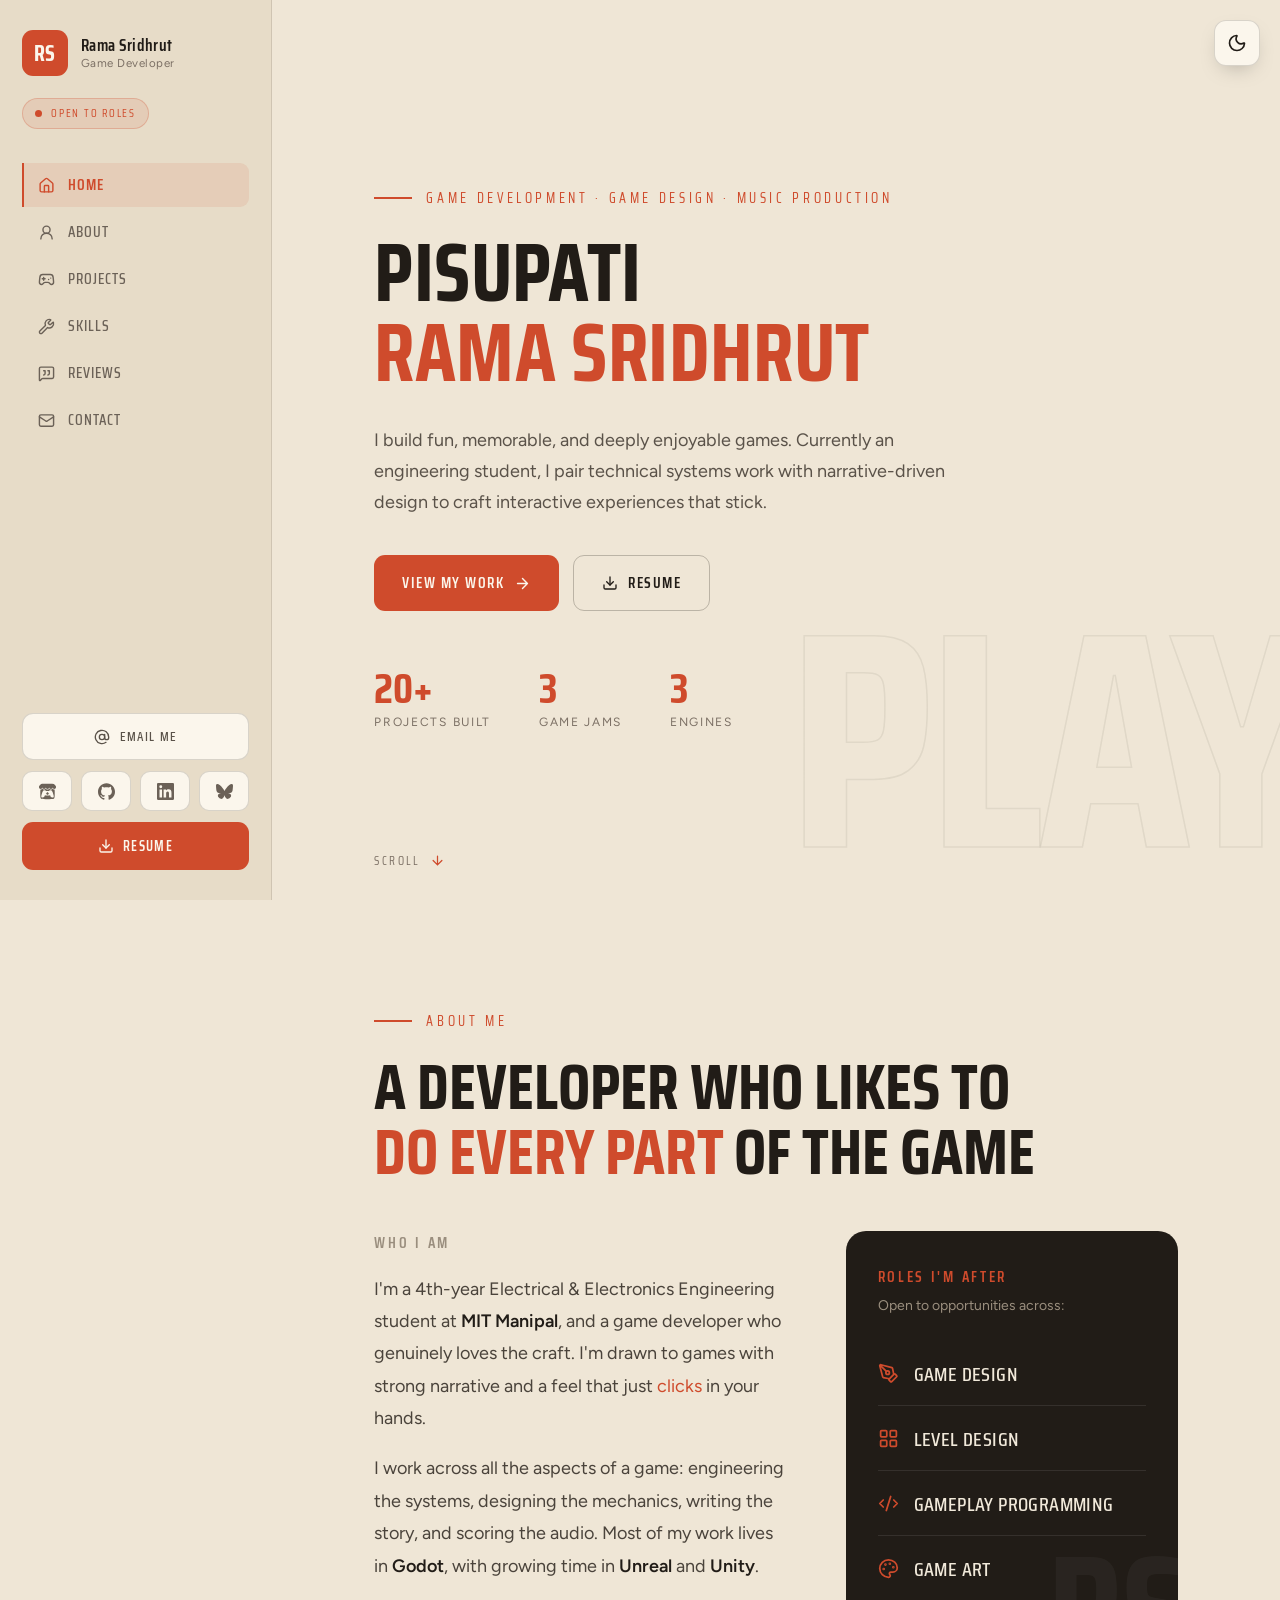
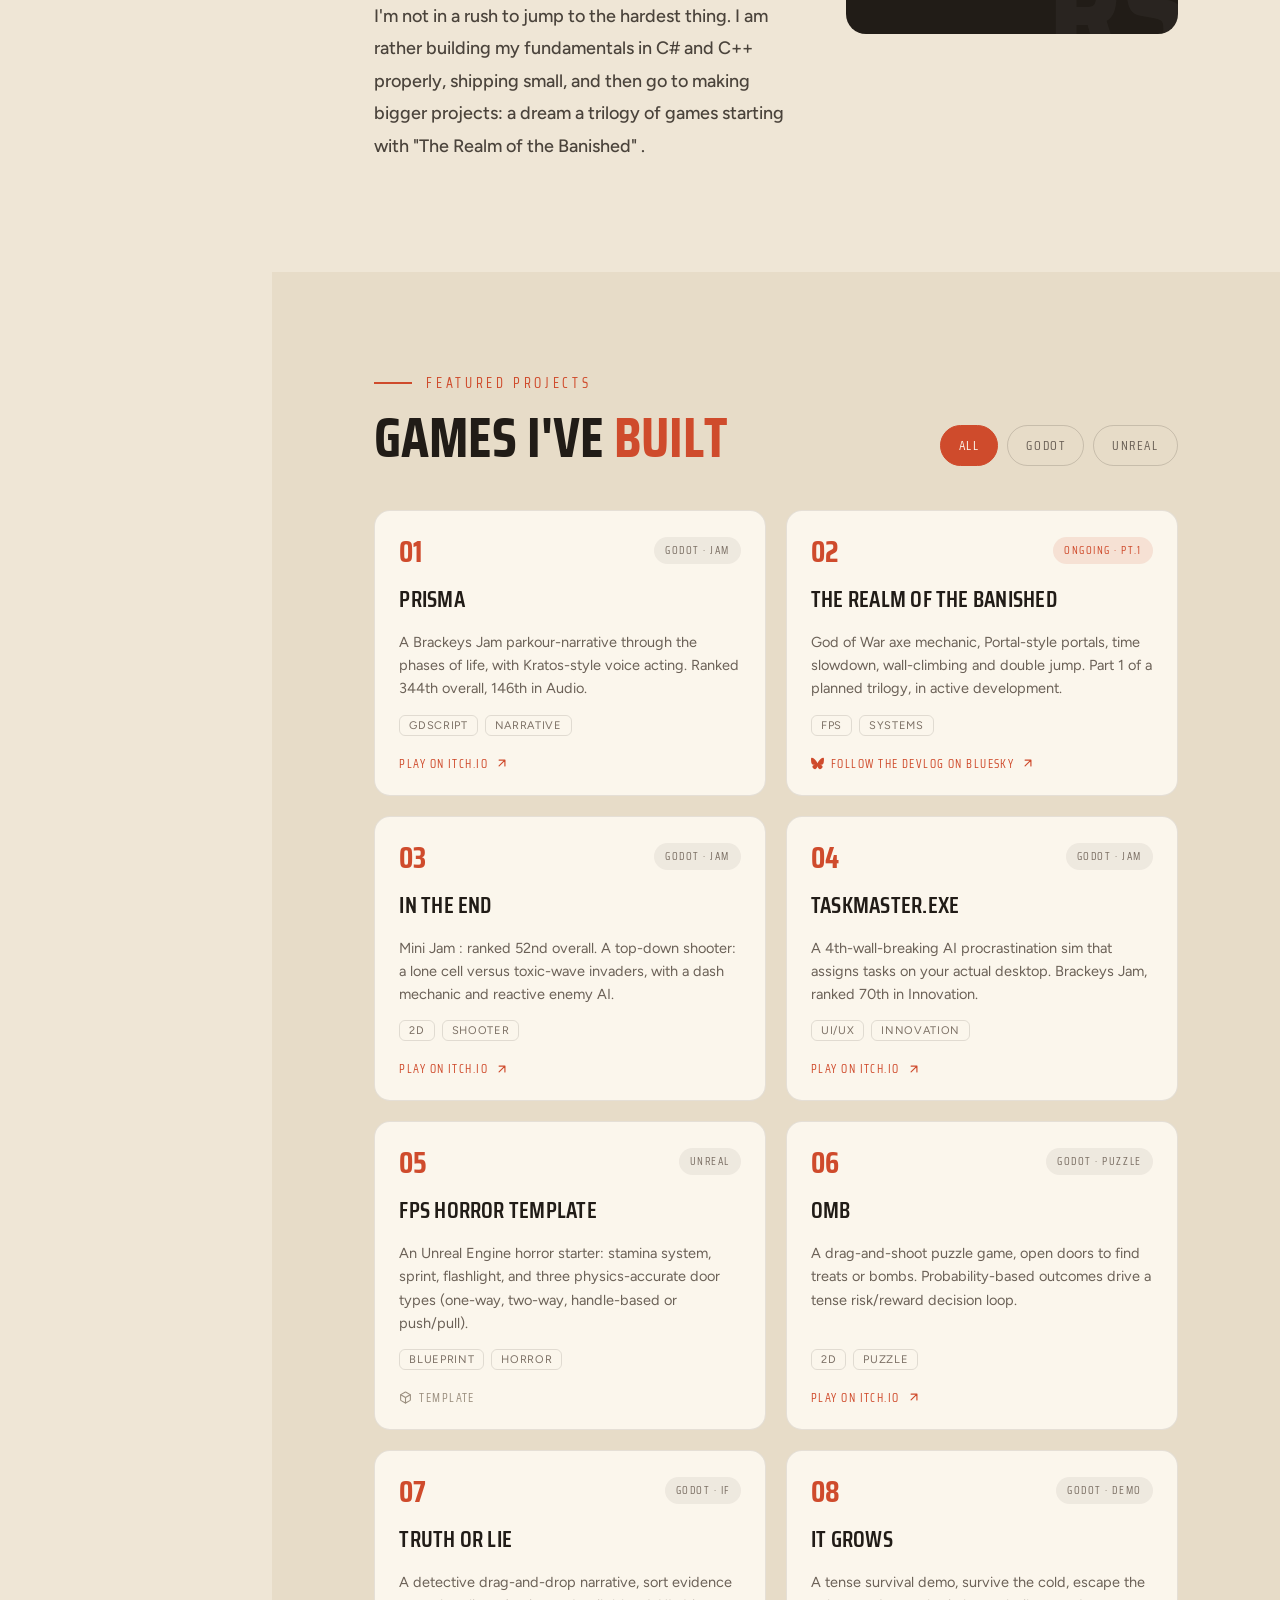
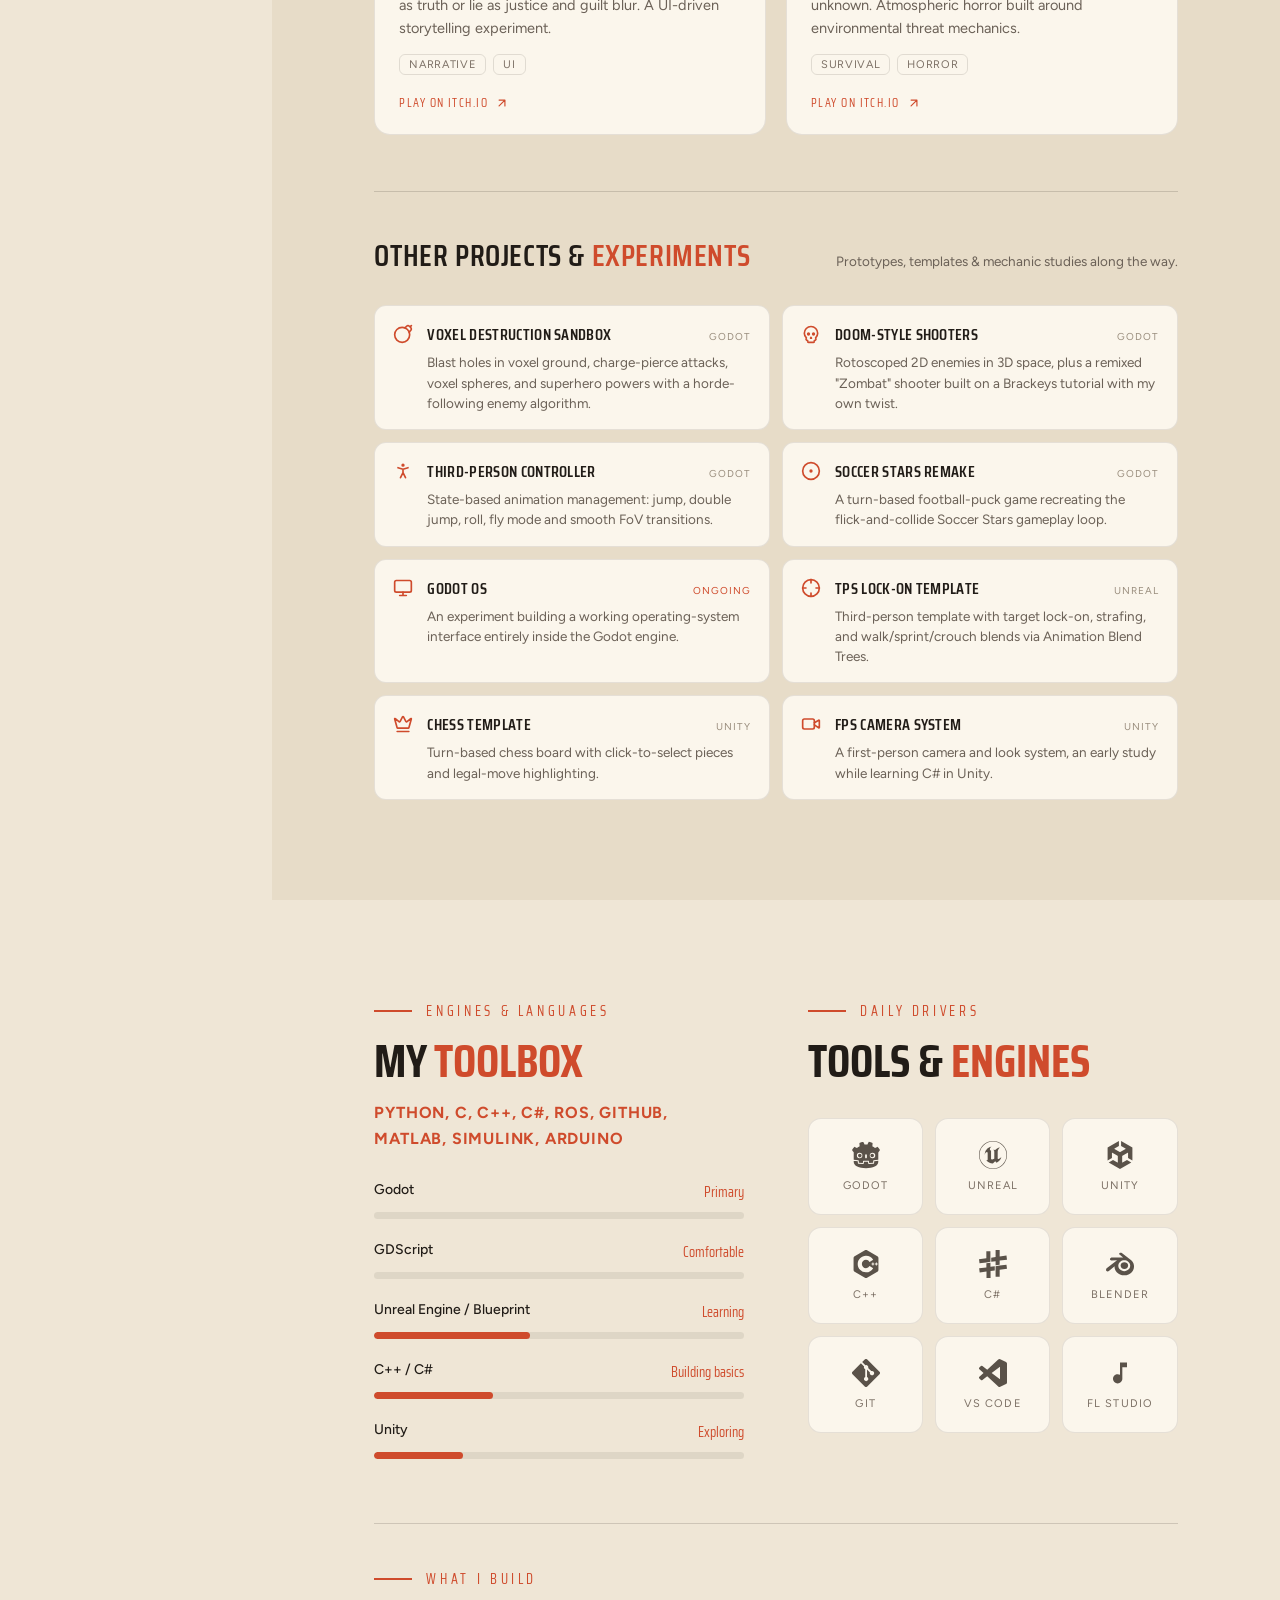
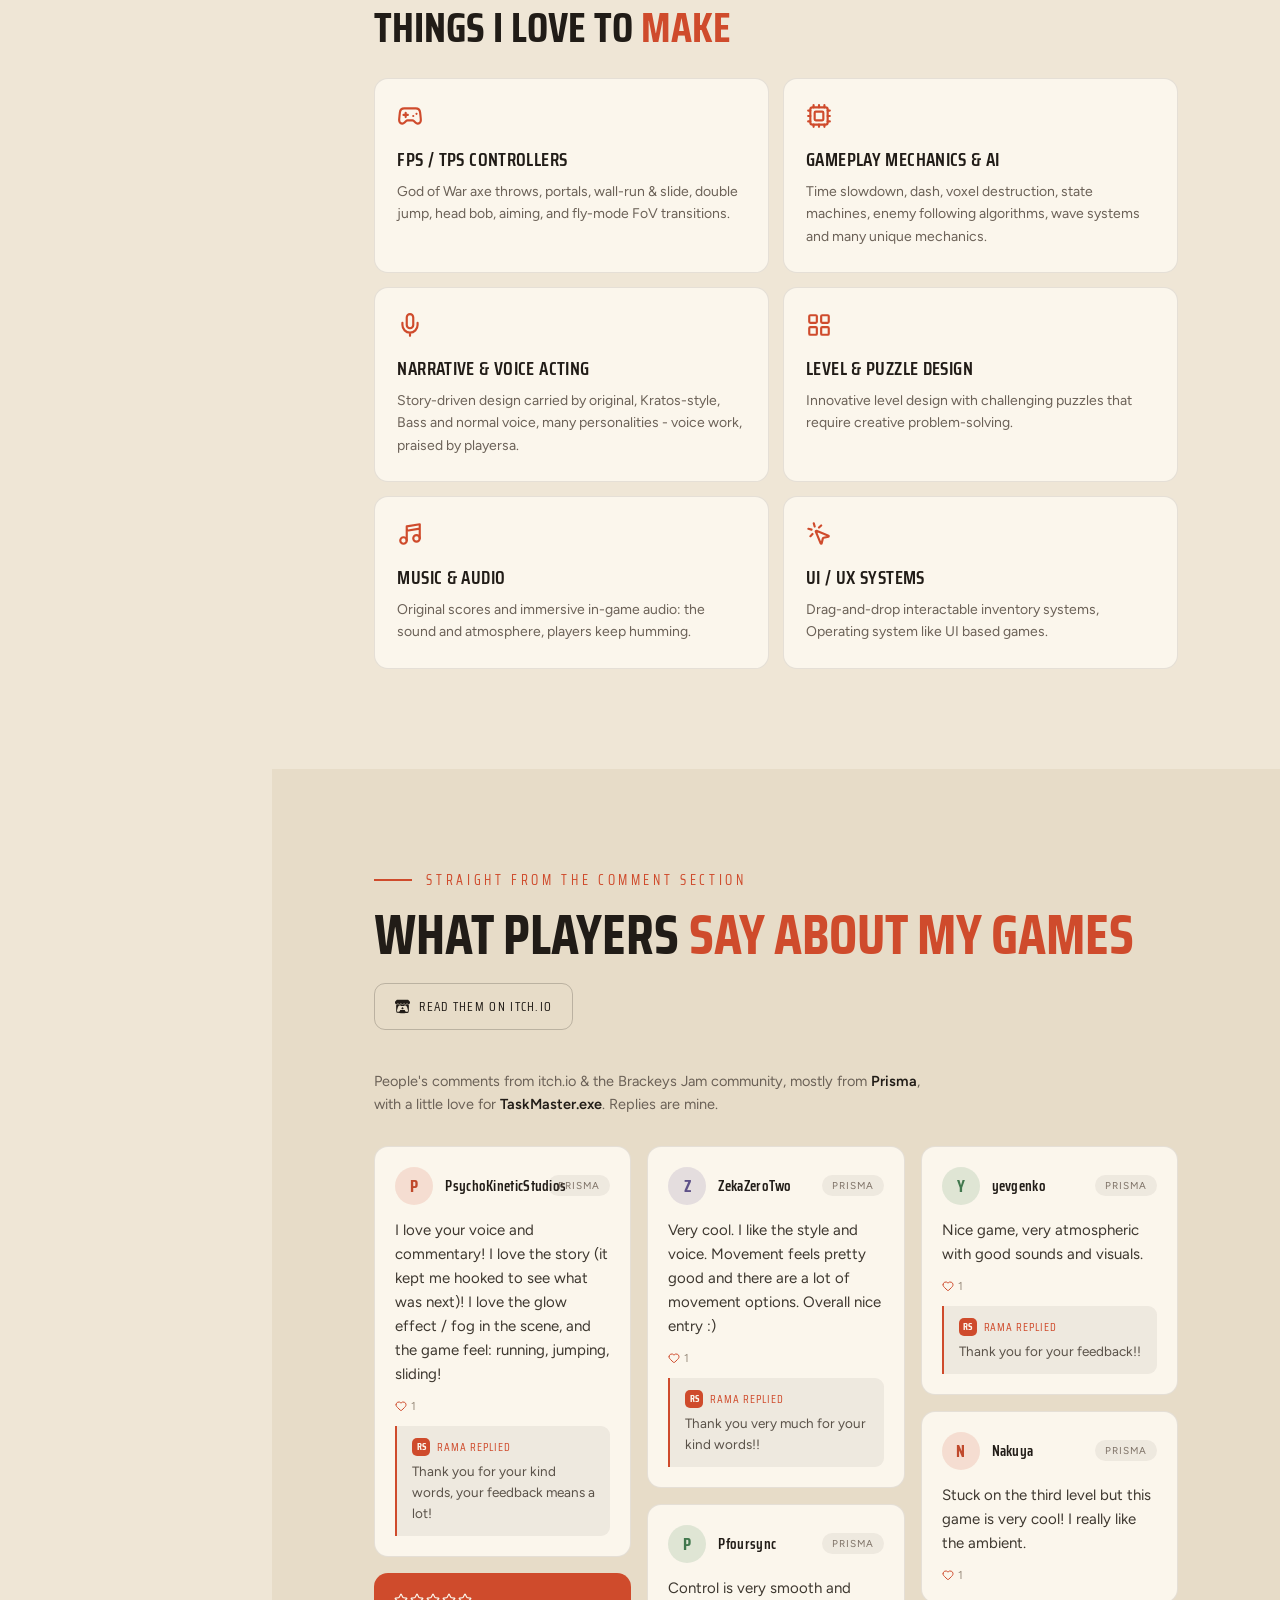
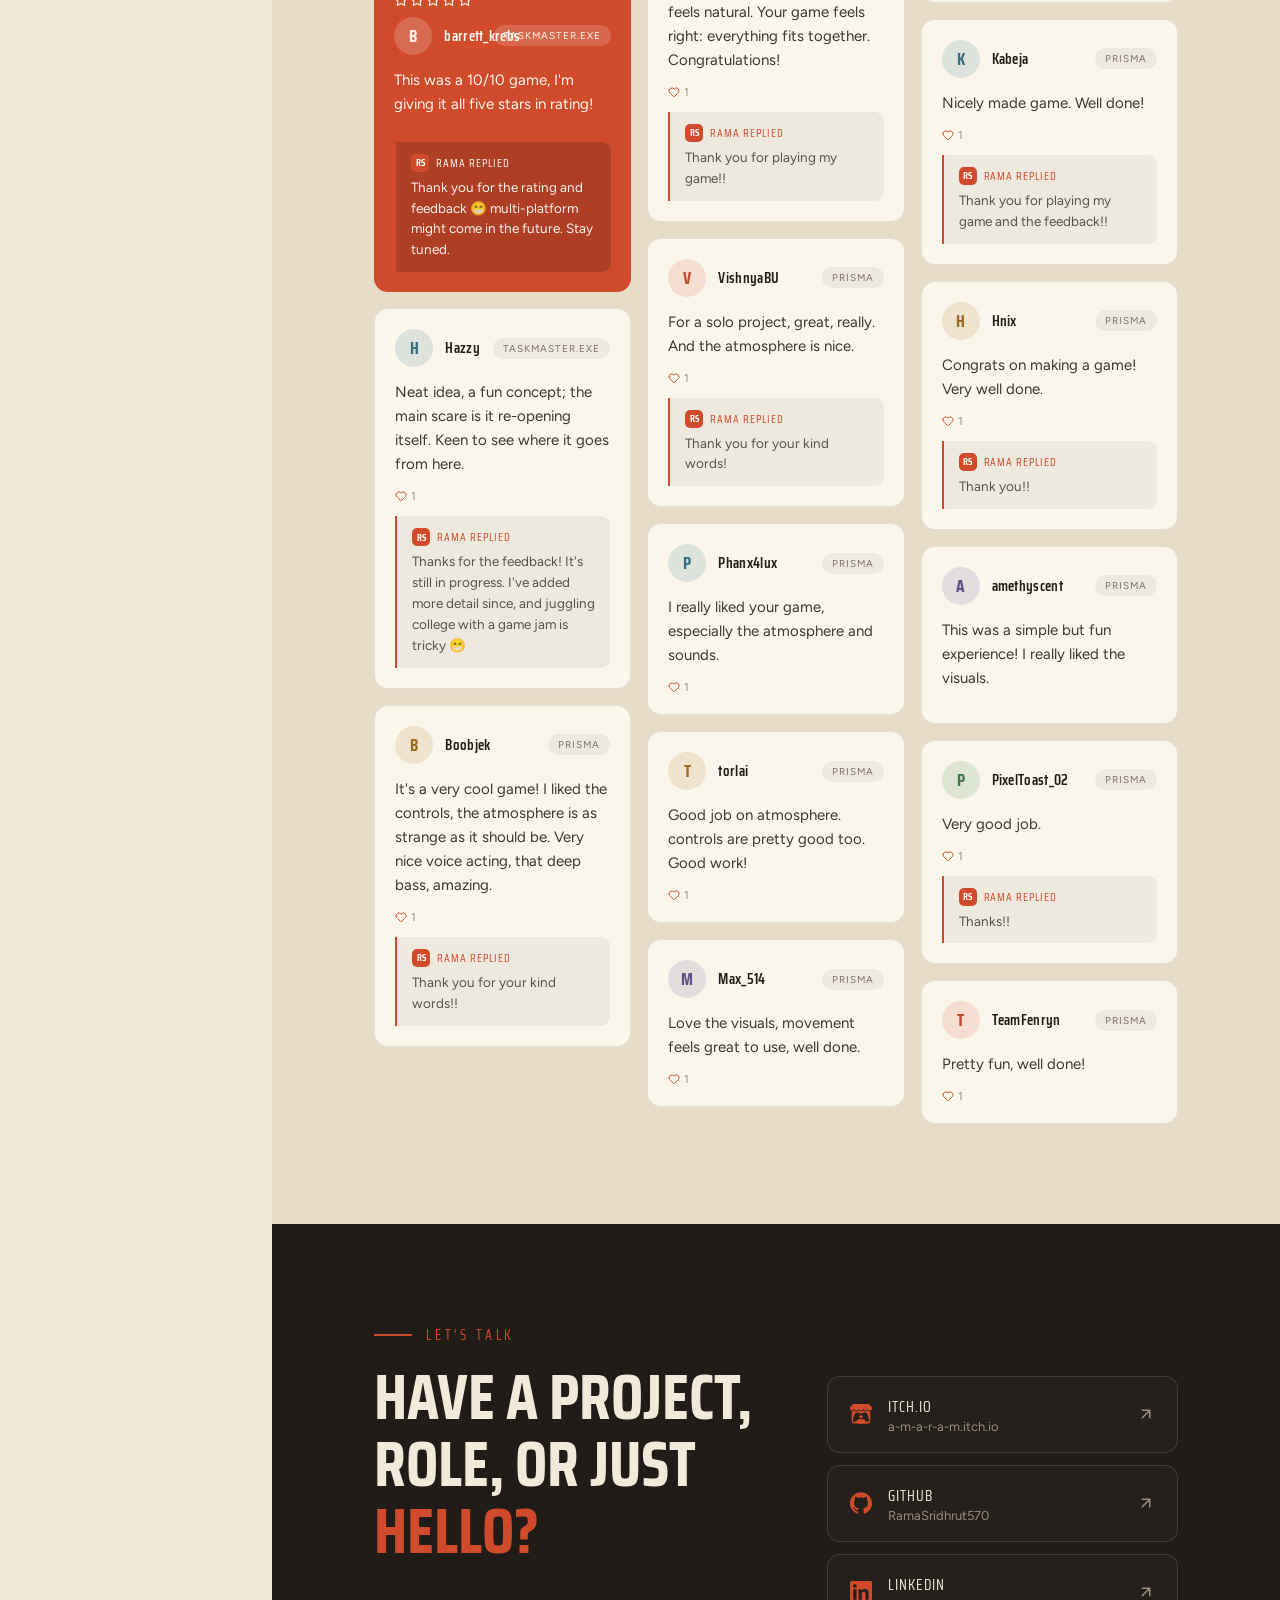
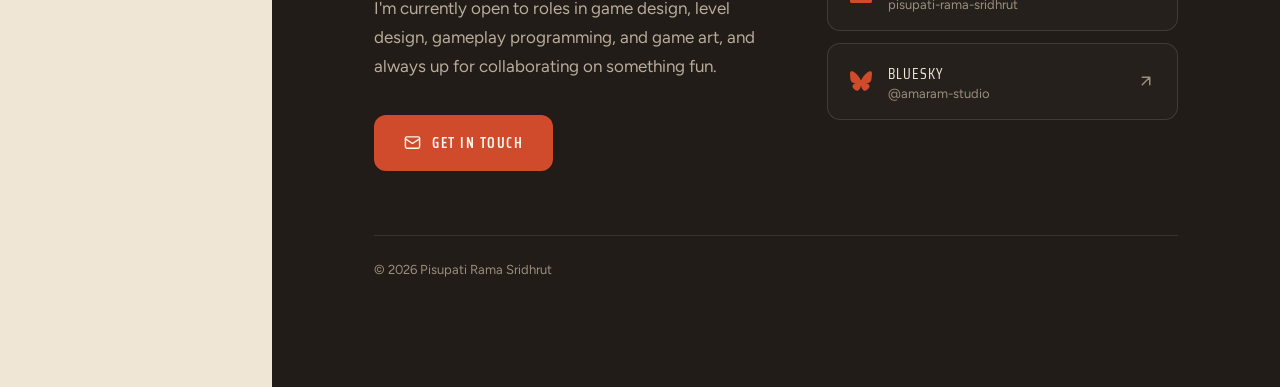
<file: index.html>
<!DOCTYPE html>
<html>

<head>
  <meta charset="utf-8">
  <meta name="viewport" content="width=device-width, initial-scale=1">


  <link rel="stylesheet" href="styles.css">

</head>

<body>



  <link rel="preconnect" href="https://fonts.googleapis.com">
  <link rel="preconnect" href="https://fonts.gstatic.com">



  <div style="font-family: 'Figtree', sans-serif; background: var(--bg); color: var(--text); min-height: 100vh;">
    <button data-theme-toggle="" aria-label="Toggle light and dark mode"
      style="position: fixed; top: 20px; right: 20px; z-index: 200; width: 46px; height: 46px; border-radius: 12px; border: 1px solid var(--border-3); background: var(--surface); color: var(--text); display: grid; place-items: center; cursor: pointer; box-shadow: 0 8px 22px -10px rgba(0,0,0,0.35); transition: background .35s ease, color .35s ease, border-color .35s ease, transform .2s ease;"
      style-hover="transform: translateY(-2px);">
      <svg data-icon-moon="" style="font-size: 20px;display:inline-block;vertical-align:-0.125em"
        xmlns="http://www.w3.org/2000/svg" width="1em" height="1em" viewBox="0 0 24 24" fill="currentColor"
        aria-hidden="true">
        <path fill="none" stroke="currentColor" stroke-linecap="round" stroke-linejoin="round" stroke-width="2"
          d="M20.985 12.486a9 9 0 1 1-9.473-9.472c.405-.022.617.46.402.803a6 6 0 0 0 8.268 8.268c.344-.215.825-.004.803.401">
        </path>
      </svg>
      <svg data-icon-sun="" style="font-size: 20px; display: none;display:inline-block;vertical-align:-0.125em"
        xmlns="http://www.w3.org/2000/svg" width="1em" height="1em" viewBox="0 0 24 24" fill="currentColor"
        aria-hidden="true">
        <g fill="none" stroke="currentColor" stroke-linecap="round" stroke-linejoin="round" stroke-width="2">
          <circle cx="12" cy="12" r="4"></circle>
          <path
            d="M12 2v2m0 16v2M4.93 4.93l1.41 1.41m11.32 11.32l1.41 1.41M2 12h2m16 0h2M6.34 17.66l-1.41 1.41M19.07 4.93l-1.41 1.41">
          </path>
        </g>
      </svg>
    </button>

    <!-- ===== SIDEBAR ===== -->
    <aside data-pf-side=""
      style="position: fixed; top: 0; left: 0; width: 272px; height: 100vh; background: var(--bg-alt); border-right: 1px solid var(--border-2); display: flex; flex-direction: column; padding: 30px 22px; z-index: 50;">
      <div>
        <a href="#hero" data-nav="" data-target="#hero"
          style="display: flex; align-items: center; gap: 13px; text-decoration: none; color: inherit; margin-bottom: 22px;">
          <span
            style="width: 46px; height: 46px; border-radius: 11px; background: var(--accent, #CF4B2C); color: #FBF6EC; display: grid; place-items: center; font-family: 'Saira Condensed', sans-serif; font-weight: 700; font-size: 22px; letter-spacing: 0.02em;">RS</span>
          <span style="display: flex; flex-direction: column; line-height: 1.15;">
            <span
              style="font-family: 'Saira Condensed', sans-serif; font-weight: 600; font-size: 17px; letter-spacing: 0.02em; white-space: nowrap;">Rama
              Sridhrut</span>
            <span style="font-size: 11.5px; color: var(--muted-3); letter-spacing: 0.04em; margin-top: 2px;">Game
              Developer</span>
          </span>
        </a>
        <div
          style="display: inline-flex; align-items: center; gap: 9px; padding: 6px 12px; border-radius: 999px; background: rgba(207,75,44,0.10); border: 1px solid rgba(207,75,44,0.25); margin-bottom: 30px;">
          <span
            style="width: 7px; height: 7px; border-radius: 50%; background: var(--accent, #CF4B2C); animation: pf-blink 2.2s infinite;"></span>
          <span
            style="font-family: 'Saira Condensed', sans-serif; font-size: 11px; letter-spacing: 0.16em; text-transform: uppercase; color: var(--accent, #CF4B2C);">Open
            to roles</span>
        </div>
      </div>

      <nav style="display: flex; flex-direction: column; gap: 3px; margin-top: 4px;">
        <a href="#hero" data-nav="" data-target="#hero"
          style="display: flex; align-items: center; gap: 13px; padding: 10px 14px; border-left: 2px solid transparent; border-radius: 0 9px 9px 0; color: var(--muted-2); text-decoration: none; font-family: 'Saira Condensed', sans-serif; font-weight: 500; font-size: 15px; letter-spacing: 0.07em; text-transform: uppercase; transition: color .25s, background .25s, border-color .25s, font-weight .2s;"
          style-hover="color: var(--text); background: var(--hairline);">
          <svg style="font-size: 17px;display:inline-block;vertical-align:-0.125em" xmlns="http://www.w3.org/2000/svg"
            width="1em" height="1em" viewBox="0 0 24 24" fill="currentColor" aria-hidden="true">
            <g fill="none" stroke="currentColor" stroke-linecap="round" stroke-linejoin="round" stroke-width="2">
              <path d="M15 21v-8a1 1 0 0 0-1-1h-4a1 1 0 0 0-1 1v8"></path>
              <path
                d="M3 10a2 2 0 0 1 .709-1.528l7-6a2 2 0 0 1 2.582 0l7 6A2 2 0 0 1 21 10v9a2 2 0 0 1-2 2H5a2 2 0 0 1-2-2z">
              </path>
            </g>
          </svg> Home
        </a>
        <a href="#about" data-nav="" data-target="#about"
          style="display: flex; align-items: center; gap: 13px; padding: 10px 14px; border-left: 2px solid transparent; border-radius: 0 9px 9px 0; color: var(--muted-2); text-decoration: none; font-family: 'Saira Condensed', sans-serif; font-weight: 500; font-size: 15px; letter-spacing: 0.07em; text-transform: uppercase; transition: color .25s, background .25s, border-color .25s, font-weight .2s;"
          style-hover="color: var(--text); background: var(--hairline);">
          <svg style="font-size: 17px;display:inline-block;vertical-align:-0.125em" xmlns="http://www.w3.org/2000/svg"
            width="1em" height="1em" viewBox="0 0 24 24" fill="currentColor" aria-hidden="true">
            <g fill="none" stroke="currentColor" stroke-linecap="round" stroke-linejoin="round" stroke-width="2">
              <circle cx="12" cy="8" r="5"></circle>
              <path d="M20 21a8 8 0 0 0-16 0"></path>
            </g>
          </svg> About
        </a>
        <a href="#projects" data-nav="" data-target="#projects"
          style="display: flex; align-items: center; gap: 13px; padding: 10px 14px; border-left: 2px solid transparent; border-radius: 0 9px 9px 0; color: var(--muted-2); text-decoration: none; font-family: 'Saira Condensed', sans-serif; font-weight: 500; font-size: 15px; letter-spacing: 0.07em; text-transform: uppercase; transition: color .25s, background .25s, border-color .25s, font-weight .2s;"
          style-hover="color: var(--text); background: var(--hairline);">
          <svg style="font-size: 17px;display:inline-block;vertical-align:-0.125em" xmlns="http://www.w3.org/2000/svg"
            width="1em" height="1em" viewBox="0 0 24 24" fill="currentColor" aria-hidden="true">
            <path fill="none" stroke="currentColor" stroke-linecap="round" stroke-linejoin="round" stroke-width="2"
              d="M6 11h4M8 9v4m7-1h.01M18 10h.01m-.69-5H6.68a4 4 0 0 0-3.978 3.59l-.017.152C2.604 9.416 2 14.456 2 16a3 3 0 0 0 3 3c1 0 1.5-.5 2-1l1.414-1.414A2 2 0 0 1 9.828 16h4.344a2 2 0 0 1 1.414.586L17 18c.5.5 1 1 2 1a3 3 0 0 0 3-3c0-1.545-.604-6.584-.685-7.258q-.01-.075-.017-.151A4 4 0 0 0 17.32 5">
            </path>
          </svg> Projects
        </a>
        <a href="#skills" data-nav="" data-target="#skills"
          style="display: flex; align-items: center; gap: 13px; padding: 10px 14px; border-left: 2px solid transparent; border-radius: 0 9px 9px 0; color: var(--muted-2); text-decoration: none; font-family: 'Saira Condensed', sans-serif; font-weight: 500; font-size: 15px; letter-spacing: 0.07em; text-transform: uppercase; transition: color .25s, background .25s, border-color .25s, font-weight .2s;"
          style-hover="color: var(--text); background: var(--hairline);">
          <svg style="font-size: 17px;display:inline-block;vertical-align:-0.125em" xmlns="http://www.w3.org/2000/svg"
            width="1em" height="1em" viewBox="0 0 24 24" fill="currentColor" aria-hidden="true">
            <path fill="none" stroke="currentColor" stroke-linecap="round" stroke-linejoin="round" stroke-width="2"
              d="M14.7 6.3a1 1 0 0 0 0 1.4l1.6 1.6a1 1 0 0 0 1.4 0l3.106-3.105c.32-.322.863-.22.983.218a6 6 0 0 1-8.259 7.057l-7.91 7.91a1 1 0 0 1-2.999-3l7.91-7.91a6 6 0 0 1 7.057-8.259c.438.12.54.662.219.984z">
            </path>
          </svg> Skills
        </a>
        <a href="#reviews" data-nav="" data-target="#reviews"
          style="display: flex; align-items: center; gap: 13px; padding: 10px 14px; border-left: 2px solid transparent; border-radius: 0 9px 9px 0; color: var(--muted-2); text-decoration: none; font-family: 'Saira Condensed', sans-serif; font-weight: 500; font-size: 15px; letter-spacing: 0.07em; text-transform: uppercase; transition: color .25s, background .25s, border-color .25s, font-weight .2s;"
          style-hover="color: var(--text); background: var(--hairline);">
          <svg style="font-size: 17px;display:inline-block;vertical-align:-0.125em" xmlns="http://www.w3.org/2000/svg"
            width="1em" height="1em" viewBox="0 0 24 24" fill="currentColor" aria-hidden="true">
            <g fill="none" stroke="currentColor" stroke-linecap="round" stroke-linejoin="round" stroke-width="2">
              <path d="M14 14a2 2 0 0 0 2-2V8h-2"></path>
              <path
                d="M22 17a2 2 0 0 1-2 2H6.828a2 2 0 0 0-1.414.586l-2.202 2.202A.71.71 0 0 1 2 21.286V5a2 2 0 0 1 2-2h16a2 2 0 0 1 2 2z">
              </path>
              <path d="M8 14a2 2 0 0 0 2-2V8H8"></path>
            </g>
          </svg> Reviews
        </a>
        <a href="#contact" data-nav="" data-target="#contact"
          style="display: flex; align-items: center; gap: 13px; padding: 10px 14px; border-left: 2px solid transparent; border-radius: 0 9px 9px 0; color: var(--muted-2); text-decoration: none; font-family: 'Saira Condensed', sans-serif; font-weight: 500; font-size: 15px; letter-spacing: 0.07em; text-transform: uppercase; transition: color .25s, background .25s, border-color .25s, font-weight .2s;"
          style-hover="color: var(--text); background: var(--hairline);">
          <svg style="font-size: 17px;display:inline-block;vertical-align:-0.125em" xmlns="http://www.w3.org/2000/svg"
            width="1em" height="1em" viewBox="0 0 24 24" fill="currentColor" aria-hidden="true">
            <g fill="none" stroke="currentColor" stroke-linecap="round" stroke-linejoin="round" stroke-width="2">
              <path d="m22 7l-8.991 5.727a2 2 0 0 1-2.009 0L2 7"></path>
              <rect width="20" height="16" x="2" y="4" rx="2"></rect>
            </g>
          </svg> Contact
        </a>
      </nav>

      <div style="margin-top: auto; display: flex; flex-direction: column; gap: 11px;">
        <a href="mailto:ramasridhrut.pisupati@gmail.com" data-email="" aria-label="Email"
          style="display: flex; align-items: center; justify-content: center; gap: 10px; width: 100%; padding: 12px; border-radius: 11px; color: var(--muted); border: 1px solid var(--border-3); background: var(--surface); text-decoration: none; font-family: 'Saira Condensed', sans-serif; font-weight: 500; font-size: 13px; letter-spacing: 0.1em; text-transform: uppercase; transition: color .25s, border-color .25s, background .25s;"
          style-hover="color: var(--accent, #CF4B2C); border-color: var(--accent, #CF4B2C); background: var(--surface);">
          <svg style="font-size: 16px;display:inline-block;vertical-align:-0.125em" xmlns="http://www.w3.org/2000/svg"
            width="1em" height="1em" viewBox="0 0 24 24" fill="currentColor" aria-hidden="true">
            <g fill="none" stroke="currentColor" stroke-linecap="round" stroke-linejoin="round" stroke-width="2">
              <circle cx="12" cy="12" r="4"></circle>
              <path d="M16 8v5a3 3 0 0 0 6 0v-1a10 10 0 1 0-4 8"></path>
            </g>
          </svg> Email me
        </a>
        <div style="display: flex; gap: 9px;">
          <a href="https://a-m-a-r-a-m.itch.io" target="_blank" rel="noopener" aria-label="itch.io"
            style="flex: 1; height: 40px; border-radius: 10px; display: grid; place-items: center; color: var(--muted-2); border: 1px solid var(--border-3); background: var(--surface); text-decoration: none; transition: color .25s, border-color .25s, transform .25s;"
            style-hover="color: var(--accent, #CF4B2C); border-color: var(--accent, #CF4B2C); transform: translateY(-2px);">
            <svg style="font-size: 17px;display:inline-block;vertical-align:-0.125em" xmlns="http://www.w3.org/2000/svg"
              width="1em" height="1em" viewBox="0 0 24 24" fill="currentColor" aria-hidden="true">
              <path fill="currentColor"
                d="M3.13 1.338C2.08 1.96.02 4.328 0 4.95v1.03c0 1.303 1.22 2.45 2.325 2.45c1.33 0 2.436-1.102 2.436-2.41c0 1.308 1.07 2.41 2.4 2.41c1.328 0 2.362-1.102 2.362-2.41c0 1.308 1.137 2.41 2.466 2.41h.024c1.33 0 2.466-1.102 2.466-2.41c0 1.308 1.034 2.41 2.363 2.41c1.33 0 2.4-1.102 2.4-2.41c0 1.308 1.106 2.41 2.435 2.41C22.78 8.43 24 7.282 24 5.98V4.95c-.02-.62-2.082-2.99-3.13-3.612c-3.253-.114-5.508-.134-8.87-.133c-3.362 0-7.945.053-8.87.133m6.376 6.477a2.7 2.7 0 0 1-.468.602c-.5.49-1.19.795-1.947.795a2.8 2.8 0 0 1-1.95-.795a2.6 2.6 0 0 1-.446-.59a2.8 2.8 0 0 1-.486.59a2.8 2.8 0 0 1-1.95.795a.8.8 0 0 1-.264-.052a40 40 0 0 0-.168 2.95v.005l-.006 1.167c.02 2.334-.23 7.564 1.03 8.85c1.952.454 5.545.662 9.15.663c3.605 0 7.198-.21 9.15-.664c1.26-1.284 1.01-6.514 1.03-8.848l-.006-1.167v-.004a40 40 0 0 0-.168-2.95a.9.9 0 0 1-.263.052a2.8 2.8 0 0 1-1.95-.795a2.7 2.7 0 0 1-.486-.59c-.127.22-.265.412-.447.59a2.8 2.8 0 0 1-1.95.794c-.76 0-1.446-.303-1.948-.793a2.7 2.7 0 0 1-.468-.602a2.7 2.7 0 0 1-.463.602a2.8 2.8 0 0 1-1.95.794h-.16a2.8 2.8 0 0 1-1.95-.793a2.7 2.7 0 0 1-.464-.602zm-2.004 2.59v.002c.795.002 1.5 0 2.373.953A20 20 0 0 1 12 11.253c.72 0 1.438.035 2.125.107c.873-.953 1.578-.95 2.372-.953c.376 0 1.876 0 2.92 2.934l1.123 4.028c.832 2.995-.266 3.068-1.636 3.07c-2.03-.075-3.156-1.55-3.156-3.025c-1.124.184-2.436.276-3.748.277c-1.312 0-2.624-.093-3.748-.277c0 1.475-1.125 2.95-3.156 3.026c-1.37-.004-2.468-.077-1.636-3.072l1.122-4.027c1.045-2.934 2.545-2.934 2.92-2.934zM12 12.714c-.002.002-2.14 1.964-2.523 2.662l1.4-.056v1.22c0 .056.56.033 1.123.007c.562.026 1.124.05 1.124-.008v-1.22l1.4.055C14.138 14.677 12 12.713 12 12.713z">
              </path>
            </svg>
          </a>
          <a href="https://github.com/RamaSridhrut570" data-social-github="" target="_blank" rel="noopener"
            aria-label="GitHub"
            style="flex: 1; height: 40px; border-radius: 10px; display: grid; place-items: center; color: var(--muted-2); border: 1px solid var(--border-3); background: var(--surface); text-decoration: none; transition: color .25s, border-color .25s, transform .25s;"
            style-hover="color: var(--accent, #CF4B2C); border-color: var(--accent, #CF4B2C); transform: translateY(-2px);">
            <svg style="font-size: 17px;display:inline-block;vertical-align:-0.125em" xmlns="http://www.w3.org/2000/svg"
              width="1em" height="1em" viewBox="0 0 24 24" fill="currentColor" aria-hidden="true">
              <path fill="currentColor"
                d="M12 .297c-6.63 0-12 5.373-12 12c0 5.303 3.438 9.8 8.205 11.385c.6.113.82-.258.82-.577c0-.285-.01-1.04-.015-2.04c-3.338.724-4.042-1.61-4.042-1.61C4.422 18.07 3.633 17.7 3.633 17.7c-1.087-.744.084-.729.084-.729c1.205.084 1.838 1.236 1.838 1.236c1.07 1.835 2.809 1.305 3.495.998c.108-.776.417-1.305.76-1.605c-2.665-.3-5.466-1.332-5.466-5.93c0-1.31.465-2.38 1.235-3.22c-.135-.303-.54-1.523.105-3.176c0 0 1.005-.322 3.3 1.23c.96-.267 1.98-.399 3-.405c1.02.006 2.04.138 3 .405c2.28-1.552 3.285-1.23 3.285-1.23c.645 1.653.24 2.873.12 3.176c.765.84 1.23 1.91 1.23 3.22c0 4.61-2.805 5.625-5.475 5.92c.42.36.81 1.096.81 2.22c0 1.606-.015 2.896-.015 3.286c0 .315.21.69.825.57C20.565 22.092 24 17.592 24 12.297c0-6.627-5.373-12-12-12">
              </path>
            </svg>
          </a>
          <a href="https://www.linkedin.com/in/pisupati-rama-sridhrut/" data-social-linkedin="" target="_blank"
            rel="noopener" aria-label="LinkedIn"
            style="flex: 1; height: 40px; border-radius: 10px; display: grid; place-items: center; color: var(--muted-2); border: 1px solid var(--border-3); background: var(--surface); text-decoration: none; transition: color .25s, border-color .25s, transform .25s;"
            style-hover="color: var(--accent, #CF4B2C); border-color: var(--accent, #CF4B2C); transform: translateY(-2px);">
            <svg style="font-size: 17px;display:inline-block;vertical-align:-0.125em" xmlns="http://www.w3.org/2000/svg"
              width="1em" height="1em" viewBox="0 0 24 24" fill="currentColor" aria-hidden="true">
              <path fill="currentColor"
                d="M20.447 20.452h-3.554v-5.569c0-1.328-.027-3.037-1.852-3.037c-1.853 0-2.136 1.445-2.136 2.939v5.667H9.351V9h3.414v1.561h.046c.477-.9 1.637-1.85 3.37-1.85c3.601 0 4.267 2.37 4.267 5.455v6.286zM5.337 7.433a2.06 2.06 0 0 1-2.063-2.065a2.064 2.064 0 1 1 2.063 2.065m1.782 13.019H3.555V9h3.564zM22.225 0H1.771C.792 0 0 .774 0 1.729v20.542C0 23.227.792 24 1.771 24h20.451C23.2 24 24 23.227 24 22.271V1.729C24 .774 23.2 0 22.222 0z">
              </path>
            </svg>
          </a>
          <a href="https://bsky.app/profile/amaram-studio.bsky.social" data-social-bluesky="" target="_blank"
            rel="noopener" aria-label="Bluesky"
            style="flex: 1; height: 40px; border-radius: 10px; display: grid; place-items: center; color: var(--muted-2); border: 1px solid var(--border-3); background: var(--surface); text-decoration: none; transition: color .25s, border-color .25s, transform .25s;"
            style-hover="color: var(--accent, #CF4B2C); border-color: var(--accent, #CF4B2C); transform: translateY(-2px);">
            <svg style="font-size: 17px;display:inline-block;vertical-align:-0.125em" xmlns="http://www.w3.org/2000/svg"
              width="1em" height="1em" viewBox="0 0 24 24" fill="currentColor" aria-hidden="true">
              <path fill="currentColor"
                d="M5.202 2.857C7.954 4.922 10.913 9.11 12 11.358c1.087-2.247 4.046-6.436 6.798-8.501C20.783 1.366 24 .213 24 3.883c0 .732-.42 6.156-.667 7.037c-.856 3.061-3.978 3.842-6.755 3.37c4.854.826 6.089 3.562 3.422 6.299c-5.065 5.196-7.28-1.304-7.847-2.97c-.104-.305-.152-.448-.153-.327c0-.121-.05.022-.153.327c-.568 1.666-2.782 8.166-7.847 2.97c-2.667-2.737-1.432-5.473 3.422-6.3c-2.777.473-5.899-.308-6.755-3.369C.42 10.04 0 4.615 0 3.883c0-3.67 3.217-2.517 5.202-1.026">
              </path>
            </svg>
          </a>
        </div>
        <a href="https://drive.google.com/file/d/1IjnnaI1t8ktFFagnP9eGmb7pxDOydeFk/view?usp=sharing" data-resume=""
          target="_blank" rel="noopener"
          style="display: flex; align-items: center; justify-content: center; gap: 9px; padding: 13px; border-radius: 11px; background: var(--accent, #CF4B2C); color: #FBF6EC; text-decoration: none; font-family: 'Saira Condensed', sans-serif; font-weight: 600; font-size: 14px; letter-spacing: 0.1em; text-transform: uppercase; transition: background .25s, transform .25s;"
          style-hover="background: color-mix(in srgb, var(--accent, #CF4B2C), #000 16%); transform: translateY(-2px);">
          <svg style="font-size: 16px;display:inline-block;vertical-align:-0.125em" xmlns="http://www.w3.org/2000/svg"
            width="1em" height="1em" viewBox="0 0 24 24" fill="currentColor" aria-hidden="true">
            <g fill="none" stroke="currentColor" stroke-linecap="round" stroke-linejoin="round" stroke-width="2">
              <path d="M12 15V3m9 12v4a2 2 0 0 1-2 2H5a2 2 0 0 1-2-2v-4"></path>
              <path d="m7 10l5 5l5-5"></path>
            </g>
          </svg> Resume
        </a>
      </div>
    </aside>

    <!-- ===== MAIN ===== -->
    <main data-pf-main="" style="margin-left: 272px;">

      <!-- HERO -->
      <section id="hero" data-screen-label="Hero"
        style="position: relative; min-height: 100vh; display: flex; flex-direction: column; justify-content: center; padding: 96px 8vw 80px; overflow: hidden; scroll-margin-top: 0;">
        <span data-parallax=""
          style="position: absolute; right: -2vw; bottom: 4vh; font-family: 'Saira Condensed', sans-serif; font-weight: 700; font-size: clamp(140px, 24vw, 360px); line-height: 0.8; color: transparent; -webkit-text-stroke: 1.5px var(--ghost); letter-spacing: -0.02em; pointer-events: none; user-select: none; z-index: 0; white-space: nowrap;">PLAY</span>
        <div style="position: relative; z-index: 1; max-width: 880px;">
          <p data-reveal=""
            style="display: flex; align-items: center; gap: 14px; font-family: 'Saira Condensed', sans-serif; font-size: 14px; letter-spacing: 0.26em; text-transform: uppercase; color: var(--accent, #CF4B2C); margin: 0 0 24px;">
            <span style="width: 38px; height: 2px; background: var(--accent, #CF4B2C);"></span>Game Development · Game
            Design · Music Production
          </p>
          <h1 data-reveal="" data-reveal-delay="60"
            style="font-family: 'Saira Condensed', sans-serif; font-weight: 700; font-size: clamp(46px, 6.4vw, 92px); line-height: 0.98; letter-spacing: 0.005em; text-transform: uppercase; margin: 0 0 32px; color: var(--text);">
            Pisupati<br><span style="color: var(--accent, #CF4B2C);">Rama Sridhrut</span>
          </h1>
          <p data-reveal="" data-reveal-delay="120"
            style="font-size: 18px; line-height: 1.7; color: var(--muted); max-width: 580px; margin: 0 0 38px;">
            I build fun, memorable, and deeply enjoyable games. Currently an engineering student, I pair technical
            systems work with narrative-driven design to craft interactive experiences that stick.
          </p>
          <div data-reveal="" data-reveal-delay="180"
            style="display: flex; flex-wrap: wrap; gap: 14px; margin-bottom: 56px;">
            <a href="#projects"
              style="display: inline-flex; align-items: center; gap: 10px; padding: 15px 28px; background: var(--accent, #CF4B2C); color: #FBF6EC; text-decoration: none; border-radius: 11px; font-family: 'Saira Condensed', sans-serif; font-weight: 600; font-size: 15px; letter-spacing: 0.1em; text-transform: uppercase; transition: background .25s, transform .25s;"
              style-hover="background: color-mix(in srgb, var(--accent, #CF4B2C), #000 16%); transform: translateY(-2px);">
              View my work <svg style="font-size: 17px;display:inline-block;vertical-align:-0.125em"
                xmlns="http://www.w3.org/2000/svg" width="1em" height="1em" viewBox="0 0 24 24" fill="currentColor"
                aria-hidden="true">
                <path fill="none" stroke="currentColor" stroke-linecap="round" stroke-linejoin="round" stroke-width="2"
                  d="M5 12h14m-7-7l7 7l-7 7"></path>
              </svg>
            </a>
            <a href="https://drive.google.com/file/d/1IjnnaI1t8ktFFagnP9eGmb7pxDOydeFk/view?usp=sharing" data-resume=""
              target="_blank" rel="noopener"
              style="display: inline-flex; align-items: center; gap: 10px; padding: 15px 28px; background: transparent; color: var(--text); text-decoration: none; border: 1px solid rgba(33,28,23,0.25); border-radius: 11px; font-family: 'Saira Condensed', sans-serif; font-weight: 600; font-size: 15px; letter-spacing: 0.1em; text-transform: uppercase; transition: border-color .25s, color .25s;"
              style-hover="border-color: var(--accent, #CF4B2C); color: var(--accent, #CF4B2C);">
              <svg style="font-size: 16px;display:inline-block;vertical-align:-0.125em"
                xmlns="http://www.w3.org/2000/svg" width="1em" height="1em" viewBox="0 0 24 24" fill="currentColor"
                aria-hidden="true">
                <g fill="none" stroke="currentColor" stroke-linecap="round" stroke-linejoin="round" stroke-width="2">
                  <path d="M12 15V3m9 12v4a2 2 0 0 1-2 2H5a2 2 0 0 1-2-2v-4"></path>
                  <path d="m7 10l5 5l5-5"></path>
                </g>
              </svg> Resume
            </a>
          </div>
          <div data-reveal="" data-reveal-delay="240" style="display: flex; flex-wrap: wrap; gap: 48px;">
            <div>
              <p
                style="font-family: 'Saira Condensed', sans-serif; font-weight: 700; font-size: 42px; line-height: 1; color: var(--accent, #CF4B2C); margin: 0;">
                20+</p>
              <p
                style="font-size: 12px; letter-spacing: 0.14em; text-transform: uppercase; color: var(--muted-3); margin: 6px 0 0;">
                Projects built</p>
            </div>
            <div>
              <p
                style="font-family: 'Saira Condensed', sans-serif; font-weight: 700; font-size: 42px; line-height: 1; color: var(--accent, #CF4B2C); margin: 0;">
                3</p>
              <p
                style="font-size: 12px; letter-spacing: 0.14em; text-transform: uppercase; color: var(--muted-3); margin: 6px 0 0;">
                Game jams</p>
            </div>
            <div>
              <p
                style="font-family: 'Saira Condensed', sans-serif; font-weight: 700; font-size: 42px; line-height: 1; color: var(--accent, #CF4B2C); margin: 0;">
                3</p>
              <p
                style="font-size: 12px; letter-spacing: 0.14em; text-transform: uppercase; color: var(--muted-3); margin: 6px 0 0;">
                Engines</p>
            </div>
          </div>
        </div>
        <a href="#about"
          style="position: absolute; bottom: 30px; left: 8vw; display: inline-flex; align-items: center; gap: 9px; color: var(--muted-3); text-decoration: none; font-family: 'Saira Condensed', sans-serif; font-size: 12px; letter-spacing: 0.2em; text-transform: uppercase; z-index: 1;">
          Scroll <svg
            style="font-size: 15px; color: var(--accent, #CF4B2C); animation: pf-bob 2.4s ease-in-out infinite;display:inline-block;vertical-align:-0.125em"
            xmlns="http://www.w3.org/2000/svg" width="1em" height="1em" viewBox="0 0 24 24" fill="currentColor"
            aria-hidden="true">
            <path fill="none" stroke="currentColor" stroke-linecap="round" stroke-linejoin="round" stroke-width="2"
              d="M12 5v14m7-7l-7 7l-7-7"></path>
          </svg>
        </a>
      </section>

      <!-- ABOUT -->
      <section id="about" data-screen-label="About" style="padding: 110px 8vw; scroll-margin-top: 0;">
        <div style="max-width: 1180px;">
          <p data-reveal=""
            style="display: flex; align-items: center; gap: 14px; font-family: 'Saira Condensed', sans-serif; font-size: 14px; letter-spacing: 0.26em; text-transform: uppercase; color: var(--accent, #CF4B2C); margin: 0 0 22px;">
            <span style="width: 38px; height: 2px; background: var(--accent, #CF4B2C);"></span> About me
          </p>
          <h2 data-reveal="" data-reveal-delay="60"
            style="font-family: 'Saira Condensed', sans-serif; font-weight: 700; font-size: clamp(34px, 5vw, 64px); line-height: 1.02; text-transform: uppercase; margin: 0 0 18px; color: var(--text); max-width: 900px; text-wrap: balance;">
            A developer who likes to <span style="color: var(--accent, #CF4B2C);">do every part</span> of the game
          </h2>

          <div
            style="display: grid; grid-template-columns: 1.25fr 1fr; gap: 56px; margin-top: 46px; align-items: start;">
            <!-- WHO I AM -->
            <div>
              <h3 data-reveal=""
                style="font-family: 'Saira Condensed', sans-serif; font-weight: 600; font-size: 15px; letter-spacing: 0.18em; text-transform: uppercase; color: var(--faint); margin: 0 0 18px;">
                Who I am</h3>
              <p data-reveal="" data-reveal-delay="60"
                style="font-size: 18px; line-height: 1.8; color: var(--text-3); margin: 0 0 18px;">
                I'm a 4th-year Electrical &amp; Electronics Engineering student at <strong
                  style="color: var(--text); font-weight: 600;">MIT Manipal</strong>, and a game developer who
                genuinely loves the craft. I'm drawn to games with strong narrative and a feel that just <em
                  style="color: var(--accent, #CF4B2C); font-style: normal;">clicks</em> in your hands.
              </p>
              <p data-reveal="" data-reveal-delay="100"
                style="font-size: 18px; line-height: 1.8; color: var(--text-3); margin: 0 0 18px;">
                I work across all the aspects of a game: engineering the systems, designing the mechanics, writing the
                story, and scoring the audio. Most of my work lives in <strong
                  style="color: var(--text); font-weight: 600;">Godot</strong>, with growing time in <strong
                  style="color: var(--text); font-weight: 600;">Unreal</strong> and <strong
                  style="color: var(--text); font-weight: 600;">Unity</strong>.
              </p>
              <p data-reveal="" data-reveal-delay="140"
                style="font-size: 18px; line-height: 1.8; color: var(--text-3); margin: 0; font-weight: 500">
                I'm not in a rush to jump to the hardest thing. I am rather building my fundamentals in C# and C++
                properly, shipping small, and then go to making bigger projects: a dream a trilogy of games starting
                with "The Realm of the Banished"&nbsp;.
              </p>


            </div>

            <!-- ROLES I WANT -->
            <div data-reveal="" data-reveal-delay="80"
              style="background: var(--panel); border-radius: 20px; padding: 34px 32px; position: relative; overflow: hidden;">
              <span
                style="position: absolute; right: -10px; bottom: -28px; font-family: 'Saira Condensed', sans-serif; font-weight: 700; font-size: 150px; line-height: 0.7; color: rgba(255,255,255,0.04); pointer-events: none;">RS</span>
              <h3
                style="font-family: 'Saira Condensed', sans-serif; font-weight: 600; font-size: 15px; letter-spacing: 0.18em; text-transform: uppercase; color: var(--accent, #CF4B2C); margin: 0 0 6px;">
                Roles I'm after</h3>
              <p style="font-size: 14px; line-height: 1.6; color: var(--faint); margin: 0 0 26px;">Open to
                opportunities across:</p>
              <div style="display: flex; flex-direction: column; gap: 2px; position: relative; z-index: 1;">
                <div
                  style="display: flex; align-items: center; gap: 15px; padding: 15px 0; border-bottom: 1px solid rgba(255,255,255,0.09);">
                  <svg
                    style="font-size: 21px; color: var(--accent, #CF4B2C);display:inline-block;vertical-align:-0.125em"
                    xmlns="http://www.w3.org/2000/svg" width="1em" height="1em" viewBox="0 0 24 24" fill="currentColor"
                    aria-hidden="true">
                    <g fill="none" stroke="currentColor" stroke-linecap="round" stroke-linejoin="round"
                      stroke-width="2">
                      <path
                        d="M15.707 21.293a1 1 0 0 1-1.414 0l-1.586-1.586a1 1 0 0 1 0-1.414l5.586-5.586a1 1 0 0 1 1.414 0l1.586 1.586a1 1 0 0 1 0 1.414z">
                      </path>
                      <path
                        d="m18 13l-1.375-6.874a1 1 0 0 0-.746-.776L3.235 2.028a1 1 0 0 0-1.207 1.207L5.35 15.879a1 1 0 0 0 .776.746L13 18M2.3 2.3l7.286 7.286">
                      </path>
                      <circle cx="11" cy="11" r="2"></circle>
                    </g>
                  </svg>
                  <span
                    style="font-family: 'Saira Condensed', sans-serif; font-weight: 500; font-size: 20px; letter-spacing: 0.02em; text-transform: uppercase; color: #F1E9DA;">Game
                    Design</span>
                </div>
                <div
                  style="display: flex; align-items: center; gap: 15px; padding: 15px 0; border-bottom: 1px solid rgba(255,255,255,0.09);">
                  <svg
                    style="font-size: 21px; color: var(--accent, #CF4B2C);display:inline-block;vertical-align:-0.125em"
                    xmlns="http://www.w3.org/2000/svg" width="1em" height="1em" viewBox="0 0 24 24" fill="currentColor"
                    aria-hidden="true">
                    <g fill="none" stroke="currentColor" stroke-linecap="round" stroke-linejoin="round"
                      stroke-width="2">
                      <rect width="7" height="7" x="3" y="3" rx="1"></rect>
                      <rect width="7" height="7" x="14" y="3" rx="1"></rect>
                      <rect width="7" height="7" x="14" y="14" rx="1"></rect>
                      <rect width="7" height="7" x="3" y="14" rx="1"></rect>
                    </g>
                  </svg>
                  <span
                    style="font-family: 'Saira Condensed', sans-serif; font-weight: 500; font-size: 20px; letter-spacing: 0.02em; text-transform: uppercase; color: #F1E9DA;">Level
                    Design</span>
                </div>
                <div
                  style="display: flex; align-items: center; gap: 15px; padding: 15px 0; border-bottom: 1px solid rgba(255,255,255,0.09);">
                  <svg
                    style="font-size: 21px; color: var(--accent, #CF4B2C);display:inline-block;vertical-align:-0.125em"
                    xmlns="http://www.w3.org/2000/svg" width="1em" height="1em" viewBox="0 0 24 24" fill="currentColor"
                    aria-hidden="true">
                    <path fill="none" stroke="currentColor" stroke-linecap="round" stroke-linejoin="round"
                      stroke-width="2" d="m18 16l4-4l-4-4M6 8l-4 4l4 4m8.5-12l-5 16"></path>
                  </svg>
                  <span
                    style="font-family: 'Saira Condensed', sans-serif; font-weight: 500; font-size: 20px; letter-spacing: 0.02em; text-transform: uppercase; color: #F1E9DA;">Gameplay
                    Programming</span>
                </div>
                <div style="display: flex; align-items: center; gap: 15px; padding: 15px 0;">
                  <svg
                    style="font-size: 21px; color: var(--accent, #CF4B2C);display:inline-block;vertical-align:-0.125em"
                    xmlns="http://www.w3.org/2000/svg" width="1em" height="1em" viewBox="0 0 24 24" fill="currentColor"
                    aria-hidden="true">
                    <g fill="none" stroke="currentColor" stroke-linecap="round" stroke-linejoin="round"
                      stroke-width="2">
                      <path
                        d="M12 22a1 1 0 0 1 0-20a10 9 0 0 1 10 9a5 5 0 0 1-5 5h-2.25a1.75 1.75 0 0 0-1.4 2.8l.3.4a1.75 1.75 0 0 1-1.4 2.8z">
                      </path>
                      <circle cx="13.5" cy="6.5" r=".5" fill="currentColor"></circle>
                      <circle cx="17.5" cy="10.5" r=".5" fill="currentColor"></circle>
                      <circle cx="6.5" cy="12.5" r=".5" fill="currentColor"></circle>
                      <circle cx="8.5" cy="7.5" r=".5" fill="currentColor"></circle>
                    </g>
                  </svg>
                  <span
                    style="font-family: 'Saira Condensed', sans-serif; font-weight: 500; font-size: 20px; letter-spacing: 0.02em; text-transform: uppercase; color: #F1E9DA;">Game
                    Art</span>
                </div>
              </div>
            </div>
          </div>
        </div>
      </section>

      <!-- PROJECTS -->
      <section id="projects" data-screen-label="Projects"
        style="padding: 100px 8vw; background: var(--bg-alt); scroll-margin-top: 0;">
        <div style="max-width: 1180px; margin: 0 auto;">
          <div
            style="display: flex; flex-wrap: wrap; align-items: flex-end; justify-content: space-between; gap: 24px; margin-bottom: 44px;">
            <div>
              <p data-reveal=""
                style="display: flex; align-items: center; gap: 14px; font-family: 'Saira Condensed', sans-serif; font-size: 14px; letter-spacing: 0.26em; text-transform: uppercase; color: var(--accent, #CF4B2C); margin: 0 0 16px;">
                <span style="width: 38px; height: 2px; background: var(--accent, #CF4B2C);"></span> Featured projects
              </p>
              <h2 data-reveal="" data-reveal-delay="60"
                style="font-family: 'Saira Condensed', sans-serif; font-weight: 700; font-size: clamp(34px, 4.4vw, 56px); line-height: 1; text-transform: uppercase; margin: 0; color: var(--text);">
                Games I've <span style="color: var(--accent, #CF4B2C);">built</span></h2>
            </div>
            <div data-reveal="" data-reveal-delay="120" style="display: flex; gap: 9px;">
              <button data-filter="all"
                style="padding: 9px 18px; border-radius: 999px; border: 1px solid var(--accent, #CF4B2C); background: var(--accent, #CF4B2C); color: #FBF6EC; font-family: 'Saira Condensed', sans-serif; font-size: 13px; letter-spacing: 0.12em; text-transform: uppercase; cursor: pointer; transition: all .2s;">All</button>
              <button data-filter="godot"
                style="padding: 9px 18px; border-radius: 999px; border: 1px solid var(--border-3); background: transparent; color: var(--muted-2); font-family: 'Saira Condensed', sans-serif; font-size: 13px; letter-spacing: 0.12em; text-transform: uppercase; cursor: pointer; transition: all .2s;">Godot</button>
              <button data-filter="unreal"
                style="padding: 9px 18px; border-radius: 999px; border: 1px solid var(--border-3); background: transparent; color: var(--muted-2); font-family: 'Saira Condensed', sans-serif; font-size: 13px; letter-spacing: 0.12em; text-transform: uppercase; cursor: pointer; transition: all .2s;">Unreal</button>
            </div>
          </div>

          <div style="display: grid; grid-template-columns: repeat(auto-fill, minmax(310px, 1fr)); gap: 20px;">

            <a href="https://a-m-a-r-a-m.itch.io/prisma" target="_blank" rel="noopener" data-project=""
              data-engine="godot" data-reveal=""
              style="display: flex; flex-direction: column; gap: 14px; background: var(--surface); border: 1px solid var(--border); border-radius: 16px; padding: 26px 24px 22px; text-decoration: none; color: inherit; transition: transform .35s ease, border-color .35s ease, box-shadow .35s ease;"
              style-hover="transform: translateY(-5px); border-color: var(--accent, #CF4B2C); box-shadow: 0 22px 44px -26px rgba(33,28,23,0.5);">
              <div style="display: flex; justify-content: space-between; align-items: flex-start;">
                <span
                  style="font-family: 'Saira Condensed', sans-serif; font-weight: 700; font-size: 30px; line-height: 1; color: var(--accent, #CF4B2C);">01</span>
                <span
                  style="font-family: 'Saira Condensed', sans-serif; font-size: 11px; letter-spacing: 0.14em; text-transform: uppercase; padding: 5px 11px; border-radius: 999px; background: var(--hairline); color: var(--muted-3);">Godot
                  · Jam</span>
              </div>
              <h3
                style="font-family: 'Saira Condensed', sans-serif; font-weight: 600; font-size: 23px; text-transform: uppercase; letter-spacing: 0.01em; margin: 0; color: var(--text);">
                Prisma</h3>
              <p style="margin: 0; font-size: 14.5px; line-height: 1.6; color: var(--muted-2); flex: 1;">A Brackeys
                Jam parkour-narrative through the phases of life, with Kratos-style voice acting. Ranked 344th
                overall, 146th in Audio.</p>
              <div style="display: flex; flex-wrap: wrap; gap: 7px;">
                <span
                  style="font-size: 11px; letter-spacing: 0.06em; text-transform: uppercase; color: var(--muted-3); border: 1px solid var(--border-2); padding: 3px 9px; border-radius: 6px;">GDScript</span>
                <span
                  style="font-size: 11px; letter-spacing: 0.06em; text-transform: uppercase; color: var(--muted-3); border: 1px solid var(--border-2); padding: 3px 9px; border-radius: 6px;">Narrative</span>
              </div>
              <span
                style="margin-top: 4px; display: inline-flex; align-items: center; gap: 7px; color: var(--accent, #CF4B2C); font-family: 'Saira Condensed', sans-serif; font-size: 12px; letter-spacing: 0.12em; text-transform: uppercase;">Play
                on itch.io <svg style="font-size: 14px;display:inline-block;vertical-align:-0.125em"
                  xmlns="http://www.w3.org/2000/svg" width="1em" height="1em" viewBox="0 0 24 24" fill="currentColor"
                  aria-hidden="true">
                  <path fill="none" stroke="currentColor" stroke-linecap="round" stroke-linejoin="round"
                    stroke-width="2" d="M7 7h10v10M7 17L17 7"></path>
                </svg></span>
            </a>

            <a href="https://bsky.app/profile/amaram-studio.bsky.social" target="_blank" rel="noopener" data-project=""
              data-engine="godot" data-reveal="" data-reveal-delay="60"
              style="display: flex; flex-direction: column; gap: 14px; background: var(--surface); border: 1px solid var(--border); border-radius: 16px; padding: 26px 24px 22px; text-decoration: none; color: inherit; transition: transform .35s ease, border-color .35s ease, box-shadow .35s ease;"
              style-hover="transform: translateY(-5px); border-color: var(--accent, #CF4B2C); box-shadow: 0 22px 44px -26px rgba(33,28,23,0.5);">
              <div style="display: flex; justify-content: space-between; align-items: flex-start;">
                <span
                  style="font-family: 'Saira Condensed', sans-serif; font-weight: 700; font-size: 30px; line-height: 1; color: var(--accent, #CF4B2C);">02</span>
                <span
                  style="font-family: 'Saira Condensed', sans-serif; font-size: 11px; letter-spacing: 0.14em; text-transform: uppercase; padding: 5px 11px; border-radius: 999px; background: rgba(207,75,44,0.12); color: var(--accent, #CF4B2C);">Ongoing
                  · Pt.1</span>
              </div>
              <h3
                style="font-family: 'Saira Condensed', sans-serif; font-weight: 600; font-size: 23px; text-transform: uppercase; letter-spacing: 0.01em; margin: 0; color: var(--text);">
                THE REALM OF THE BANISHED</h3>
              <p style="margin: 0; font-size: 14.5px; line-height: 1.6; color: var(--muted-2); flex: 1;">God of War
                axe mechanic, Portal-style portals, time slowdown, wall-climbing and double jump. Part 1 of a planned
                trilogy, in active development.</p>
              <div style="display: flex; flex-wrap: wrap; gap: 7px;">
                <span
                  style="font-size: 11px; letter-spacing: 0.06em; text-transform: uppercase; color: var(--muted-3); border: 1px solid var(--border-2); padding: 3px 9px; border-radius: 6px;">FPS</span>
                <span
                  style="font-size: 11px; letter-spacing: 0.06em; text-transform: uppercase; color: var(--muted-3); border: 1px solid var(--border-2); padding: 3px 9px; border-radius: 6px;">Systems</span>
              </div>
              <span
                style="margin-top: 4px; display: inline-flex; align-items: center; gap: 7px; color: var(--accent, #CF4B2C); font-family: 'Saira Condensed', sans-serif; font-size: 12px; letter-spacing: 0.12em; text-transform: uppercase;"><svg
                  style="font-size: 13px;display:inline-block;vertical-align:-0.125em"
                  xmlns="http://www.w3.org/2000/svg" width="1em" height="1em" viewBox="0 0 24 24" fill="currentColor"
                  aria-hidden="true">
                  <path fill="currentColor"
                    d="M5.202 2.857C7.954 4.922 10.913 9.11 12 11.358c1.087-2.247 4.046-6.436 6.798-8.501C20.783 1.366 24 .213 24 3.883c0 .732-.42 6.156-.667 7.037c-.856 3.061-3.978 3.842-6.755 3.37c4.854.826 6.089 3.562 3.422 6.299c-5.065 5.196-7.28-1.304-7.847-2.97c-.104-.305-.152-.448-.153-.327c0-.121-.05.022-.153.327c-.568 1.666-2.782 8.166-7.847 2.97c-2.667-2.737-1.432-5.473 3.422-6.3c-2.777.473-5.899-.308-6.755-3.369C.42 10.04 0 4.615 0 3.883c0-3.67 3.217-2.517 5.202-1.026">
                  </path>
                </svg> Follow the devlog on Bluesky <svg
                  style="font-size: 14px;display:inline-block;vertical-align:-0.125em"
                  xmlns="http://www.w3.org/2000/svg" width="1em" height="1em" viewBox="0 0 24 24" fill="currentColor"
                  aria-hidden="true">
                  <path fill="none" stroke="currentColor" stroke-linecap="round" stroke-linejoin="round"
                    stroke-width="2" d="M7 7h10v10M7 17L17 7"></path>
                </svg></span>
            </a>

            <a href="https://a-m-a-r-a-m.itch.io/in-the-end" target="_blank" rel="noopener" data-project=""
              data-engine="godot" data-reveal="" data-reveal-delay="120"
              style="display: flex; flex-direction: column; gap: 14px; background: var(--surface); border: 1px solid var(--border); border-radius: 16px; padding: 26px 24px 22px; text-decoration: none; color: inherit; transition: transform .35s ease, border-color .35s ease, box-shadow .35s ease;"
              style-hover="transform: translateY(-5px); border-color: var(--accent, #CF4B2C); box-shadow: 0 22px 44px -26px rgba(33,28,23,0.5);">
              <div style="display: flex; justify-content: space-between; align-items: flex-start;">
                <span
                  style="font-family: 'Saira Condensed', sans-serif; font-weight: 700; font-size: 30px; line-height: 1; color: var(--accent, #CF4B2C);">03</span>
                <span
                  style="font-family: 'Saira Condensed', sans-serif; font-size: 11px; letter-spacing: 0.14em; text-transform: uppercase; padding: 5px 11px; border-radius: 999px; background: var(--hairline); color: var(--muted-3);">Godot
                  · Jam</span>
              </div>
              <h3
                style="font-family: 'Saira Condensed', sans-serif; font-weight: 600; font-size: 23px; text-transform: uppercase; letter-spacing: 0.01em; margin: 0; color: var(--text);">
                In the End</h3>
              <p style="margin: 0; font-size: 14.5px; line-height: 1.6; color: var(--muted-2); flex: 1;">Mini Jam :
                ranked 52nd overall. A top-down shooter: a lone cell versus toxic-wave invaders, with a dash mechanic
                and reactive enemy AI.</p>
              <div style="display: flex; flex-wrap: wrap; gap: 7px;">
                <span
                  style="font-size: 11px; letter-spacing: 0.06em; text-transform: uppercase; color: var(--muted-3); border: 1px solid var(--border-2); padding: 3px 9px; border-radius: 6px;">2D</span>
                <span
                  style="font-size: 11px; letter-spacing: 0.06em; text-transform: uppercase; color: var(--muted-3); border: 1px solid var(--border-2); padding: 3px 9px; border-radius: 6px;">Shooter</span>
              </div>
              <span
                style="margin-top: 4px; display: inline-flex; align-items: center; gap: 7px; color: var(--accent, #CF4B2C); font-family: 'Saira Condensed', sans-serif; font-size: 12px; letter-spacing: 0.12em; text-transform: uppercase;">Play
                on itch.io <svg style="font-size: 14px;display:inline-block;vertical-align:-0.125em"
                  xmlns="http://www.w3.org/2000/svg" width="1em" height="1em" viewBox="0 0 24 24" fill="currentColor"
                  aria-hidden="true">
                  <path fill="none" stroke="currentColor" stroke-linecap="round" stroke-linejoin="round"
                    stroke-width="2" d="M7 7h10v10M7 17L17 7"></path>
                </svg></span>
            </a>

            <a href="https://a-m-a-r-a-m.itch.io/taskmasterexe" target="_blank" rel="noopener" data-project=""
              data-engine="godot" data-reveal=""
              style="display: flex; flex-direction: column; gap: 14px; background: var(--surface); border: 1px solid var(--border); border-radius: 16px; padding: 26px 24px 22px; text-decoration: none; color: inherit; transition: transform .35s ease, border-color .35s ease, box-shadow .35s ease;"
              style-hover="transform: translateY(-5px); border-color: var(--accent, #CF4B2C); box-shadow: 0 22px 44px -26px rgba(33,28,23,0.5);">
              <div style="display: flex; justify-content: space-between; align-items: flex-start;">
                <span
                  style="font-family: 'Saira Condensed', sans-serif; font-weight: 700; font-size: 30px; line-height: 1; color: var(--accent, #CF4B2C);">04</span>
                <span
                  style="font-family: 'Saira Condensed', sans-serif; font-size: 11px; letter-spacing: 0.14em; text-transform: uppercase; padding: 5px 11px; border-radius: 999px; background: var(--hairline); color: var(--muted-3);">Godot
                  · Jam</span>
              </div>
              <h3
                style="font-family: 'Saira Condensed', sans-serif; font-weight: 600; font-size: 23px; text-transform: uppercase; letter-spacing: 0.01em; margin: 0; color: var(--text);">
                TaskMaster.exe</h3>
              <p style="margin: 0; font-size: 14.5px; line-height: 1.6; color: var(--muted-2); flex: 1;">A
                4th-wall-breaking AI procrastination sim that assigns tasks on your actual desktop. Brackeys Jam,
                ranked 70th in Innovation.</p>
              <div style="display: flex; flex-wrap: wrap; gap: 7px;">
                <span
                  style="font-size: 11px; letter-spacing: 0.06em; text-transform: uppercase; color: var(--muted-3); border: 1px solid var(--border-2); padding: 3px 9px; border-radius: 6px;">UI/UX</span>
                <span
                  style="font-size: 11px; letter-spacing: 0.06em; text-transform: uppercase; color: var(--muted-3); border: 1px solid var(--border-2); padding: 3px 9px; border-radius: 6px;">Innovation</span>
              </div>
              <span
                style="margin-top: 4px; display: inline-flex; align-items: center; gap: 7px; color: var(--accent, #CF4B2C); font-family: 'Saira Condensed', sans-serif; font-size: 12px; letter-spacing: 0.12em; text-transform: uppercase;">Play
                on itch.io <svg style="font-size: 14px;display:inline-block;vertical-align:-0.125em"
                  xmlns="http://www.w3.org/2000/svg" width="1em" height="1em" viewBox="0 0 24 24" fill="currentColor"
                  aria-hidden="true">
                  <path fill="none" stroke="currentColor" stroke-linecap="round" stroke-linejoin="round"
                    stroke-width="2" d="M7 7h10v10M7 17L17 7"></path>
                </svg></span>
            </a>

            <div data-project="" data-engine="unreal" data-reveal="" data-reveal-delay="60"
              style="display: flex; flex-direction: column; gap: 14px; background: var(--surface); border: 1px solid var(--border); border-radius: 16px; padding: 26px 24px 22px; transition: transform .35s ease, border-color .35s ease, box-shadow .35s ease;"
              style-hover="transform: translateY(-5px); border-color: var(--accent, #CF4B2C); box-shadow: 0 22px 44px -26px rgba(33,28,23,0.5);">
              <div style="display: flex; justify-content: space-between; align-items: flex-start;">
                <span
                  style="font-family: 'Saira Condensed', sans-serif; font-weight: 700; font-size: 30px; line-height: 1; color: var(--accent, #CF4B2C);">05</span>
                <span
                  style="font-family: 'Saira Condensed', sans-serif; font-size: 11px; letter-spacing: 0.14em; text-transform: uppercase; padding: 5px 11px; border-radius: 999px; background: var(--hairline); color: var(--muted-3);">Unreal</span>
              </div>
              <h3
                style="font-family: 'Saira Condensed', sans-serif; font-weight: 600; font-size: 23px; text-transform: uppercase; letter-spacing: 0.01em; margin: 0; color: var(--text);">
                FPS Horror Template</h3>
              <p style="margin: 0; font-size: 14.5px; line-height: 1.6; color: var(--muted-2); flex: 1;">An Unreal
                Engine horror starter: stamina system, sprint, flashlight, and three physics-accurate door types
                (one-way, two-way, handle-based or push/pull).</p>
              <div style="display: flex; flex-wrap: wrap; gap: 7px;">
                <span
                  style="font-size: 11px; letter-spacing: 0.06em; text-transform: uppercase; color: var(--muted-3); border: 1px solid var(--border-2); padding: 3px 9px; border-radius: 6px;">Blueprint</span>
                <span
                  style="font-size: 11px; letter-spacing: 0.06em; text-transform: uppercase; color: var(--muted-3); border: 1px solid var(--border-2); padding: 3px 9px; border-radius: 6px;">Horror</span>
              </div>
              <span
                style="margin-top: 4px; display: inline-flex; align-items: center; gap: 7px; color: var(--faint); font-family: 'Saira Condensed', sans-serif; font-size: 12px; letter-spacing: 0.12em; text-transform: uppercase;"><svg
                  style="font-size: 13px;display:inline-block;vertical-align:-0.125em"
                  xmlns="http://www.w3.org/2000/svg" width="1em" height="1em" viewBox="0 0 24 24" fill="currentColor"
                  aria-hidden="true">
                  <g fill="none" stroke="currentColor" stroke-linecap="round" stroke-linejoin="round" stroke-width="2">
                    <path
                      d="M21 8a2 2 0 0 0-1-1.73l-7-4a2 2 0 0 0-2 0l-7 4A2 2 0 0 0 3 8v8a2 2 0 0 0 1 1.73l7 4a2 2 0 0 0 2 0l7-4A2 2 0 0 0 21 16Z">
                    </path>
                    <path d="m3.3 7l8.7 5l8.7-5M12 22V12"></path>
                  </g>
                </svg> Template</span>
            </div>

            <a href="https://a-m-a-r-a-m.itch.io/omb" target="_blank" rel="noopener" data-project="" data-engine="godot"
              data-reveal="" data-reveal-delay="120"
              style="display: flex; flex-direction: column; gap: 14px; background: var(--surface); border: 1px solid var(--border); border-radius: 16px; padding: 26px 24px 22px; text-decoration: none; color: inherit; transition: transform .35s ease, border-color .35s ease, box-shadow .35s ease;"
              style-hover="transform: translateY(-5px); border-color: var(--accent, #CF4B2C); box-shadow: 0 22px 44px -26px rgba(33,28,23,0.5);">
              <div style="display: flex; justify-content: space-between; align-items: flex-start;">
                <span
                  style="font-family: 'Saira Condensed', sans-serif; font-weight: 700; font-size: 30px; line-height: 1; color: var(--accent, #CF4B2C);">06</span>
                <span
                  style="font-family: 'Saira Condensed', sans-serif; font-size: 11px; letter-spacing: 0.14em; text-transform: uppercase; padding: 5px 11px; border-radius: 999px; background: var(--hairline); color: var(--muted-3);">Godot
                  · Puzzle</span>
              </div>
              <h3
                style="font-family: 'Saira Condensed', sans-serif; font-weight: 600; font-size: 23px; text-transform: uppercase; letter-spacing: 0.01em; margin: 0; color: var(--text);">
                Omb</h3>
              <p style="margin: 0; font-size: 14.5px; line-height: 1.6; color: var(--muted-2); flex: 1;">A
                drag-and-shoot puzzle game, open doors to find treats or bombs. Probability-based outcomes drive a
                tense risk/reward decision loop.</p>
              <div style="display: flex; flex-wrap: wrap; gap: 7px;">
                <span
                  style="font-size: 11px; letter-spacing: 0.06em; text-transform: uppercase; color: var(--muted-3); border: 1px solid var(--border-2); padding: 3px 9px; border-radius: 6px;">2D</span>
                <span
                  style="font-size: 11px; letter-spacing: 0.06em; text-transform: uppercase; color: var(--muted-3); border: 1px solid var(--border-2); padding: 3px 9px; border-radius: 6px;">Puzzle</span>
              </div>
              <span
                style="margin-top: 4px; display: inline-flex; align-items: center; gap: 7px; color: var(--accent, #CF4B2C); font-family: 'Saira Condensed', sans-serif; font-size: 12px; letter-spacing: 0.12em; text-transform: uppercase;">Play
                on itch.io <svg style="font-size: 14px;display:inline-block;vertical-align:-0.125em"
                  xmlns="http://www.w3.org/2000/svg" width="1em" height="1em" viewBox="0 0 24 24" fill="currentColor"
                  aria-hidden="true">
                  <path fill="none" stroke="currentColor" stroke-linecap="round" stroke-linejoin="round"
                    stroke-width="2" d="M7 7h10v10M7 17L17 7"></path>
                </svg></span>
            </a>

            <a href="https://a-m-a-r-a-m.itch.io/truth-or-lie" target="_blank" rel="noopener" data-project=""
              data-engine="godot" data-reveal=""
              style="display: flex; flex-direction: column; gap: 14px; background: var(--surface); border: 1px solid var(--border); border-radius: 16px; padding: 26px 24px 22px; text-decoration: none; color: inherit; transition: transform .35s ease, border-color .35s ease, box-shadow .35s ease;"
              style-hover="transform: translateY(-5px); border-color: var(--accent, #CF4B2C); box-shadow: 0 22px 44px -26px rgba(33,28,23,0.5);">
              <div style="display: flex; justify-content: space-between; align-items: flex-start;">
                <span
                  style="font-family: 'Saira Condensed', sans-serif; font-weight: 700; font-size: 30px; line-height: 1; color: var(--accent, #CF4B2C);">07</span>
                <span
                  style="font-family: 'Saira Condensed', sans-serif; font-size: 11px; letter-spacing: 0.14em; text-transform: uppercase; padding: 5px 11px; border-radius: 999px; background: var(--hairline); color: var(--muted-3);">Godot
                  · IF</span>
              </div>
              <h3
                style="font-family: 'Saira Condensed', sans-serif; font-weight: 600; font-size: 23px; text-transform: uppercase; letter-spacing: 0.01em; margin: 0; color: var(--text);">
                Truth or Lie</h3>
              <p style="margin: 0; font-size: 14.5px; line-height: 1.6; color: var(--muted-2); flex: 1;">A detective
                drag-and-drop narrative, sort evidence as truth or lie as justice and guilt blur. A UI-driven
                storytelling experiment.</p>
              <div style="display: flex; flex-wrap: wrap; gap: 7px;">
                <span
                  style="font-size: 11px; letter-spacing: 0.06em; text-transform: uppercase; color: var(--muted-3); border: 1px solid var(--border-2); padding: 3px 9px; border-radius: 6px;">Narrative</span>
                <span
                  style="font-size: 11px; letter-spacing: 0.06em; text-transform: uppercase; color: var(--muted-3); border: 1px solid var(--border-2); padding: 3px 9px; border-radius: 6px;">UI</span>
              </div>
              <span
                style="margin-top: 4px; display: inline-flex; align-items: center; gap: 7px; color: var(--accent, #CF4B2C); font-family: 'Saira Condensed', sans-serif; font-size: 12px; letter-spacing: 0.12em; text-transform: uppercase;">Play
                on itch.io <svg style="font-size: 14px;display:inline-block;vertical-align:-0.125em"
                  xmlns="http://www.w3.org/2000/svg" width="1em" height="1em" viewBox="0 0 24 24" fill="currentColor"
                  aria-hidden="true">
                  <path fill="none" stroke="currentColor" stroke-linecap="round" stroke-linejoin="round"
                    stroke-width="2" d="M7 7h10v10M7 17L17 7"></path>
                </svg></span>
            </a>

            <a href="https://a-m-a-r-a-m.itch.io/it-grows" target="_blank" rel="noopener" data-project=""
              data-engine="godot" data-reveal="" data-reveal-delay="60"
              style="display: flex; flex-direction: column; gap: 14px; background: var(--surface); border: 1px solid var(--border); border-radius: 16px; padding: 26px 24px 22px; text-decoration: none; color: inherit; transition: transform .35s ease, border-color .35s ease, box-shadow .35s ease;"
              style-hover="transform: translateY(-5px); border-color: var(--accent, #CF4B2C); box-shadow: 0 22px 44px -26px rgba(33,28,23,0.5);">
              <div style="display: flex; justify-content: space-between; align-items: flex-start;">
                <span
                  style="font-family: 'Saira Condensed', sans-serif; font-weight: 700; font-size: 30px; line-height: 1; color: var(--accent, #CF4B2C);">08</span>
                <span
                  style="font-family: 'Saira Condensed', sans-serif; font-size: 11px; letter-spacing: 0.14em; text-transform: uppercase; padding: 5px 11px; border-radius: 999px; background: var(--hairline); color: var(--muted-3);">Godot
                  · Demo</span>
              </div>
              <h3
                style="font-family: 'Saira Condensed', sans-serif; font-weight: 600; font-size: 23px; text-transform: uppercase; letter-spacing: 0.01em; margin: 0; color: var(--text);">
                It Grows</h3>
              <p style="margin: 0; font-size: 14.5px; line-height: 1.6; color: var(--muted-2); flex: 1;">A tense
                survival demo, survive the cold, escape the unknown. Atmospheric horror built around environmental
                threat mechanics.</p>
              <div style="display: flex; flex-wrap: wrap; gap: 7px;">
                <span
                  style="font-size: 11px; letter-spacing: 0.06em; text-transform: uppercase; color: var(--muted-3); border: 1px solid var(--border-2); padding: 3px 9px; border-radius: 6px;">Survival</span>
                <span
                  style="font-size: 11px; letter-spacing: 0.06em; text-transform: uppercase; color: var(--muted-3); border: 1px solid var(--border-2); padding: 3px 9px; border-radius: 6px;">Horror</span>
              </div>
              <span
                style="margin-top: 4px; display: inline-flex; align-items: center; gap: 7px; color: var(--accent, #CF4B2C); font-family: 'Saira Condensed', sans-serif; font-size: 12px; letter-spacing: 0.12em; text-transform: uppercase;">Play
                on itch.io <svg style="font-size: 14px;display:inline-block;vertical-align:-0.125em"
                  xmlns="http://www.w3.org/2000/svg" width="1em" height="1em" viewBox="0 0 24 24" fill="currentColor"
                  aria-hidden="true">
                  <path fill="none" stroke="currentColor" stroke-linecap="round" stroke-linejoin="round"
                    stroke-width="2" d="M7 7h10v10M7 17L17 7"></path>
                </svg></span>
            </a>

          </div>

          <!-- OTHER PROJECTS -->
          <div data-reveal="" style="margin-top: 56px; padding-top: 40px; border-top: 1px solid var(--border-3);">
            <div
              style="display: flex; align-items: baseline; justify-content: space-between; flex-wrap: wrap; gap: 12px; margin-bottom: 26px;">
              <h3
                style="font-family: 'Saira Condensed', sans-serif; font-weight: 600; font-size: clamp(22px, 2.4vw, 30px); text-transform: uppercase; letter-spacing: 0.02em; margin: 0; color: var(--text);">
                Other projects &amp; <span style="color: var(--accent, #CF4B2C);">experiments</span></h3>
              <span style="font-size: 13.5px; color: var(--muted-2);">Prototypes, templates &amp; mechanic studies
                along the way.</span>
            </div>
            <div style="display: grid; grid-template-columns: repeat(auto-fill, minmax(330px, 1fr)); gap: 12px;">

              <div
                style="display: flex; gap: 14px; align-items: flex-start; background: var(--surface); border: 1px solid var(--border); border-radius: 12px; padding: 16px 18px;">
                <svg
                  style="font-size: 20px; color: var(--accent, #CF4B2C); margin-top: 2px;display:inline-block;vertical-align:-0.125em"
                  xmlns="http://www.w3.org/2000/svg" width="1em" height="1em" viewBox="0 0 24 24" fill="currentColor"
                  aria-hidden="true">
                  <g fill="none" stroke="currentColor" stroke-linecap="round" stroke-linejoin="round" stroke-width="2">
                    <circle cx="11" cy="13" r="9"></circle>
                    <path
                      d="M14.35 4.65L16.3 2.7a2.41 2.41 0 0 1 3.4 0l1.6 1.6a2.4 2.4 0 0 1 0 3.4l-1.95 1.95M22 2l-1.5 1.5">
                    </path>
                  </g>
                </svg>
                <div style="flex: 1;">
                  <div style="display: flex; justify-content: space-between; gap: 8px; align-items: baseline;"><span
                      style="font-family: 'Saira Condensed', sans-serif; font-weight: 600; font-size: 16px; letter-spacing: 0.02em; text-transform: uppercase; color: var(--text);">Voxel
                      Destruction Sandbox</span><span
                      style="font-size: 10px; letter-spacing: 0.1em; text-transform: uppercase; color: var(--faint);">Godot</span>
                  </div>
                  <p style="margin: 5px 0 0; font-size: 13.5px; line-height: 1.5; color: var(--muted-2);">Blast holes
                    in voxel ground, charge-pierce attacks, voxel spheres, and superhero powers with a horde-following
                    enemy algorithm.</p>
                </div>
              </div>

              <div
                style="display: flex; gap: 14px; align-items: flex-start; background: var(--surface); border: 1px solid var(--border); border-radius: 12px; padding: 16px 18px;">
                <svg
                  style="font-size: 20px; color: var(--accent, #CF4B2C); margin-top: 2px;display:inline-block;vertical-align:-0.125em"
                  xmlns="http://www.w3.org/2000/svg" width="1em" height="1em" viewBox="0 0 24 24" fill="currentColor"
                  aria-hidden="true">
                  <g fill="none" stroke="currentColor" stroke-linecap="round" stroke-linejoin="round" stroke-width="2">
                    <path d="m12.5 17l-.5-1l-.5 1z"></path>
                    <path
                      d="M15 22a1 1 0 0 0 1-1v-1a2 2 0 0 0 1.56-3.25a8 8 0 1 0-11.12 0A2 2 0 0 0 8 20v1a1 1 0 0 0 1 1z">
                    </path>
                    <circle cx="15" cy="12" r="1"></circle>
                    <circle cx="9" cy="12" r="1"></circle>
                  </g>
                </svg>
                <div style="flex: 1;">
                  <div style="display: flex; justify-content: space-between; gap: 8px; align-items: baseline;"><span
                      style="font-family: 'Saira Condensed', sans-serif; font-weight: 600; font-size: 16px; letter-spacing: 0.02em; text-transform: uppercase; color: var(--text);">Doom-style
                      Shooters</span><span
                      style="font-size: 10px; letter-spacing: 0.1em; text-transform: uppercase; color: var(--faint);">Godot</span>
                  </div>
                  <p style="margin: 5px 0 0; font-size: 13.5px; line-height: 1.5; color: var(--muted-2);">Rotoscoped
                    2D enemies in 3D space, plus a remixed "Zombat" shooter built on a Brackeys tutorial with my own
                    twist.</p>
                </div>
              </div>

              <div
                style="display: flex; gap: 14px; align-items: flex-start; background: var(--surface); border: 1px solid var(--border); border-radius: 12px; padding: 16px 18px;">
                <svg
                  style="font-size: 20px; color: var(--accent, #CF4B2C); margin-top: 2px;display:inline-block;vertical-align:-0.125em"
                  xmlns="http://www.w3.org/2000/svg" width="1em" height="1em" viewBox="0 0 24 24" fill="currentColor"
                  aria-hidden="true">
                  <g fill="none" stroke="currentColor" stroke-linecap="round" stroke-linejoin="round" stroke-width="2">
                    <circle cx="12" cy="5" r="1"></circle>
                    <path d="m9 20l3-6l3 6M6 8l6 2l6-2m-6 2v4"></path>
                  </g>
                </svg>
                <div style="flex: 1;">
                  <div style="display: flex; justify-content: space-between; gap: 8px; align-items: baseline;"><span
                      style="font-family: 'Saira Condensed', sans-serif; font-weight: 600; font-size: 16px; letter-spacing: 0.02em; text-transform: uppercase; color: var(--text);">Third-Person
                      Controller</span><span
                      style="font-size: 10px; letter-spacing: 0.1em; text-transform: uppercase; color: var(--faint);">Godot</span>
                  </div>
                  <p style="margin: 5px 0 0; font-size: 13.5px; line-height: 1.5; color: var(--muted-2);">State-based
                    animation management: jump, double jump, roll, fly mode and smooth FoV transitions.</p>
                </div>
              </div>

              <div
                style="display: flex; gap: 14px; align-items: flex-start; background: var(--surface); border: 1px solid var(--border); border-radius: 12px; padding: 16px 18px;">
                <svg
                  style="font-size: 20px; color: var(--accent, #CF4B2C); margin-top: 2px;display:inline-block;vertical-align:-0.125em"
                  xmlns="http://www.w3.org/2000/svg" width="1em" height="1em" viewBox="0 0 24 24" fill="currentColor"
                  aria-hidden="true">
                  <g fill="none" stroke="currentColor" stroke-linecap="round" stroke-linejoin="round" stroke-width="2">
                    <circle cx="12" cy="12" r="10"></circle>
                    <circle cx="12" cy="12" r="1"></circle>
                  </g>
                </svg>
                <div style="flex: 1;">
                  <div style="display: flex; justify-content: space-between; gap: 8px; align-items: baseline;"><span
                      style="font-family: 'Saira Condensed', sans-serif; font-weight: 600; font-size: 16px; letter-spacing: 0.02em; text-transform: uppercase; color: var(--text);">Soccer
                      Stars Remake</span><span
                      style="font-size: 10px; letter-spacing: 0.1em; text-transform: uppercase; color: var(--faint);">Godot</span>
                  </div>
                  <p style="margin: 5px 0 0; font-size: 13.5px; line-height: 1.5; color: var(--muted-2);">A turn-based
                    football-puck game recreating the flick-and-collide Soccer Stars gameplay loop.</p>
                </div>
              </div>

              <div
                style="display: flex; gap: 14px; align-items: flex-start; background: var(--surface); border: 1px solid var(--border); border-radius: 12px; padding: 16px 18px;">
                <svg
                  style="font-size: 20px; color: var(--accent, #CF4B2C); margin-top: 2px;display:inline-block;vertical-align:-0.125em"
                  xmlns="http://www.w3.org/2000/svg" width="1em" height="1em" viewBox="0 0 24 24" fill="currentColor"
                  aria-hidden="true">
                  <g fill="none" stroke="currentColor" stroke-linecap="round" stroke-linejoin="round" stroke-width="2">
                    <rect width="20" height="14" x="2" y="3" rx="2"></rect>
                    <path d="M8 21h8m-4-4v4"></path>
                  </g>
                </svg>
                <div style="flex: 1;">
                  <div style="display: flex; justify-content: space-between; gap: 8px; align-items: baseline;"><span
                      style="font-family: 'Saira Condensed', sans-serif; font-weight: 600; font-size: 16px; letter-spacing: 0.02em; text-transform: uppercase; color: var(--text);">Godot
                      OS</span><span
                      style="font-size: 10px; letter-spacing: 0.1em; text-transform: uppercase; color: var(--accent, #CF4B2C);">Ongoing</span>
                  </div>
                  <p style="margin: 5px 0 0; font-size: 13.5px; line-height: 1.5; color: var(--muted-2);">An
                    experiment building a working operating-system interface entirely inside the Godot engine.</p>
                </div>
              </div>

              <div
                style="display: flex; gap: 14px; align-items: flex-start; background: var(--surface); border: 1px solid var(--border); border-radius: 12px; padding: 16px 18px;">
                <svg
                  style="font-size: 20px; color: var(--accent, #CF4B2C); margin-top: 2px;display:inline-block;vertical-align:-0.125em"
                  xmlns="http://www.w3.org/2000/svg" width="1em" height="1em" viewBox="0 0 24 24" fill="currentColor"
                  aria-hidden="true">
                  <g fill="none" stroke="currentColor" stroke-linecap="round" stroke-linejoin="round" stroke-width="2">
                    <circle cx="12" cy="12" r="10"></circle>
                    <path d="M22 12h-4M6 12H2m10-6V2m0 20v-4"></path>
                  </g>
                </svg>
                <div style="flex: 1;">
                  <div style="display: flex; justify-content: space-between; gap: 8px; align-items: baseline;"><span
                      style="font-family: 'Saira Condensed', sans-serif; font-weight: 600; font-size: 16px; letter-spacing: 0.02em; text-transform: uppercase; color: var(--text);">TPS
                      Lock-On Template</span><span
                      style="font-size: 10px; letter-spacing: 0.1em; text-transform: uppercase; color: var(--faint);">Unreal</span>
                  </div>
                  <p style="margin: 5px 0 0; font-size: 13.5px; line-height: 1.5; color: var(--muted-2);">Third-person
                    template with target lock-on, strafing, and walk/sprint/crouch blends via Animation Blend Trees.
                  </p>
                </div>
              </div>

              <div
                style="display: flex; gap: 14px; align-items: flex-start; background: var(--surface); border: 1px solid var(--border); border-radius: 12px; padding: 16px 18px;">
                <svg
                  style="font-size: 20px; color: var(--accent, #CF4B2C); margin-top: 2px;display:inline-block;vertical-align:-0.125em"
                  xmlns="http://www.w3.org/2000/svg" width="1em" height="1em" viewBox="0 0 24 24" fill="currentColor"
                  aria-hidden="true">
                  <path fill="none" stroke="currentColor" stroke-linecap="round" stroke-linejoin="round"
                    stroke-width="2"
                    d="M11.562 3.266a.5.5 0 0 1 .876 0L15.39 8.87a1 1 0 0 0 1.516.294L21.183 5.5a.5.5 0 0 1 .798.519l-2.834 10.246a1 1 0 0 1-.956.734H5.81a1 1 0 0 1-.957-.734L2.02 6.02a.5.5 0 0 1 .798-.519l4.276 3.664a1 1 0 0 0 1.516-.294zM5 21h14">
                  </path>
                </svg>
                <div style="flex: 1;">
                  <div style="display: flex; justify-content: space-between; gap: 8px; align-items: baseline;"><span
                      style="font-family: 'Saira Condensed', sans-serif; font-weight: 600; font-size: 16px; letter-spacing: 0.02em; text-transform: uppercase; color: var(--text);">Chess
                      Template</span><span
                      style="font-size: 10px; letter-spacing: 0.1em; text-transform: uppercase; color: var(--faint);">Unity</span>
                  </div>
                  <p style="margin: 5px 0 0; font-size: 13.5px; line-height: 1.5; color: var(--muted-2);">Turn-based
                    chess board with click-to-select pieces and legal-move highlighting.</p>
                </div>
              </div>

              <div
                style="display: flex; gap: 14px; align-items: flex-start; background: var(--surface); border: 1px solid var(--border); border-radius: 12px; padding: 16px 18px;">
                <svg
                  style="font-size: 20px; color: var(--accent, #CF4B2C); margin-top: 2px;display:inline-block;vertical-align:-0.125em"
                  xmlns="http://www.w3.org/2000/svg" width="1em" height="1em" viewBox="0 0 24 24" fill="currentColor"
                  aria-hidden="true">
                  <g fill="none" stroke="currentColor" stroke-linecap="round" stroke-linejoin="round" stroke-width="2">
                    <path d="m16 13l5.223 3.482a.5.5 0 0 0 .777-.416V7.87a.5.5 0 0 0-.752-.432L16 10.5"></path>
                    <rect width="14" height="12" x="2" y="6" rx="2"></rect>
                  </g>
                </svg>
                <div style="flex: 1;">
                  <div style="display: flex; justify-content: space-between; gap: 8px; align-items: baseline;"><span
                      style="font-family: 'Saira Condensed', sans-serif; font-weight: 600; font-size: 16px; letter-spacing: 0.02em; text-transform: uppercase; color: var(--text);">FPS
                      Camera System</span><span
                      style="font-size: 10px; letter-spacing: 0.1em; text-transform: uppercase; color: var(--faint);">Unity</span>
                  </div>
                  <p style="margin: 5px 0 0; font-size: 13.5px; line-height: 1.5; color: var(--muted-2);">A
                    first-person camera and look system, an early study while learning C# in Unity.</p>
                </div>
              </div>

            </div>
          </div>
        </div>
      </section>

      <!-- SKILLS -->
      <section id="skills" data-screen-label="Skills" style="padding: 100px 8vw; scroll-margin-top: 0;">
        <div style="display: grid; grid-template-columns: 1fr 1fr; gap: 64px; max-width: 1180px;">
          <div>
            <p data-reveal=""
              style="display: flex; align-items: center; gap: 14px; font-family: 'Saira Condensed', sans-serif; font-size: 14px; letter-spacing: 0.26em; text-transform: uppercase; color: var(--accent, #CF4B2C); margin: 0 0 16px;">
              <span style="width: 38px; height: 2px; background: var(--accent, #CF4B2C);"></span> Engines &amp;
              languages
            </p>
            <h2 data-reveal="" data-reveal-delay="60"
              style="font-family: 'Saira Condensed', sans-serif; font-weight: 700; font-size: clamp(30px, 3.6vw, 46px); line-height: 1; text-transform: uppercase; margin: 0 0 16px; color: var(--text);">
              My <span style="color: var(--accent, #CF4B2C);">toolbox</span></h2>
            <p data-reveal="" data-reveal-delay="90"
              style="font-size: 16px; line-height: 1.6; color: var(--text); margin: 0 0 30px; max-width: 420px;">
              <strong style="font-weight: 700; color: var(--accent, #CF4B2C); letter-spacing: 0.05em;">PYTHON, C,
                C++, C#, ROS, GITHUB, MATLAB, SIMULINK, ARDUINO
              </strong>
            </p>
            <div style="display: flex; flex-direction: column; gap: 22px;">
              <div data-reveal="">
                <div style="display: flex; justify-content: space-between; font-size: 14px;"><span
                    style="font-weight: 500; color: var(--text);">Godot</span><span
                    style="color: var(--accent, #CF4B2C); font-family: 'Saira Condensed', sans-serif;">Primary</span>
                </div>
                <div
                  style="height: 7px; background: var(--track); border-radius: 999px; overflow: hidden; margin-top: 9px;">
                  <div data-skill="" data-fill="72"
                    style="height: 100%; width: 72%; background: var(--accent, #CF4B2C); border-radius: 999px; transition: width 1.1s cubic-bezier(.22,.61,.36,1);">
                  </div>
                </div>
              </div>
              <div data-reveal="">
                <div style="display: flex; justify-content: space-between; font-size: 14px;"><span
                    style="font-weight: 500; color: var(--text);">GDScript</span><span
                    style="color: var(--accent, #CF4B2C); font-family: 'Saira Condensed', sans-serif;">Comfortable</span>
                </div>
                <div
                  style="height: 7px; background: var(--track); border-radius: 999px; overflow: hidden; margin-top: 9px;">
                  <div data-skill="" data-fill="58"
                    style="height: 100%; width: 58%; background: var(--accent, #CF4B2C); border-radius: 999px; transition: width 1.1s cubic-bezier(.22,.61,.36,1);">
                  </div>
                </div>
              </div>
              <div data-reveal="">
                <div style="display: flex; justify-content: space-between; font-size: 14px;"><span
                    style="font-weight: 500; color: var(--text);">Unreal Engine / Blueprint</span><span
                    style="color: var(--accent, #CF4B2C); font-family: 'Saira Condensed', sans-serif;">Learning</span>
                </div>
                <div
                  style="height: 7px; background: var(--track); border-radius: 999px; overflow: hidden; margin-top: 9px;">
                  <div data-skill="" data-fill="42"
                    style="height: 100%; width: 42%; background: var(--accent, #CF4B2C); border-radius: 999px; transition: width 1.1s cubic-bezier(.22,.61,.36,1);">
                  </div>
                </div>
              </div>
              <div data-reveal="">
                <div style="display: flex; justify-content: space-between; font-size: 14px;"><span
                    style="font-weight: 500; color: var(--text);">C++ / C#</span><span
                    style="color: var(--accent, #CF4B2C); font-family: 'Saira Condensed', sans-serif;">Building
                    basics</span></div>
                <div
                  style="height: 7px; background: var(--track); border-radius: 999px; overflow: hidden; margin-top: 9px;">
                  <div data-skill="" data-fill="32"
                    style="height: 100%; width: 32%; background: var(--accent, #CF4B2C); border-radius: 999px; transition: width 1.1s cubic-bezier(.22,.61,.36,1);">
                  </div>
                </div>
              </div>
              <div data-reveal="">
                <div style="display: flex; justify-content: space-between; font-size: 14px;"><span
                    style="font-weight: 500; color: var(--text);">Unity</span><span
                    style="color: var(--accent, #CF4B2C); font-family: 'Saira Condensed', sans-serif;">Exploring</span>
                </div>
                <div
                  style="height: 7px; background: var(--track); border-radius: 999px; overflow: hidden; margin-top: 9px;">
                  <div data-skill="" data-fill="24"
                    style="height: 100%; width: 24%; background: var(--accent, #CF4B2C); border-radius: 999px; transition: width 1.1s cubic-bezier(.22,.61,.36,1);">
                  </div>
                </div>
              </div>
            </div>
          </div>
          <div>
            <p data-reveal=""
              style="display: flex; align-items: center; gap: 14px; font-family: 'Saira Condensed', sans-serif; font-size: 14px; letter-spacing: 0.26em; text-transform: uppercase; color: var(--accent, #CF4B2C); margin: 0 0 16px;">
              <span style="width: 38px; height: 2px; background: var(--accent, #CF4B2C);"></span> Daily drivers
            </p>
            <h2 data-reveal="" data-reveal-delay="60"
              style="font-family: 'Saira Condensed', sans-serif; font-weight: 700; font-size: clamp(30px, 3.6vw, 46px); line-height: 1; text-transform: uppercase; margin: 0 0 34px; color: var(--text);">
              Tools &amp; <span style="color: var(--accent, #CF4B2C);">engines</span></h2>
            <div data-reveal="" data-reveal-delay="120"
              style="display: grid; grid-template-columns: repeat(3, 1fr); gap: 12px;">
              <div
                style="display: flex; flex-direction: column; align-items: center; gap: 10px; padding: 22px 12px; background: var(--surface); border: 1px solid var(--border); border-radius: 13px; transition: transform .3s, border-color .3s;"
                style-hover="transform: translateY(-3px); border-color: var(--accent, #CF4B2C);"><svg
                  style="font-size: 28px; color: var(--muted);display:inline-block;vertical-align:-0.125em"
                  xmlns="http://www.w3.org/2000/svg" width="1em" height="1em" viewBox="0 0 24 24" fill="currentColor"
                  aria-hidden="true">
                  <path fill="currentColor"
                    d="M9.56.683c-1.096.244-2.181.583-3.199 1.095c.023.898.081 1.758.2 2.632c-.396.253-.81.47-1.179.766c-.375.288-.758.564-1.097.902A21 21 0 0 0 2.15 4.836C1.353 5.693.608 6.62 0 7.655c.458.74.936 1.435 1.452 2.094h.014v6.356q.018 0 .035.003l3.896.376a.42.42 0 0 1 .378.39l.12 1.72l3.4.241l.234-1.587a.42.42 0 0 1 .415-.358h4.111c.208 0 .385.152.415.358l.234 1.587l3.4-.242l.12-1.72a.42.42 0 0 1 .377-.389l3.896-.376l.035-.003v-.507h.002V9.75h.014c.516-.66.994-1.353 1.452-2.094c-.608-1.036-1.354-1.961-2.151-2.82c-.74.372-1.457.793-2.135 1.242c-.34-.337-.721-.613-1.096-.901c-.37-.296-.785-.514-1.179-.767c.117-.874.175-1.734.2-2.632c-1.018-.512-2.102-.85-3.199-1.095a23 23 0 0 0-1.187 2.312a8 8 0 0 0-1.246-.099h-.016c-.417.005-.832.03-1.246.1A23 23 0 0 0 9.557.682zM6.476 9.989a2.349 2.349 0 1 1 .001 4.697a2.349 2.349 0 0 1 0-4.697m11.05 0a2.349 2.349 0 1 1-.001 4.697a2.349 2.349 0 0 1 0-4.697m-10.824.93a1.559 1.559 0 1 0 0 3.118a1.559 1.559 0 0 0 0-3.118m10.598 0a1.558 1.558 0 1 0 0 3.116a1.558 1.558 0 0 0 0-3.116m-5.3.453c.417 0 .757.308.757.687v2.162c0 .38-.339.687-.757.687s-.756-.308-.756-.687V12.06c0-.379.339-.687.756-.687M1.46 16.947c.001.377.005.79.005.871c0 3.702 4.695 5.48 10.527 5.5h.014c5.833-.02 10.526-1.798 10.526-5.5c0-.084.005-.495.007-.87l-3.502.338l-.121 1.729a.42.42 0 0 1-.39.39l-4.18.296a.42.42 0 0 1-.416-.358l-.238-1.614h-3.386l-.238 1.614a.42.42 0 0 1-.445.357l-4.151-.296a.42.42 0 0 1-.39-.39l-.12-1.729l-3.504-.337z">
                  </path>
                </svg><span
                  style="font-size: 11px; letter-spacing: 0.1em; text-transform: uppercase; color: var(--muted-3);">Godot</span>
              </div>
              <div
                style="display: flex; flex-direction: column; align-items: center; gap: 10px; padding: 22px 12px; background: var(--surface); border: 1px solid var(--border); border-radius: 13px; transition: transform .3s, border-color .3s;"
                style-hover="transform: translateY(-3px); border-color: var(--accent, #CF4B2C);"><svg
                  style="font-size: 28px; color: var(--muted);display:inline-block;vertical-align:-0.125em"
                  xmlns="http://www.w3.org/2000/svg" width="1em" height="1em" viewBox="0 0 24 24" fill="currentColor"
                  aria-hidden="true">
                  <path fill="currentColor"
                    d="M12 0a12 12 0 1 0 12 12A12 12 0 0 0 12 0m0 23.52A11.52 11.52 0 1 1 23.52 12A11.52 11.52 0 0 1 12 23.52m7.13-9.791c-.206.997-1.126 3.557-4.06 4.942l-1.179-1.325l-1.988 2a7.34 7.34 0 0 1-5.804-2.978a3 3 0 0 0 .65.123c.326.006.678-.114.678-.66v-5.394a.89.89 0 0 0-1.116-.89c-.92.212-1.656 2.509-1.656 2.509a7.3 7.3 0 0 1 2.528-5.597a7.4 7.4 0 0 1 3.73-1.721c-1.006.573-1.57 1.507-1.57 2.29c0 1.262.76 1.109.984.923v7.28a1.2 1.2 0 0 0 .148.256a1.08 1.08 0 0 0 .88.445c.76 0 1.747-.868 1.747-.868V9.172c0-.6-.452-1.324-.905-1.572c0 0 .838-.149 1.484.346a6 6 0 0 1 .387-.425c1.508-1.48 2.929-1.902 4.112-2.112c0 0-2.151 1.69-2.151 3.96c0 1.687.043 5.801.043 5.801c.799.771 1.986-.342 3.059-1.441Z">
                  </path>
                </svg><span
                  style="font-size: 11px; letter-spacing: 0.1em; text-transform: uppercase; color: var(--muted-3);">Unreal</span>
              </div>
              <div
                style="display: flex; flex-direction: column; align-items: center; gap: 10px; padding: 22px 12px; background: var(--surface); border: 1px solid var(--border); border-radius: 13px; transition: transform .3s, border-color .3s;"
                style-hover="transform: translateY(-3px); border-color: var(--accent, #CF4B2C);"><svg
                  style="font-size: 28px; color: var(--muted);display:inline-block;vertical-align:-0.125em"
                  xmlns="http://www.w3.org/2000/svg" width="1em" height="1em" viewBox="0 0 24 24" fill="currentColor"
                  aria-hidden="true">
                  <path fill="currentColor"
                    d="m12.929 4.294l3.8 2.193c.136.077.141.29 0 .367l-4.515 2.608a.42.42 0 0 1-.425 0L7.274 6.854c-.139-.074-.141-.293 0-.367l3.797-2.193V0L1.376 5.598v11.195l3.718-2.146v-4.385c-.003-.157.18-.269.317-.184l4.515 2.607a.43.43 0 0 1 .214.368v5.213c.002.156-.181.268-.318.184l-3.8-2.193l-3.717 2.145L12 24l9.695-5.598l-3.717-2.145l-3.8 2.192c-.134.082-.323-.024-.318-.183v-5.213c0-.156.087-.296.214-.368l4.515-2.607c.134-.082.322.022.318.184v4.385l3.717 2.146V5.598L12.93 0Z">
                  </path>
                </svg><span
                  style="font-size: 11px; letter-spacing: 0.1em; text-transform: uppercase; color: var(--muted-3);">Unity</span>
              </div>
              <div
                style="display: flex; flex-direction: column; align-items: center; gap: 10px; padding: 22px 12px; background: var(--surface); border: 1px solid var(--border); border-radius: 13px; transition: transform .3s, border-color .3s;"
                style-hover="transform: translateY(-3px); border-color: var(--accent, #CF4B2C);"><svg
                  style="font-size: 28px; color: var(--muted);display:inline-block;vertical-align:-0.125em"
                  xmlns="http://www.w3.org/2000/svg" width="1em" height="1em" viewBox="0 0 24 24" fill="currentColor"
                  aria-hidden="true">
                  <path fill="currentColor"
                    d="M22.394 6c-.167-.29-.398-.543-.652-.69L12.926.22c-.509-.294-1.34-.294-1.848 0L2.26 5.31c-.508.293-.923 1.013-.923 1.6v10.18c0 .294.104.62.271.91s.398.543.652.69l8.816 5.09c.508.293 1.34.293 1.848 0l8.816-5.09c.254-.147.485-.4.652-.69s.27-.616.27-.91V6.91c.003-.294-.1-.62-.268-.91M12 19.11c-3.92 0-7.109-3.19-7.109-7.11s3.19-7.11 7.11-7.11a7.13 7.13 0 0 1 6.156 3.553l-3.076 1.78a3.57 3.57 0 0 0-3.08-1.78A3.56 3.56 0 0 0 8.444 12A3.56 3.56 0 0 0 12 15.555a3.57 3.57 0 0 0 3.08-1.778l3.078 1.78A7.14 7.14 0 0 1 12 19.11m7.11-6.715h-.79v.79h-.79v-.79h-.79v-.79h.79v-.79h.79v.79h.79zm2.962 0h-.79v.79h-.79v-.79h-.79v-.79h.79v-.79h.79v.79h.79z">
                  </path>
                </svg><span
                  style="font-size: 11px; letter-spacing: 0.1em; text-transform: uppercase; color: var(--muted-3);">C++</span>
              </div>
              <div
                style="display: flex; flex-direction: column; align-items: center; gap: 10px; padding: 22px 12px; background: var(--surface); border: 1px solid var(--border); border-radius: 13px; transition: transform .3s, border-color .3s;"
                style-hover="transform: translateY(-3px); border-color: var(--accent, #CF4B2C);"><svg
                  style="font-size: 28px; color: var(--muted);display:inline-block;vertical-align:-0.125em"
                  xmlns="http://www.w3.org/2000/svg" width="1em" height="1em" viewBox="0 0 24 24" fill="currentColor"
                  aria-hidden="true">
                  <path fill="currentColor"
                    d="M14.22.088v5.96l-3.742.502v3.523l3.743-.5v3.573l3.492-.468V9.105L24 8.263l-.463-3.46l-5.824.779V.088zM6.288 1.144v5.962L0 7.948l.463 3.462l5.852-.784l3.464-.464V1.146zm3.52 9.719l-3.492.467v3.578l-6.183.828l.463 3.46l5.824-.779v5.495h3.492V17.95l3.611-.484v-3.523l-3.715.497zm13.73 1.74l-5.824.779l-3.492.467v9.018h3.492v-5.962l6.287-.84Z">
                  </path>
                </svg><span
                  style="font-size: 11px; letter-spacing: 0.1em; text-transform: uppercase; color: var(--muted-3);">C#</span>
              </div>
              <div
                style="display: flex; flex-direction: column; align-items: center; gap: 10px; padding: 22px 12px; background: var(--surface); border: 1px solid var(--border); border-radius: 13px; transition: transform .3s, border-color .3s;"
                style-hover="transform: translateY(-3px); border-color: var(--accent, #CF4B2C);"><svg
                  style="font-size: 28px; color: var(--muted);display:inline-block;vertical-align:-0.125em"
                  xmlns="http://www.w3.org/2000/svg" width="1em" height="1em" viewBox="0 0 24 24" fill="currentColor"
                  aria-hidden="true">
                  <path fill="currentColor"
                    d="M12.51 13.214c.046-.8.438-1.506 1.03-2.006a3.42 3.42 0 0 1 2.212-.79c.85 0 1.631.3 2.211.79c.592.5.983 1.206 1.028 2.005c.045.823-.285 1.586-.865 2.153a3.4 3.4 0 0 1-2.374.938a3.4 3.4 0 0 1-2.376-.938c-.58-.567-.91-1.33-.865-2.152M7.35 14.831c.006.314.106.922.256 1.398a7.4 7.4 0 0 0 1.593 2.757a8.2 8.2 0 0 0 2.787 2.001a8.95 8.95 0 0 0 3.66.76a9 9 0 0 0 3.657-.772a8.3 8.3 0 0 0 2.785-2.01a7.4 7.4 0 0 0 1.592-2.762a7 7 0 0 0 .25-3.074a7.1 7.1 0 0 0-1.016-2.779a7.8 7.8 0 0 0-1.852-2.043h.002L13.566 2.55l-.02-.015c-.492-.378-1.319-.376-1.86.002c-.547.382-.609 1.015-.123 1.415l-.001.001l3.126 2.543l-9.53.01h-.013c-.788.001-1.545.518-1.695 1.172c-.154.665.38 1.217 1.2 1.22V8.9l4.83-.01l-8.62 6.617l-.034.025c-.813.622-1.075 1.658-.563 2.313c.52.667 1.625.668 2.447.004L7.414 14s-.069.52-.063.831zm12.09 1.741c-.97.988-2.326 1.548-3.795 1.55c-1.47.004-2.827-.552-3.797-1.538a4.5 4.5 0 0 1-1.036-1.622a4.28 4.28 0 0 1 .282-3.519a4.7 4.7 0 0 1 1.153-1.371c.942-.768 2.141-1.183 3.396-1.185c1.256-.002 2.455.41 3.398 1.175c.48.391.87.854 1.152 1.367a4.3 4.3 0 0 1 .522 1.706a4.2 4.2 0 0 1-.239 1.811a4.5 4.5 0 0 1-1.035 1.626">
                  </path>
                </svg><span
                  style="font-size: 11px; letter-spacing: 0.1em; text-transform: uppercase; color: var(--muted-3);">Blender</span>
              </div>
              <div
                style="display: flex; flex-direction: column; align-items: center; gap: 10px; padding: 22px 12px; background: var(--surface); border: 1px solid var(--border); border-radius: 13px; transition: transform .3s, border-color .3s;"
                style-hover="transform: translateY(-3px); border-color: var(--accent, #CF4B2C);"><svg
                  style="font-size: 28px; color: var(--muted);display:inline-block;vertical-align:-0.125em"
                  xmlns="http://www.w3.org/2000/svg" width="1em" height="1em" viewBox="0 0 24 24" fill="currentColor"
                  aria-hidden="true">
                  <path fill="currentColor"
                    d="M13.09 23.549a1.54 1.54 0 0 1-2.18 0L.451 13.089a1.54 1.54 0 0 1 0-2.179l7.191-7.19l2.733 2.733a1.85 1.85 0 0 0 .964 2.326v6.66a1.849 1.849 0 1 0 1.54 0V8.957l2.508 2.508a1.85 1.85 0 1 0 1.09-1.09l-2.634-2.634a1.85 1.85 0 0 0-2.378-2.377L8.73 2.63L10.91.451a1.54 1.54 0 0 1 2.179 0l10.459 10.46a1.54 1.54 0 0 1 0 2.179z">
                  </path>
                </svg><span
                  style="font-size: 11px; letter-spacing: 0.1em; text-transform: uppercase; color: var(--muted-3);">Git</span>
              </div>
              <div
                style="display: flex; flex-direction: column; align-items: center; gap: 10px; padding: 22px 12px; background: var(--surface); border: 1px solid var(--border); border-radius: 13px; transition: transform .3s, border-color .3s;"
                style-hover="transform: translateY(-3px); border-color: var(--accent, #CF4B2C);"><svg
                  style="font-size: 28px; color: var(--muted);display:inline-block;vertical-align:-0.125em"
                  xmlns="http://www.w3.org/2000/svg" width="1em" height="1em" viewBox="0 0 24 24" fill="currentColor"
                  aria-hidden="true">
                  <path fill="currentColor"
                    d="M23.15 2.587L18.21.21a1.49 1.49 0 0 0-1.705.29l-9.46 8.63l-4.12-3.128a1 1 0 0 0-1.276.057L.327 7.261A1 1 0 0 0 .326 8.74L3.899 12L.326 15.26a1 1 0 0 0 .001 1.479L1.65 17.94a1 1 0 0 0 1.276.057l4.12-3.128l9.46 8.63a1.49 1.49 0 0 0 1.704.29l4.942-2.377A1.5 1.5 0 0 0 24 20.06V3.939a1.5 1.5 0 0 0-.85-1.352m-5.146 14.861L10.826 12l7.178-5.448z">
                  </path>
                </svg><span
                  style="font-size: 11px; letter-spacing: 0.1em; text-transform: uppercase; color: var(--muted-3);">VS
                  Code</span></div>
              <div
                style="display: flex; flex-direction: column; align-items: center; gap: 10px; padding: 22px 12px; background: var(--surface); border: 1px solid var(--border); border-radius: 13px; transition: transform .3s, border-color .3s;"
                style-hover="transform: translateY(-3px); border-color: var(--accent, #CF4B2C);"><svg
                  style="font-size: 28px; color: var(--muted);display:inline-block;vertical-align:-0.125em"
                  xmlns="http://www.w3.org/2000/svg" width="1em" height="1em" viewBox="0 0 24 24" fill="currentColor"
                  aria-hidden="true">
                  <path fill="currentColor"
                    d="M12 3v10.55c-.59-.34-1.27-.55-2-.55-2.21 0-4 1.79-4 4s1.79 4 4 4 4-1.79 4-4V7h4V3h-6z"></path>
                </svg><span
                  style="font-size: 11px; letter-spacing: 0.1em; text-transform: uppercase; color: var(--muted-3);">FL
                  Studio</span>
              </div>
            </div>
          </div>
        </div>

        <!-- WHAT I BUILD -->
        <div style="max-width: 1180px; margin: 64px 0 0; padding-top: 44px; border-top: 1px solid var(--border-3);">
          <p data-reveal=""
            style="display: flex; align-items: center; gap: 14px; font-family: 'Saira Condensed', sans-serif; font-size: 14px; letter-spacing: 0.26em; text-transform: uppercase; color: var(--accent, #CF4B2C); margin: 0 0 16px;">
            <span style="width: 38px; height: 2px; background: var(--accent, #CF4B2C);"></span> What I build
          </p>
          <h2 data-reveal="" data-reveal-delay="60"
            style="font-family: 'Saira Condensed', sans-serif; font-weight: 700; font-size: clamp(28px, 3.4vw, 42px); line-height: 1; text-transform: uppercase; margin: 0 0 30px; color: var(--text);">
            Things I love to <span style="color: var(--accent, #CF4B2C);">make</span></h2>
          <div style="display: grid; grid-template-columns: repeat(auto-fill, minmax(330px, 1fr)); gap: 14px;">

            <div data-reveal=""
              style="background: var(--surface); border: 1px solid var(--border); border-radius: 14px; padding: 24px 22px;">
              <svg style="font-size: 26px; color: var(--accent, #CF4B2C);display:inline-block;vertical-align:-0.125em"
                xmlns="http://www.w3.org/2000/svg" width="1em" height="1em" viewBox="0 0 24 24" fill="currentColor"
                aria-hidden="true">
                <path fill="none" stroke="currentColor" stroke-linecap="round" stroke-linejoin="round" stroke-width="2"
                  d="M6 11h4M8 9v4m7-1h.01M18 10h.01m-.69-5H6.68a4 4 0 0 0-3.978 3.59l-.017.152C2.604 9.416 2 14.456 2 16a3 3 0 0 0 3 3c1 0 1.5-.5 2-1l1.414-1.414A2 2 0 0 1 9.828 16h4.344a2 2 0 0 1 1.414.586L17 18c.5.5 1 1 2 1a3 3 0 0 0 3-3c0-1.545-.604-6.584-.685-7.258q-.01-.075-.017-.151A4 4 0 0 0 17.32 5">
                </path>
              </svg>
              <h3
                style="font-family: 'Saira Condensed', sans-serif; font-weight: 600; font-size: 19px; text-transform: uppercase; letter-spacing: 0.02em; margin: 14px 0 7px; color: var(--text);">
                FPS / TPS Controllers</h3>
              <p style="margin: 0; font-size: 14px; line-height: 1.6; color: var(--muted-2);">God of War axe throws,
                portals, wall-run &amp; slide, double jump, head bob, aiming, and fly-mode FoV transitions.</p>
            </div>

            <div data-reveal="" data-reveal-delay="50"
              style="background: var(--surface); border: 1px solid var(--border); border-radius: 14px; padding: 24px 22px;">
              <svg style="font-size: 26px; color: var(--accent, #CF4B2C);display:inline-block;vertical-align:-0.125em"
                xmlns="http://www.w3.org/2000/svg" width="1em" height="1em" viewBox="0 0 24 24" fill="currentColor"
                aria-hidden="true">
                <g fill="none" stroke="currentColor" stroke-linecap="round" stroke-linejoin="round" stroke-width="2">
                  <path d="M12 20v2m0-20v2m5 16v2m0-20v2M2 12h2m-2 5h2M2 7h2m16 5h2m-2 5h2M20 7h2M7 20v2M7 2v2">
                  </path>
                  <rect width="16" height="16" x="4" y="4" rx="2"></rect>
                  <rect width="8" height="8" x="8" y="8" rx="1"></rect>
                </g>
              </svg>
              <h3
                style="font-family: 'Saira Condensed', sans-serif; font-weight: 600; font-size: 19px; text-transform: uppercase; letter-spacing: 0.02em; margin: 14px 0 7px; color: var(--text);">
                Gameplay Mechanics &amp; AI</h3>
              <p style="margin: 0; font-size: 14px; line-height: 1.6; color: var(--muted-2);">Time slowdown, dash,
                voxel destruction, state machines, enemy following algorithms, wave systems and many unique mechanics.</p>
            </div>

            <div data-reveal="" data-reveal-delay="100"
              style="background: var(--surface); border: 1px solid var(--border); border-radius: 14px; padding: 24px 22px;">
              <svg style="font-size: 26px; color: var(--accent, #CF4B2C);display:inline-block;vertical-align:-0.125em"
                xmlns="http://www.w3.org/2000/svg" width="1em" height="1em" viewBox="0 0 24 24" fill="currentColor"
                aria-hidden="true">
                <g fill="none" stroke="currentColor" stroke-linecap="round" stroke-linejoin="round" stroke-width="2">
                  <path d="M12 19v3m7-12v2a7 7 0 0 1-14 0v-2"></path>
                  <rect width="6" height="13" x="9" y="2" rx="3"></rect>
                </g>
              </svg>
              <h3
                style="font-family: 'Saira Condensed', sans-serif; font-weight: 600; font-size: 19px; text-transform: uppercase; letter-spacing: 0.02em; margin: 14px 0 7px; color: var(--text);">
                Narrative &amp; Voice Acting</h3>
              <p style="margin: 0; font-size: 14px; line-height: 1.6; color: var(--muted-2);">Story-driven design
                carried by original, Kratos-style, Bass and normal voice, many personalities - voice work, praised by playersa.</p>
            </div>

            <div data-reveal=""
              style="background: var(--surface); border: 1px solid var(--border); border-radius: 14px; padding: 24px 22px;">
              <svg style="font-size: 26px; color: var(--accent, #CF4B2C);display:inline-block;vertical-align:-0.125em"
                xmlns="http://www.w3.org/2000/svg" width="1em" height="1em" viewBox="0 0 24 24" fill="currentColor"
                aria-hidden="true">
                <g fill="none" stroke="currentColor" stroke-linecap="round" stroke-linejoin="round" stroke-width="2">
                  <rect width="7" height="7" x="3" y="3" rx="1"></rect>
                  <rect width="7" height="7" x="14" y="3" rx="1"></rect>
                  <rect width="7" height="7" x="14" y="14" rx="1"></rect>
                  <rect width="7" height="7" x="3" y="14" rx="1"></rect>
                </g>
              </svg>
              <h3
                style="font-family: 'Saira Condensed', sans-serif; font-weight: 600; font-size: 19px; text-transform: uppercase; letter-spacing: 0.02em; margin: 14px 0 7px; color: var(--text);">
                Level &amp; Puzzle Design</h3>
              <p style="margin: 0; font-size: 14px; line-height: 1.6; color: var(--muted-2);">Innovative level design
                with challenging puzzles that require creative problem-solving.</p>
            </div>

            <div data-reveal="" data-reveal-delay="50"
              style="background: var(--surface); border: 1px solid var(--border); border-radius: 14px; padding: 24px 22px;">
              <svg style="font-size: 26px; color: var(--accent, #CF4B2C);display:inline-block;vertical-align:-0.125em"
                xmlns="http://www.w3.org/2000/svg" width="1em" height="1em" viewBox="0 0 24 24" fill="currentColor"
                aria-hidden="true">
                <g fill="none" stroke="currentColor" stroke-linecap="round" stroke-linejoin="round" stroke-width="2">
                  <path d="M9 18V5l12-2v13M9 9l12-2"></path>
                  <circle cx="6" cy="18" r="3"></circle>
                  <circle cx="18" cy="16" r="3"></circle>
                </g>
              </svg>
              <h3
                style="font-family: 'Saira Condensed', sans-serif; font-weight: 600; font-size: 19px; text-transform: uppercase; letter-spacing: 0.02em; margin: 14px 0 7px; color: var(--text);">
                Music &amp; Audio</h3>
              <p style="margin: 0; font-size: 14px; line-height: 1.6; color: var(--muted-2);">Original scores and
                immersive in-game audio: the sound and atmosphere, players keep humming.</p>
            </div>

            <div data-reveal="" data-reveal-delay="100"
              style="background: var(--surface); border: 1px solid var(--border); border-radius: 14px; padding: 24px 22px;">
              <svg style="font-size: 26px; color: var(--accent, #CF4B2C);display:inline-block;vertical-align:-0.125em"
                xmlns="http://www.w3.org/2000/svg" width="1em" height="1em" viewBox="0 0 24 24" fill="currentColor"
                aria-hidden="true">
                <path fill="none" stroke="currentColor" stroke-linecap="round" stroke-linejoin="round" stroke-width="2"
                  d="M14 4.1L12 6M5.1 8l-2.9-.8M6 12l-1.9 2M7.2 2.2L8 5.1m1.037 4.59a.498.498 0 0 1 .653-.653l11 4.5a.5.5 0 0 1-.074.949l-4.349 1.041a1 1 0 0 0-.74.739l-1.04 4.35a.5.5 0 0 1-.95.074z">
                </path>
              </svg>
              <h3
                style="font-family: 'Saira Condensed', sans-serif; font-weight: 600; font-size: 19px; text-transform: uppercase; letter-spacing: 0.02em; margin: 14px 0 7px; color: var(--text);">
                UI / UX Systems</h3>
              <p style="margin: 0; font-size: 14px; line-height: 1.6; color: var(--muted-2);">Drag-and-drop
                interactable inventory systems, Operating system like UI based games.</p>
            </div>

          </div>
        </div>
      </section>

      <!-- REVIEWS -->
      <section id="reviews" data-screen-label="Reviews"
        style="padding: 100px 8vw; background: var(--bg-alt); scroll-margin-top: 0;">
        <div style="max-width: 1180px; margin: 0 auto;">
          <div
            style="display: flex; flex-wrap: wrap; align-items: flex-end; justify-content: space-between; gap: 20px; margin-bottom: 40px;">
            <div>
              <p data-reveal=""
                style="display: flex; align-items: center; gap: 14px; font-family: 'Saira Condensed', sans-serif; font-size: 14px; letter-spacing: 0.26em; text-transform: uppercase; color: var(--accent, #CF4B2C); margin: 0 0 16px;">
                <span style="width: 38px; height: 2px; background: var(--accent, #CF4B2C);"></span> Straight from the
                comment section
              </p>
              <h2 data-reveal="" data-reveal-delay="60"
                style="font-family: 'Saira Condensed', sans-serif; font-weight: 700; font-size: clamp(34px, 4.4vw, 56px); line-height: 1; text-transform: uppercase; margin: 0; color: var(--text);">
                What players <span style="color: var(--accent, #CF4B2C);">SAY ABOUT MY GAMES</span></h2>
            </div>
            <a href="https://a-m-a-r-a-m.itch.io" target="_blank" rel="noopener" data-reveal="" data-reveal-delay="120"
              style="display: inline-flex; align-items: center; gap: 9px; padding: 12px 20px; border: 1px solid var(--border-strong); border-radius: 11px; text-decoration: none; color: var(--text); font-family: 'Saira Condensed', sans-serif; font-size: 13px; letter-spacing: 0.1em; text-transform: uppercase; transition: border-color .25s, color .25s;"
              style-hover="border-color: var(--accent, #CF4B2C); color: var(--accent, #CF4B2C);">
              <svg style="font-size: 15px;display:inline-block;vertical-align:-0.125em"
                xmlns="http://www.w3.org/2000/svg" width="1em" height="1em" viewBox="0 0 24 24" fill="currentColor"
                aria-hidden="true">
                <path fill="currentColor"
                  d="M3.13 1.338C2.08 1.96.02 4.328 0 4.95v1.03c0 1.303 1.22 2.45 2.325 2.45c1.33 0 2.436-1.102 2.436-2.41c0 1.308 1.07 2.41 2.4 2.41c1.328 0 2.362-1.102 2.362-2.41c0 1.308 1.137 2.41 2.466 2.41h.024c1.33 0 2.466-1.102 2.466-2.41c0 1.308 1.034 2.41 2.363 2.41c1.33 0 2.4-1.102 2.4-2.41c0 1.308 1.106 2.41 2.435 2.41C22.78 8.43 24 7.282 24 5.98V4.95c-.02-.62-2.082-2.99-3.13-3.612c-3.253-.114-5.508-.134-8.87-.133c-3.362 0-7.945.053-8.87.133m6.376 6.477a2.7 2.7 0 0 1-.468.602c-.5.49-1.19.795-1.947.795a2.8 2.8 0 0 1-1.95-.795a2.6 2.6 0 0 1-.446-.59a2.8 2.8 0 0 1-.486.59a2.8 2.8 0 0 1-1.95.795a.8.8 0 0 1-.264-.052a40 40 0 0 0-.168 2.95v.005l-.006 1.167c.02 2.334-.23 7.564 1.03 8.85c1.952.454 5.545.662 9.15.663c3.605 0 7.198-.21 9.15-.664c1.26-1.284 1.01-6.514 1.03-8.848l-.006-1.167v-.004a40 40 0 0 0-.168-2.95a.9.9 0 0 1-.263.052a2.8 2.8 0 0 1-1.95-.795a2.7 2.7 0 0 1-.486-.59c-.127.22-.265.412-.447.59a2.8 2.8 0 0 1-1.95.794c-.76 0-1.446-.303-1.948-.793a2.7 2.7 0 0 1-.468-.602a2.7 2.7 0 0 1-.463.602a2.8 2.8 0 0 1-1.95.794h-.16a2.8 2.8 0 0 1-1.95-.793a2.7 2.7 0 0 1-.464-.602zm-2.004 2.59v.002c.795.002 1.5 0 2.373.953A20 20 0 0 1 12 11.253c.72 0 1.438.035 2.125.107c.873-.953 1.578-.95 2.372-.953c.376 0 1.876 0 2.92 2.934l1.123 4.028c.832 2.995-.266 3.068-1.636 3.07c-2.03-.075-3.156-1.55-3.156-3.025c-1.124.184-2.436.276-3.748.277c-1.312 0-2.624-.093-3.748-.277c0 1.475-1.125 2.95-3.156 3.026c-1.37-.004-2.468-.077-1.636-3.072l1.122-4.027c1.045-2.934 2.545-2.934 2.92-2.934zM12 12.714c-.002.002-2.14 1.964-2.523 2.662l1.4-.056v1.22c0 .056.56.033 1.123.007c.562.026 1.124.05 1.124-.008v-1.22l1.4.055C14.138 14.677 12 12.713 12 12.713z">
                </path>
              </svg> Read them on itch.io
            </a>
          </div>

          <p data-reveal=""
            style="font-size: 14.5px; line-height: 1.6; color: var(--muted-2); margin: 0 0 30px; max-width: 560px;">
            People's comments from itch.io &amp; the Brackeys Jam community, mostly from <strong
              style="color: var(--text); font-weight: 600;">Prisma</strong>, with a little love for <strong
              style="color: var(--text); font-weight: 600;">TaskMaster.exe</strong>. Replies are mine.</p>

          <div style="column-count: 3; column-gap: 16px;">
            <div data-reveal="" data-reveal-delay="0"
              style="break-inside: avoid; margin-bottom: 16px; background: var(--surface); border: 1px solid var(--border); border-radius: 14px; padding: 20px 20px;">
              <div style="display: flex; align-items: center; gap: 12px; margin-bottom: 13px;">
                <span
                  style="flex: none; width: 38px; height: 38px; border-radius: 50%; background: rgba(207,75,44,0.14); color: #C0492C; display: grid; place-items: center; font-family: 'Saira Condensed', sans-serif; font-weight: 700; font-size: 17px;">P</span>
                <div style="flex: 1; min-width: 0;">
                  <div
                    style="font-family: 'Saira Condensed', sans-serif; font-weight: 600; font-size: 15px; letter-spacing: 0.02em; color: var(--text);">
                    PsychoKineticStudios</div>
                </div>
                <span
                  style="flex: none; font-size: 10px; letter-spacing: 0.1em; text-transform: uppercase; padding: 4px 10px; border-radius: 999px; background: var(--hairline); color: var(--muted-3);">Prisma</span>
              </div>
              <p style="margin: 0; font-size: 15px; line-height: 1.6; color: var(--text-2);">I love your voice and
                commentary! I love the story (it kept me hooked to see what was next)! I love the glow effect / fog in
                the scene, and the game feel: running, jumping, sliding!</p>
              <div style="display: flex; align-items: center; gap: 14px; margin-top: 13px;">
                <span
                  style="display: inline-flex; align-items: center; gap: 4px; font-size: 11.5px; color: var(--faint);">
                  <svg
                    style="font-size: 12px; color: var(--accent, #CF4B2C);display:inline-block;vertical-align:-0.125em"
                    xmlns="http://www.w3.org/2000/svg" width="1em" height="1em" viewBox="0 0 24 24" fill="currentColor"
                    aria-hidden="true">
                    <path fill="none" stroke="currentColor" stroke-linecap="round" stroke-linejoin="round"
                      stroke-width="2"
                      d="M2 9.5a5.5 5.5 0 0 1 9.591-3.676a.56.56 0 0 0 .818 0A5.49 5.49 0 0 1 22 9.5c0 2.29-1.5 4-3 5.5l-5.492 5.313a2 2 0 0 1-3 .019L5 15c-1.5-1.5-3-3.2-3-5.5">
                    </path>
                  </svg> 1
                </span>
              </div>
              <div
                style="margin-top: 13px; padding: 12px 15px; background: var(--hairline); border-left: 2px solid var(--accent, #CF4B2C); border-radius: 0 9px 9px 0;">
                <div style="display: flex; align-items: center; gap: 7px; margin-bottom: 5px;">
                  <span
                    style="width: 18px; height: 18px; border-radius: 5px; background: var(--accent, #CF4B2C); color: #FBF6EC; display: grid; place-items: center; font-family: 'Saira Condensed', sans-serif; font-weight: 700; font-size: 10px;">RS</span>
                  <span
                    style="font-family: 'Saira Condensed', sans-serif; font-size: 11.5px; letter-spacing: 0.08em; text-transform: uppercase; color: var(--accent, #CF4B2C);">Rama
                    replied</span>
                </div>
                <p style="margin: 0; font-size: 13.5px; line-height: 1.55; color: var(--muted);">Thank you for your
                  kind words, your feedback means a lot!</p>
              </div>
            </div>
            <div data-reveal="" data-reveal-delay="50"
              style="break-inside: avoid; margin-bottom: 16px; background: var(--accent, #CF4B2C); border: none; border-radius: 14px; padding: 20px 20px;">

              <div style="display: flex; gap: 2px; margin-bottom: 10px; color: #FBF6EC;">
                <svg style="font-size: 14px;display:inline-block;vertical-align:-0.125em"
                  xmlns="http://www.w3.org/2000/svg" width="1em" height="1em" viewBox="0 0 24 24" fill="currentColor"
                  aria-hidden="true">
                  <path fill="none" stroke="currentColor" stroke-linecap="round" stroke-linejoin="round"
                    stroke-width="2"
                    d="M11.525 2.295a.53.53 0 0 1 .95 0l2.31 4.679a2.12 2.12 0 0 0 1.595 1.16l5.166.756a.53.53 0 0 1 .294.904l-3.736 3.638a2.12 2.12 0 0 0-.611 1.878l.882 5.14a.53.53 0 0 1-.771.56l-4.618-2.428a2.12 2.12 0 0 0-1.973 0L6.396 21.01a.53.53 0 0 1-.77-.56l.881-5.139a2.12 2.12 0 0 0-.611-1.879L2.16 9.795a.53.53 0 0 1 .294-.906l5.165-.755a2.12 2.12 0 0 0 1.597-1.16z">
                  </path>
                </svg><svg style="font-size: 14px;display:inline-block;vertical-align:-0.125em"
                  xmlns="http://www.w3.org/2000/svg" width="1em" height="1em" viewBox="0 0 24 24" fill="currentColor"
                  aria-hidden="true">
                  <path fill="none" stroke="currentColor" stroke-linecap="round" stroke-linejoin="round"
                    stroke-width="2"
                    d="M11.525 2.295a.53.53 0 0 1 .95 0l2.31 4.679a2.12 2.12 0 0 0 1.595 1.16l5.166.756a.53.53 0 0 1 .294.904l-3.736 3.638a2.12 2.12 0 0 0-.611 1.878l.882 5.14a.53.53 0 0 1-.771.56l-4.618-2.428a2.12 2.12 0 0 0-1.973 0L6.396 21.01a.53.53 0 0 1-.77-.56l.881-5.139a2.12 2.12 0 0 0-.611-1.879L2.16 9.795a.53.53 0 0 1 .294-.906l5.165-.755a2.12 2.12 0 0 0 1.597-1.16z">
                  </path>
                </svg><svg style="font-size: 14px;display:inline-block;vertical-align:-0.125em"
                  xmlns="http://www.w3.org/2000/svg" width="1em" height="1em" viewBox="0 0 24 24" fill="currentColor"
                  aria-hidden="true">
                  <path fill="none" stroke="currentColor" stroke-linecap="round" stroke-linejoin="round"
                    stroke-width="2"
                    d="M11.525 2.295a.53.53 0 0 1 .95 0l2.31 4.679a2.12 2.12 0 0 0 1.595 1.16l5.166.756a.53.53 0 0 1 .294.904l-3.736 3.638a2.12 2.12 0 0 0-.611 1.878l.882 5.14a.53.53 0 0 1-.771.56l-4.618-2.428a2.12 2.12 0 0 0-1.973 0L6.396 21.01a.53.53 0 0 1-.77-.56l.881-5.139a2.12 2.12 0 0 0-.611-1.879L2.16 9.795a.53.53 0 0 1 .294-.906l5.165-.755a2.12 2.12 0 0 0 1.597-1.16z">
                  </path>
                </svg><svg style="font-size: 14px;display:inline-block;vertical-align:-0.125em"
                  xmlns="http://www.w3.org/2000/svg" width="1em" height="1em" viewBox="0 0 24 24" fill="currentColor"
                  aria-hidden="true">
                  <path fill="none" stroke="currentColor" stroke-linecap="round" stroke-linejoin="round"
                    stroke-width="2"
                    d="M11.525 2.295a.53.53 0 0 1 .95 0l2.31 4.679a2.12 2.12 0 0 0 1.595 1.16l5.166.756a.53.53 0 0 1 .294.904l-3.736 3.638a2.12 2.12 0 0 0-.611 1.878l.882 5.14a.53.53 0 0 1-.771.56l-4.618-2.428a2.12 2.12 0 0 0-1.973 0L6.396 21.01a.53.53 0 0 1-.77-.56l.881-5.139a2.12 2.12 0 0 0-.611-1.879L2.16 9.795a.53.53 0 0 1 .294-.906l5.165-.755a2.12 2.12 0 0 0 1.597-1.16z">
                  </path>
                </svg><svg style="font-size: 14px;display:inline-block;vertical-align:-0.125em"
                  xmlns="http://www.w3.org/2000/svg" width="1em" height="1em" viewBox="0 0 24 24" fill="currentColor"
                  aria-hidden="true">
                  <path fill="none" stroke="currentColor" stroke-linecap="round" stroke-linejoin="round"
                    stroke-width="2"
                    d="M11.525 2.295a.53.53 0 0 1 .95 0l2.31 4.679a2.12 2.12 0 0 0 1.595 1.16l5.166.756a.53.53 0 0 1 .294.904l-3.736 3.638a2.12 2.12 0 0 0-.611 1.878l.882 5.14a.53.53 0 0 1-.771.56l-4.618-2.428a2.12 2.12 0 0 0-1.973 0L6.396 21.01a.53.53 0 0 1-.77-.56l.881-5.139a2.12 2.12 0 0 0-.611-1.879L2.16 9.795a.53.53 0 0 1 .294-.906l5.165-.755a2.12 2.12 0 0 0 1.597-1.16z">
                  </path>
                </svg>
              </div>
              <div style="display: flex; align-items: center; gap: 12px; margin-bottom: 13px;">
                <span
                  style="flex: none; width: 38px; height: 38px; border-radius: 50%; background: rgba(255,255,255,0.18); color: #FBF6EC; display: grid; place-items: center; font-family: 'Saira Condensed', sans-serif; font-weight: 700; font-size: 17px;">B</span>
                <div style="flex: 1; min-width: 0;">
                  <div
                    style="font-family: 'Saira Condensed', sans-serif; font-weight: 600; font-size: 15px; letter-spacing: 0.02em; color: #FBF6EC;">
                    barrett_krebs</div>
                </div>
                <span
                  style="flex: none; font-size: 10px; letter-spacing: 0.1em; text-transform: uppercase; padding: 4px 10px; border-radius: 999px; background: rgba(255,255,255,0.16); color: #FBF6EC;">TaskMaster.exe</span>
              </div>
              <p style="margin: 0; font-size: 15px; line-height: 1.6; color: #FBF6EC;">This was a 10/10 game, I'm
                giving it all five stars in rating!</p>
              <div style="display: flex; align-items: center; gap: 14px; margin-top: 13px;">
              </div>
              <div
                style="margin-top: 13px; padding: 12px 15px; background: rgba(0,0,0,0.16); border-left: 2px solid var(--accent, #FBF6EC); border-radius: 0 9px 9px 0;">
                <div style="display: flex; align-items: center; gap: 7px; margin-bottom: 5px;">
                  <span
                    style="width: 18px; height: 18px; border-radius: 5px; background: var(--accent, #CF4B2C); color: #FBF6EC; display: grid; place-items: center; font-family: 'Saira Condensed', sans-serif; font-weight: 700; font-size: 10px;">RS</span>
                  <span
                    style="font-family: 'Saira Condensed', sans-serif; font-size: 11.5px; letter-spacing: 0.08em; text-transform: uppercase; color: #FBF6EC;">Rama
                    replied</span>
                </div>
                <p style="margin: 0; font-size: 13.5px; line-height: 1.55; color: rgba(255,255,255,0.92);">Thank you
                  for the rating and feedback 😁 multi-platform might come in the future. Stay tuned.</p>
              </div>
            </div>
            <div data-reveal="" data-reveal-delay="100"
              style="break-inside: avoid; margin-bottom: 16px; background: var(--surface); border: 1px solid var(--border); border-radius: 14px; padding: 20px 20px;">
              <div style="display: flex; align-items: center; gap: 12px; margin-bottom: 13px;">
                <span
                  style="flex: none; width: 38px; height: 38px; border-radius: 50%; background: rgba(62,124,140,0.16); color: #356E7C; display: grid; place-items: center; font-family: 'Saira Condensed', sans-serif; font-weight: 700; font-size: 17px;">H</span>
                <div style="flex: 1; min-width: 0;">
                  <div
                    style="font-family: 'Saira Condensed', sans-serif; font-weight: 600; font-size: 15px; letter-spacing: 0.02em; color: var(--text);">
                    Hazzy</div>
                </div>
                <span
                  style="flex: none; font-size: 10px; letter-spacing: 0.1em; text-transform: uppercase; padding: 4px 10px; border-radius: 999px; background: var(--hairline); color: var(--muted-3);">TaskMaster.exe</span>
              </div>
              <p style="margin: 0; font-size: 15px; line-height: 1.6; color: var(--text-2);">Neat idea, a fun
                concept; the main scare is it re-opening itself. Keen to see where it goes from here.</p>
              <div style="display: flex; align-items: center; gap: 14px; margin-top: 13px;">
                <span
                  style="display: inline-flex; align-items: center; gap: 4px; font-size: 11.5px; color: var(--faint);">
                  <svg
                    style="font-size: 12px; color: var(--accent, #CF4B2C);display:inline-block;vertical-align:-0.125em"
                    xmlns="http://www.w3.org/2000/svg" width="1em" height="1em" viewBox="0 0 24 24" fill="currentColor"
                    aria-hidden="true">
                    <path fill="none" stroke="currentColor" stroke-linecap="round" stroke-linejoin="round"
                      stroke-width="2"
                      d="M2 9.5a5.5 5.5 0 0 1 9.591-3.676a.56.56 0 0 0 .818 0A5.49 5.49 0 0 1 22 9.5c0 2.29-1.5 4-3 5.5l-5.492 5.313a2 2 0 0 1-3 .019L5 15c-1.5-1.5-3-3.2-3-5.5">
                    </path>
                  </svg> 1
                </span>
              </div>
              <div
                style="margin-top: 13px; padding: 12px 15px; background: var(--hairline); border-left: 2px solid var(--accent, #CF4B2C); border-radius: 0 9px 9px 0;">
                <div style="display: flex; align-items: center; gap: 7px; margin-bottom: 5px;">
                  <span
                    style="width: 18px; height: 18px; border-radius: 5px; background: var(--accent, #CF4B2C); color: #FBF6EC; display: grid; place-items: center; font-family: 'Saira Condensed', sans-serif; font-weight: 700; font-size: 10px;">RS</span>
                  <span
                    style="font-family: 'Saira Condensed', sans-serif; font-size: 11.5px; letter-spacing: 0.08em; text-transform: uppercase; color: var(--accent, #CF4B2C);">Rama
                    replied</span>
                </div>
                <p style="margin: 0; font-size: 13.5px; line-height: 1.55; color: var(--muted);">Thanks for the
                  feedback! It's still in progress. I've added more detail since, and juggling college with a game
                  jam is tricky 😁</p>
              </div>
            </div>
            <div data-reveal="" data-reveal-delay="100"
              style="break-inside: avoid; margin-bottom: 16px; background: var(--surface); border: 1px solid var(--border); border-radius: 14px; padding: 20px 20px;">
              <div style="display: flex; align-items: center; gap: 12px; margin-bottom: 13px;">
                <span
                  style="flex: none; width: 38px; height: 38px; border-radius: 50%; background: rgba(176,122,46,0.16); color: #9A6A22; display: grid; place-items: center; font-family: 'Saira Condensed', sans-serif; font-weight: 700; font-size: 17px;">B</span>
                <div style="flex: 1; min-width: 0;">
                  <div
                    style="font-family: 'Saira Condensed', sans-serif; font-weight: 600; font-size: 15px; letter-spacing: 0.02em; color: var(--text);">
                    Boobjek</div>
                </div>
                <span
                  style="flex: none; font-size: 10px; letter-spacing: 0.1em; text-transform: uppercase; padding: 4px 10px; border-radius: 999px; background: var(--hairline); color: var(--muted-3);">Prisma</span>
              </div>
              <p style="margin: 0; font-size: 15px; line-height: 1.6; color: var(--text-2);">It's a very cool game! I
                liked the controls, the atmosphere is as strange as it should be. Very nice voice acting, that deep
                bass, amazing.</p>
              <div style="display: flex; align-items: center; gap: 14px; margin-top: 13px;">
                <span
                  style="display: inline-flex; align-items: center; gap: 4px; font-size: 11.5px; color: var(--faint);">
                  <svg
                    style="font-size: 12px; color: var(--accent, #CF4B2C);display:inline-block;vertical-align:-0.125em"
                    xmlns="http://www.w3.org/2000/svg" width="1em" height="1em" viewBox="0 0 24 24" fill="currentColor"
                    aria-hidden="true">
                    <path fill="none" stroke="currentColor" stroke-linecap="round" stroke-linejoin="round"
                      stroke-width="2"
                      d="M2 9.5a5.5 5.5 0 0 1 9.591-3.676a.56.56 0 0 0 .818 0A5.49 5.49 0 0 1 22 9.5c0 2.29-1.5 4-3 5.5l-5.492 5.313a2 2 0 0 1-3 .019L5 15c-1.5-1.5-3-3.2-3-5.5">
                    </path>
                  </svg> 1
                </span>
              </div>
              <div
                style="margin-top: 13px; padding: 12px 15px; background: var(--hairline); border-left: 2px solid var(--accent, #CF4B2C); border-radius: 0 9px 9px 0;">
                <div style="display: flex; align-items: center; gap: 7px; margin-bottom: 5px;">
                  <span
                    style="width: 18px; height: 18px; border-radius: 5px; background: var(--accent, #CF4B2C); color: #FBF6EC; display: grid; place-items: center; font-family: 'Saira Condensed', sans-serif; font-weight: 700; font-size: 10px;">RS</span>
                  <span
                    style="font-family: 'Saira Condensed', sans-serif; font-size: 11.5px; letter-spacing: 0.08em; text-transform: uppercase; color: var(--accent, #CF4B2C);">Rama
                    replied</span>
                </div>
                <p style="margin: 0; font-size: 13.5px; line-height: 1.55; color: var(--muted);">Thank you for your
                  kind words!!</p>
              </div>
            </div>
            <div data-reveal="" data-reveal-delay="150"
              style="break-inside: avoid; margin-bottom: 16px; background: var(--surface); border: 1px solid var(--border); border-radius: 14px; padding: 20px 20px;">
              <div style="display: flex; align-items: center; gap: 12px; margin-bottom: 13px;">
                <span
                  style="flex: none; width: 38px; height: 38px; border-radius: 50%; background: rgba(107,91,149,0.16); color: #5E5188; display: grid; place-items: center; font-family: 'Saira Condensed', sans-serif; font-weight: 700; font-size: 17px;">Z</span>
                <div style="flex: 1; min-width: 0;">
                  <div
                    style="font-family: 'Saira Condensed', sans-serif; font-weight: 600; font-size: 15px; letter-spacing: 0.02em; color: var(--text);">
                    ZekaZeroTwo</div>
                </div>
                <span
                  style="flex: none; font-size: 10px; letter-spacing: 0.1em; text-transform: uppercase; padding: 4px 10px; border-radius: 999px; background: var(--hairline); color: var(--muted-3);">Prisma</span>
              </div>
              <p style="margin: 0; font-size: 15px; line-height: 1.6; color: var(--text-2);">Very cool. I like the
                style and voice. Movement feels pretty good and there are a lot of movement options. Overall nice
                entry :)</p>
              <div style="display: flex; align-items: center; gap: 14px; margin-top: 13px;">
                <span
                  style="display: inline-flex; align-items: center; gap: 4px; font-size: 11.5px; color: var(--faint);">
                  <svg
                    style="font-size: 12px; color: var(--accent, #CF4B2C);display:inline-block;vertical-align:-0.125em"
                    xmlns="http://www.w3.org/2000/svg" width="1em" height="1em" viewBox="0 0 24 24" fill="currentColor"
                    aria-hidden="true">
                    <path fill="none" stroke="currentColor" stroke-linecap="round" stroke-linejoin="round"
                      stroke-width="2"
                      d="M2 9.5a5.5 5.5 0 0 1 9.591-3.676a.56.56 0 0 0 .818 0A5.49 5.49 0 0 1 22 9.5c0 2.29-1.5 4-3 5.5l-5.492 5.313a2 2 0 0 1-3 .019L5 15c-1.5-1.5-3-3.2-3-5.5">
                    </path>
                  </svg> 1
                </span>
              </div>
              <div
                style="margin-top: 13px; padding: 12px 15px; background: var(--hairline); border-left: 2px solid var(--accent, #CF4B2C); border-radius: 0 9px 9px 0;">
                <div style="display: flex; align-items: center; gap: 7px; margin-bottom: 5px;">
                  <span
                    style="width: 18px; height: 18px; border-radius: 5px; background: var(--accent, #CF4B2C); color: #FBF6EC; display: grid; place-items: center; font-family: 'Saira Condensed', sans-serif; font-weight: 700; font-size: 10px;">RS</span>
                  <span
                    style="font-family: 'Saira Condensed', sans-serif; font-size: 11.5px; letter-spacing: 0.08em; text-transform: uppercase; color: var(--accent, #CF4B2C);">Rama
                    replied</span>
                </div>
                <p style="margin: 0; font-size: 13.5px; line-height: 1.55; color: var(--muted);">Thank you very much
                  for your kind words!!</p>
              </div>
            </div>
            <div data-reveal="" data-reveal-delay="0"
              style="break-inside: avoid; margin-bottom: 16px; background: var(--surface); border: 1px solid var(--border); border-radius: 14px; padding: 20px 20px;">
              <div style="display: flex; align-items: center; gap: 12px; margin-bottom: 13px;">
                <span
                  style="flex: none; width: 38px; height: 38px; border-radius: 50%; background: rgba(78,138,91,0.16); color: #42784E; display: grid; place-items: center; font-family: 'Saira Condensed', sans-serif; font-weight: 700; font-size: 17px;">P</span>
                <div style="flex: 1; min-width: 0;">
                  <div
                    style="font-family: 'Saira Condensed', sans-serif; font-weight: 600; font-size: 15px; letter-spacing: 0.02em; color: var(--text);">
                    Pfoursync</div>
                </div>
                <span
                  style="flex: none; font-size: 10px; letter-spacing: 0.1em; text-transform: uppercase; padding: 4px 10px; border-radius: 999px; background: var(--hairline); color: var(--muted-3);">Prisma</span>
              </div>
              <p style="margin: 0; font-size: 15px; line-height: 1.6; color: var(--text-2);">Control is very smooth
                and feels natural. Your game feels right: everything fits together. Congratulations!</p>
              <div style="display: flex; align-items: center; gap: 14px; margin-top: 13px;">
                <span
                  style="display: inline-flex; align-items: center; gap: 4px; font-size: 11.5px; color: var(--faint);">
                  <svg
                    style="font-size: 12px; color: var(--accent, #CF4B2C);display:inline-block;vertical-align:-0.125em"
                    xmlns="http://www.w3.org/2000/svg" width="1em" height="1em" viewBox="0 0 24 24" fill="currentColor"
                    aria-hidden="true">
                    <path fill="none" stroke="currentColor" stroke-linecap="round" stroke-linejoin="round"
                      stroke-width="2"
                      d="M2 9.5a5.5 5.5 0 0 1 9.591-3.676a.56.56 0 0 0 .818 0A5.49 5.49 0 0 1 22 9.5c0 2.29-1.5 4-3 5.5l-5.492 5.313a2 2 0 0 1-3 .019L5 15c-1.5-1.5-3-3.2-3-5.5">
                    </path>
                  </svg> 1
                </span>
              </div>
              <div
                style="margin-top: 13px; padding: 12px 15px; background: var(--hairline); border-left: 2px solid var(--accent, #CF4B2C); border-radius: 0 9px 9px 0;">
                <div style="display: flex; align-items: center; gap: 7px; margin-bottom: 5px;">
                  <span
                    style="width: 18px; height: 18px; border-radius: 5px; background: var(--accent, #CF4B2C); color: #FBF6EC; display: grid; place-items: center; font-family: 'Saira Condensed', sans-serif; font-weight: 700; font-size: 10px;">RS</span>
                  <span
                    style="font-family: 'Saira Condensed', sans-serif; font-size: 11.5px; letter-spacing: 0.08em; text-transform: uppercase; color: var(--accent, #CF4B2C);">Rama
                    replied</span>
                </div>
                <p style="margin: 0; font-size: 13.5px; line-height: 1.55; color: var(--muted);">Thank you for playing
                  my game!!</p>
              </div>
            </div>
            <div data-reveal="" data-reveal-delay="50"
              style="break-inside: avoid; margin-bottom: 16px; background: var(--surface); border: 1px solid var(--border); border-radius: 14px; padding: 20px 20px;">
              <div style="display: flex; align-items: center; gap: 12px; margin-bottom: 13px;">
                <span
                  style="flex: none; width: 38px; height: 38px; border-radius: 50%; background: rgba(207,75,44,0.14); color: #C0492C; display: grid; place-items: center; font-family: 'Saira Condensed', sans-serif; font-weight: 700; font-size: 17px;">V</span>
                <div style="flex: 1; min-width: 0;">
                  <div
                    style="font-family: 'Saira Condensed', sans-serif; font-weight: 600; font-size: 15px; letter-spacing: 0.02em; color: var(--text);">
                    VishnyaBU</div>
                </div>
                <span
                  style="flex: none; font-size: 10px; letter-spacing: 0.1em; text-transform: uppercase; padding: 4px 10px; border-radius: 999px; background: var(--hairline); color: var(--muted-3);">Prisma</span>
              </div>
              <p style="margin: 0; font-size: 15px; line-height: 1.6; color: var(--text-2);">For a solo project,
                great, really. And the atmosphere is nice.</p>
              <div style="display: flex; align-items: center; gap: 14px; margin-top: 13px;">
                <span
                  style="display: inline-flex; align-items: center; gap: 4px; font-size: 11.5px; color: var(--faint);">
                  <svg
                    style="font-size: 12px; color: var(--accent, #CF4B2C);display:inline-block;vertical-align:-0.125em"
                    xmlns="http://www.w3.org/2000/svg" width="1em" height="1em" viewBox="0 0 24 24" fill="currentColor"
                    aria-hidden="true">
                    <path fill="none" stroke="currentColor" stroke-linecap="round" stroke-linejoin="round"
                      stroke-width="2"
                      d="M2 9.5a5.5 5.5 0 0 1 9.591-3.676a.56.56 0 0 0 .818 0A5.49 5.49 0 0 1 22 9.5c0 2.29-1.5 4-3 5.5l-5.492 5.313a2 2 0 0 1-3 .019L5 15c-1.5-1.5-3-3.2-3-5.5">
                    </path>
                  </svg> 1
                </span>
              </div>
              <div
                style="margin-top: 13px; padding: 12px 15px; background: var(--hairline); border-left: 2px solid var(--accent, #CF4B2C); border-radius: 0 9px 9px 0;">
                <div style="display: flex; align-items: center; gap: 7px; margin-bottom: 5px;">
                  <span
                    style="width: 18px; height: 18px; border-radius: 5px; background: var(--accent, #CF4B2C); color: #FBF6EC; display: grid; place-items: center; font-family: 'Saira Condensed', sans-serif; font-weight: 700; font-size: 10px;">RS</span>
                  <span
                    style="font-family: 'Saira Condensed', sans-serif; font-size: 11.5px; letter-spacing: 0.08em; text-transform: uppercase; color: var(--accent, #CF4B2C);">Rama
                    replied</span>
                </div>
                <p style="margin: 0; font-size: 13.5px; line-height: 1.55; color: var(--muted);">Thank you for your
                  kind words!</p>
              </div>
            </div>
            <div data-reveal="" data-reveal-delay="100"
              style="break-inside: avoid; margin-bottom: 16px; background: var(--surface); border: 1px solid var(--border); border-radius: 14px; padding: 20px 20px;">
              <div style="display: flex; align-items: center; gap: 12px; margin-bottom: 13px;">
                <span
                  style="flex: none; width: 38px; height: 38px; border-radius: 50%; background: rgba(62,124,140,0.16); color: #356E7C; display: grid; place-items: center; font-family: 'Saira Condensed', sans-serif; font-weight: 700; font-size: 17px;">P</span>
                <div style="flex: 1; min-width: 0;">
                  <div
                    style="font-family: 'Saira Condensed', sans-serif; font-weight: 600; font-size: 15px; letter-spacing: 0.02em; color: var(--text);">
                    Phanx4lux</div>
                </div>
                <span
                  style="flex: none; font-size: 10px; letter-spacing: 0.1em; text-transform: uppercase; padding: 4px 10px; border-radius: 999px; background: var(--hairline); color: var(--muted-3);">Prisma</span>
              </div>
              <p style="margin: 0; font-size: 15px; line-height: 1.6; color: var(--text-2);">I really liked your game,
                especially the atmosphere and sounds.</p>
              <div style="display: flex; align-items: center; gap: 14px; margin-top: 13px;">
                <span
                  style="display: inline-flex; align-items: center; gap: 4px; font-size: 11.5px; color: var(--faint);">
                  <svg
                    style="font-size: 12px; color: var(--accent, #CF4B2C);display:inline-block;vertical-align:-0.125em"
                    xmlns="http://www.w3.org/2000/svg" width="1em" height="1em" viewBox="0 0 24 24" fill="currentColor"
                    aria-hidden="true">
                    <path fill="none" stroke="currentColor" stroke-linecap="round" stroke-linejoin="round"
                      stroke-width="2"
                      d="M2 9.5a5.5 5.5 0 0 1 9.591-3.676a.56.56 0 0 0 .818 0A5.49 5.49 0 0 1 22 9.5c0 2.29-1.5 4-3 5.5l-5.492 5.313a2 2 0 0 1-3 .019L5 15c-1.5-1.5-3-3.2-3-5.5">
                    </path>
                  </svg> 1
                </span>
              </div>
            </div>
            <div data-reveal="" data-reveal-delay="150"
              style="break-inside: avoid; margin-bottom: 16px; background: var(--surface); border: 1px solid var(--border); border-radius: 14px; padding: 20px 20px;">
              <div style="display: flex; align-items: center; gap: 12px; margin-bottom: 13px;">
                <span
                  style="flex: none; width: 38px; height: 38px; border-radius: 50%; background: rgba(176,122,46,0.16); color: #9A6A22; display: grid; place-items: center; font-family: 'Saira Condensed', sans-serif; font-weight: 700; font-size: 17px;">T</span>
                <div style="flex: 1; min-width: 0;">
                  <div
                    style="font-family: 'Saira Condensed', sans-serif; font-weight: 600; font-size: 15px; letter-spacing: 0.02em; color: var(--text);">
                    torlai</div>
                </div>
                <span
                  style="flex: none; font-size: 10px; letter-spacing: 0.1em; text-transform: uppercase; padding: 4px 10px; border-radius: 999px; background: var(--hairline); color: var(--muted-3);">Prisma</span>
              </div>
              <p style="margin: 0; font-size: 15px; line-height: 1.6; color: var(--text-2);">Good job on atmosphere.
                controls are pretty good too. Good work!</p>
              <div style="display: flex; align-items: center; gap: 14px; margin-top: 13px;">
                <span
                  style="display: inline-flex; align-items: center; gap: 4px; font-size: 11.5px; color: var(--faint);">
                  <svg
                    style="font-size: 12px; color: var(--accent, #CF4B2C);display:inline-block;vertical-align:-0.125em"
                    xmlns="http://www.w3.org/2000/svg" width="1em" height="1em" viewBox="0 0 24 24" fill="currentColor"
                    aria-hidden="true">
                    <path fill="none" stroke="currentColor" stroke-linecap="round" stroke-linejoin="round"
                      stroke-width="2"
                      d="M2 9.5a5.5 5.5 0 0 1 9.591-3.676a.56.56 0 0 0 .818 0A5.49 5.49 0 0 1 22 9.5c0 2.29-1.5 4-3 5.5l-5.492 5.313a2 2 0 0 1-3 .019L5 15c-1.5-1.5-3-3.2-3-5.5">
                    </path>
                  </svg> 1
                </span>
              </div>
            </div>
            <div data-reveal="" data-reveal-delay="0"
              style="break-inside: avoid; margin-bottom: 16px; background: var(--surface); border: 1px solid var(--border); border-radius: 14px; padding: 20px 20px;">
              <div style="display: flex; align-items: center; gap: 12px; margin-bottom: 13px;">
                <span
                  style="flex: none; width: 38px; height: 38px; border-radius: 50%; background: rgba(107,91,149,0.16); color: #5E5188; display: grid; place-items: center; font-family: 'Saira Condensed', sans-serif; font-weight: 700; font-size: 17px;">M</span>
                <div style="flex: 1; min-width: 0;">
                  <div
                    style="font-family: 'Saira Condensed', sans-serif; font-weight: 600; font-size: 15px; letter-spacing: 0.02em; color: var(--text);">
                    Max_514</div>
                </div>
                <span
                  style="flex: none; font-size: 10px; letter-spacing: 0.1em; text-transform: uppercase; padding: 4px 10px; border-radius: 999px; background: var(--hairline); color: var(--muted-3);">Prisma</span>
              </div>
              <p style="margin: 0; font-size: 15px; line-height: 1.6; color: var(--text-2);">Love the visuals,
                movement feels great to use, well done.</p>
              <div style="display: flex; align-items: center; gap: 14px; margin-top: 13px;">
                <span
                  style="display: inline-flex; align-items: center; gap: 4px; font-size: 11.5px; color: var(--faint);">
                  <svg
                    style="font-size: 12px; color: var(--accent, #CF4B2C);display:inline-block;vertical-align:-0.125em"
                    xmlns="http://www.w3.org/2000/svg" width="1em" height="1em" viewBox="0 0 24 24" fill="currentColor"
                    aria-hidden="true">
                    <path fill="none" stroke="currentColor" stroke-linecap="round" stroke-linejoin="round"
                      stroke-width="2"
                      d="M2 9.5a5.5 5.5 0 0 1 9.591-3.676a.56.56 0 0 0 .818 0A5.49 5.49 0 0 1 22 9.5c0 2.29-1.5 4-3 5.5l-5.492 5.313a2 2 0 0 1-3 .019L5 15c-1.5-1.5-3-3.2-3-5.5">
                    </path>
                  </svg> 1
                </span>
              </div>
            </div>
            <div data-reveal="" data-reveal-delay="50"
              style="break-inside: avoid; margin-bottom: 16px; background: var(--surface); border: 1px solid var(--border); border-radius: 14px; padding: 20px 20px;">
              <div style="display: flex; align-items: center; gap: 12px; margin-bottom: 13px;">
                <span
                  style="flex: none; width: 38px; height: 38px; border-radius: 50%; background: rgba(78,138,91,0.16); color: #42784E; display: grid; place-items: center; font-family: 'Saira Condensed', sans-serif; font-weight: 700; font-size: 17px;">Y</span>
                <div style="flex: 1; min-width: 0;">
                  <div
                    style="font-family: 'Saira Condensed', sans-serif; font-weight: 600; font-size: 15px; letter-spacing: 0.02em; color: var(--text);">
                    yevgenko</div>
                </div>
                <span
                  style="flex: none; font-size: 10px; letter-spacing: 0.1em; text-transform: uppercase; padding: 4px 10px; border-radius: 999px; background: var(--hairline); color: var(--muted-3);">Prisma</span>
              </div>
              <p style="margin: 0; font-size: 15px; line-height: 1.6; color: var(--text-2);">Nice game, very
                atmospheric with good sounds and visuals.</p>
              <div style="display: flex; align-items: center; gap: 14px; margin-top: 13px;">
                <span
                  style="display: inline-flex; align-items: center; gap: 4px; font-size: 11.5px; color: var(--faint);">
                  <svg
                    style="font-size: 12px; color: var(--accent, #CF4B2C);display:inline-block;vertical-align:-0.125em"
                    xmlns="http://www.w3.org/2000/svg" width="1em" height="1em" viewBox="0 0 24 24" fill="currentColor"
                    aria-hidden="true">
                    <path fill="none" stroke="currentColor" stroke-linecap="round" stroke-linejoin="round"
                      stroke-width="2"
                      d="M2 9.5a5.5 5.5 0 0 1 9.591-3.676a.56.56 0 0 0 .818 0A5.49 5.49 0 0 1 22 9.5c0 2.29-1.5 4-3 5.5l-5.492 5.313a2 2 0 0 1-3 .019L5 15c-1.5-1.5-3-3.2-3-5.5">
                    </path>
                  </svg> 1
                </span>
              </div>
              <div
                style="margin-top: 13px; padding: 12px 15px; background: var(--hairline); border-left: 2px solid var(--accent, #CF4B2C); border-radius: 0 9px 9px 0;">
                <div style="display: flex; align-items: center; gap: 7px; margin-bottom: 5px;">
                  <span
                    style="width: 18px; height: 18px; border-radius: 5px; background: var(--accent, #CF4B2C); color: #FBF6EC; display: grid; place-items: center; font-family: 'Saira Condensed', sans-serif; font-weight: 700; font-size: 10px;">RS</span>
                  <span
                    style="font-family: 'Saira Condensed', sans-serif; font-size: 11.5px; letter-spacing: 0.08em; text-transform: uppercase; color: var(--accent, #CF4B2C);">Rama
                    replied</span>
                </div>
                <p style="margin: 0; font-size: 13.5px; line-height: 1.55; color: var(--muted);">Thank you for your
                  feedback!!</p>
              </div>
            </div>
            <div data-reveal="" data-reveal-delay="100"
              style="break-inside: avoid; margin-bottom: 16px; background: var(--surface); border: 1px solid var(--border); border-radius: 14px; padding: 20px 20px;">
              <div style="display: flex; align-items: center; gap: 12px; margin-bottom: 13px;">
                <span
                  style="flex: none; width: 38px; height: 38px; border-radius: 50%; background: rgba(207,75,44,0.14); color: #C0492C; display: grid; place-items: center; font-family: 'Saira Condensed', sans-serif; font-weight: 700; font-size: 17px;">N</span>
                <div style="flex: 1; min-width: 0;">
                  <div
                    style="font-family: 'Saira Condensed', sans-serif; font-weight: 600; font-size: 15px; letter-spacing: 0.02em; color: var(--text);">
                    Nakuya</div>
                </div>
                <span
                  style="flex: none; font-size: 10px; letter-spacing: 0.1em; text-transform: uppercase; padding: 4px 10px; border-radius: 999px; background: var(--hairline); color: var(--muted-3);">Prisma</span>
              </div>
              <p style="margin: 0; font-size: 15px; line-height: 1.6; color: var(--text-2);">Stuck on the third level
                but this game is very cool! I really like the ambient.</p>
              <div style="display: flex; align-items: center; gap: 14px; margin-top: 13px;">
                <span
                  style="display: inline-flex; align-items: center; gap: 4px; font-size: 11.5px; color: var(--faint);">
                  <svg
                    style="font-size: 12px; color: var(--accent, #CF4B2C);display:inline-block;vertical-align:-0.125em"
                    xmlns="http://www.w3.org/2000/svg" width="1em" height="1em" viewBox="0 0 24 24" fill="currentColor"
                    aria-hidden="true">
                    <path fill="none" stroke="currentColor" stroke-linecap="round" stroke-linejoin="round"
                      stroke-width="2"
                      d="M2 9.5a5.5 5.5 0 0 1 9.591-3.676a.56.56 0 0 0 .818 0A5.49 5.49 0 0 1 22 9.5c0 2.29-1.5 4-3 5.5l-5.492 5.313a2 2 0 0 1-3 .019L5 15c-1.5-1.5-3-3.2-3-5.5">
                    </path>
                  </svg> 1
                </span>
              </div>
            </div>
            <div data-reveal="" data-reveal-delay="150"
              style="break-inside: avoid; margin-bottom: 16px; background: var(--surface); border: 1px solid var(--border); border-radius: 14px; padding: 20px 20px;">
              <div style="display: flex; align-items: center; gap: 12px; margin-bottom: 13px;">
                <span
                  style="flex: none; width: 38px; height: 38px; border-radius: 50%; background: rgba(62,124,140,0.16); color: #356E7C; display: grid; place-items: center; font-family: 'Saira Condensed', sans-serif; font-weight: 700; font-size: 17px;">K</span>
                <div style="flex: 1; min-width: 0;">
                  <div
                    style="font-family: 'Saira Condensed', sans-serif; font-weight: 600; font-size: 15px; letter-spacing: 0.02em; color: var(--text);">
                    Kabeja</div>
                </div>
                <span
                  style="flex: none; font-size: 10px; letter-spacing: 0.1em; text-transform: uppercase; padding: 4px 10px; border-radius: 999px; background: var(--hairline); color: var(--muted-3);">Prisma</span>
              </div>
              <p style="margin: 0; font-size: 15px; line-height: 1.6; color: var(--text-2);">Nicely made game. Well
                done!</p>
              <div style="display: flex; align-items: center; gap: 14px; margin-top: 13px;">
                <span
                  style="display: inline-flex; align-items: center; gap: 4px; font-size: 11.5px; color: var(--faint);">
                  <svg
                    style="font-size: 12px; color: var(--accent, #CF4B2C);display:inline-block;vertical-align:-0.125em"
                    xmlns="http://www.w3.org/2000/svg" width="1em" height="1em" viewBox="0 0 24 24" fill="currentColor"
                    aria-hidden="true">
                    <path fill="none" stroke="currentColor" stroke-linecap="round" stroke-linejoin="round"
                      stroke-width="2"
                      d="M2 9.5a5.5 5.5 0 0 1 9.591-3.676a.56.56 0 0 0 .818 0A5.49 5.49 0 0 1 22 9.5c0 2.29-1.5 4-3 5.5l-5.492 5.313a2 2 0 0 1-3 .019L5 15c-1.5-1.5-3-3.2-3-5.5">
                    </path>
                  </svg> 1
                </span>
              </div>
              <div
                style="margin-top: 13px; padding: 12px 15px; background: var(--hairline); border-left: 2px solid var(--accent, #CF4B2C); border-radius: 0 9px 9px 0;">
                <div style="display: flex; align-items: center; gap: 7px; margin-bottom: 5px;">
                  <span
                    style="width: 18px; height: 18px; border-radius: 5px; background: var(--accent, #CF4B2C); color: #FBF6EC; display: grid; place-items: center; font-family: 'Saira Condensed', sans-serif; font-weight: 700; font-size: 10px;">RS</span>
                  <span
                    style="font-family: 'Saira Condensed', sans-serif; font-size: 11.5px; letter-spacing: 0.08em; text-transform: uppercase; color: var(--accent, #CF4B2C);">Rama
                    replied</span>
                </div>
                <p style="margin: 0; font-size: 13.5px; line-height: 1.55; color: var(--muted);">Thank you for playing
                  my game and the feedback!!</p>
              </div>
            </div>
            <div data-reveal="" data-reveal-delay="0"
              style="break-inside: avoid; margin-bottom: 16px; background: var(--surface); border: 1px solid var(--border); border-radius: 14px; padding: 20px 20px;">
              <div style="display: flex; align-items: center; gap: 12px; margin-bottom: 13px;">
                <span
                  style="flex: none; width: 38px; height: 38px; border-radius: 50%; background: rgba(176,122,46,0.16); color: #9A6A22; display: grid; place-items: center; font-family: 'Saira Condensed', sans-serif; font-weight: 700; font-size: 17px;">H</span>
                <div style="flex: 1; min-width: 0;">
                  <div
                    style="font-family: 'Saira Condensed', sans-serif; font-weight: 600; font-size: 15px; letter-spacing: 0.02em; color: var(--text);">
                    Hnix</div>
                </div>
                <span
                  style="flex: none; font-size: 10px; letter-spacing: 0.1em; text-transform: uppercase; padding: 4px 10px; border-radius: 999px; background: var(--hairline); color: var(--muted-3);">Prisma</span>
              </div>
              <p style="margin: 0; font-size: 15px; line-height: 1.6; color: var(--text-2);">Congrats on making a
                game! Very well done.</p>
              <div style="display: flex; align-items: center; gap: 14px; margin-top: 13px;">
                <span
                  style="display: inline-flex; align-items: center; gap: 4px; font-size: 11.5px; color: var(--faint);">
                  <svg
                    style="font-size: 12px; color: var(--accent, #CF4B2C);display:inline-block;vertical-align:-0.125em"
                    xmlns="http://www.w3.org/2000/svg" width="1em" height="1em" viewBox="0 0 24 24" fill="currentColor"
                    aria-hidden="true">
                    <path fill="none" stroke="currentColor" stroke-linecap="round" stroke-linejoin="round"
                      stroke-width="2"
                      d="M2 9.5a5.5 5.5 0 0 1 9.591-3.676a.56.56 0 0 0 .818 0A5.49 5.49 0 0 1 22 9.5c0 2.29-1.5 4-3 5.5l-5.492 5.313a2 2 0 0 1-3 .019L5 15c-1.5-1.5-3-3.2-3-5.5">
                    </path>
                  </svg> 1
                </span>
              </div>
              <div
                style="margin-top: 13px; padding: 12px 15px; background: var(--hairline); border-left: 2px solid var(--accent, #CF4B2C); border-radius: 0 9px 9px 0;">
                <div style="display: flex; align-items: center; gap: 7px; margin-bottom: 5px;">
                  <span
                    style="width: 18px; height: 18px; border-radius: 5px; background: var(--accent, #CF4B2C); color: #FBF6EC; display: grid; place-items: center; font-family: 'Saira Condensed', sans-serif; font-weight: 700; font-size: 10px;">RS</span>
                  <span
                    style="font-family: 'Saira Condensed', sans-serif; font-size: 11.5px; letter-spacing: 0.08em; text-transform: uppercase; color: var(--accent, #CF4B2C);">Rama
                    replied</span>
                </div>
                <p style="margin: 0; font-size: 13.5px; line-height: 1.55; color: var(--muted);">Thank you!!</p>
              </div>
            </div>
            <div data-reveal="" data-reveal-delay="50"
              style="break-inside: avoid; margin-bottom: 16px; background: var(--surface); border: 1px solid var(--border); border-radius: 14px; padding: 20px 20px;">
              <div style="display: flex; align-items: center; gap: 12px; margin-bottom: 13px;">
                <span
                  style="flex: none; width: 38px; height: 38px; border-radius: 50%; background: rgba(107,91,149,0.16); color: #5E5188; display: grid; place-items: center; font-family: 'Saira Condensed', sans-serif; font-weight: 700; font-size: 17px;">A</span>
                <div style="flex: 1; min-width: 0;">
                  <div
                    style="font-family: 'Saira Condensed', sans-serif; font-weight: 600; font-size: 15px; letter-spacing: 0.02em; color: var(--text);">
                    amethyscent</div>
                </div>
                <span
                  style="flex: none; font-size: 10px; letter-spacing: 0.1em; text-transform: uppercase; padding: 4px 10px; border-radius: 999px; background: var(--hairline); color: var(--muted-3);">Prisma</span>
              </div>
              <p style="margin: 0; font-size: 15px; line-height: 1.6; color: var(--text-2);">This was a simple but fun
                experience! I really liked the visuals.</p>
              <div style="display: flex; align-items: center; gap: 14px; margin-top: 13px;">
              </div>
            </div>
            <div data-reveal="" data-reveal-delay="100"
              style="break-inside: avoid; margin-bottom: 16px; background: var(--surface); border: 1px solid var(--border); border-radius: 14px; padding: 20px 20px;">
              <div style="display: flex; align-items: center; gap: 12px; margin-bottom: 13px;">
                <span
                  style="flex: none; width: 38px; height: 38px; border-radius: 50%; background: rgba(78,138,91,0.16); color: #42784E; display: grid; place-items: center; font-family: 'Saira Condensed', sans-serif; font-weight: 700; font-size: 17px;">P</span>
                <div style="flex: 1; min-width: 0;">
                  <div
                    style="font-family: 'Saira Condensed', sans-serif; font-weight: 600; font-size: 15px; letter-spacing: 0.02em; color: var(--text);">
                    PixelToast_02</div>
                </div>
                <span
                  style="flex: none; font-size: 10px; letter-spacing: 0.1em; text-transform: uppercase; padding: 4px 10px; border-radius: 999px; background: var(--hairline); color: var(--muted-3);">Prisma</span>
              </div>
              <p style="margin: 0; font-size: 15px; line-height: 1.6; color: var(--text-2);">Very good job.</p>
              <div style="display: flex; align-items: center; gap: 14px; margin-top: 13px;">
                <span
                  style="display: inline-flex; align-items: center; gap: 4px; font-size: 11.5px; color: var(--faint);">
                  <svg
                    style="font-size: 12px; color: var(--accent, #CF4B2C);display:inline-block;vertical-align:-0.125em"
                    xmlns="http://www.w3.org/2000/svg" width="1em" height="1em" viewBox="0 0 24 24" fill="currentColor"
                    aria-hidden="true">
                    <path fill="none" stroke="currentColor" stroke-linecap="round" stroke-linejoin="round"
                      stroke-width="2"
                      d="M2 9.5a5.5 5.5 0 0 1 9.591-3.676a.56.56 0 0 0 .818 0A5.49 5.49 0 0 1 22 9.5c0 2.29-1.5 4-3 5.5l-5.492 5.313a2 2 0 0 1-3 .019L5 15c-1.5-1.5-3-3.2-3-5.5">
                    </path>
                  </svg> 1
                </span>
              </div>
              <div
                style="margin-top: 13px; padding: 12px 15px; background: var(--hairline); border-left: 2px solid var(--accent, #CF4B2C); border-radius: 0 9px 9px 0;">
                <div style="display: flex; align-items: center; gap: 7px; margin-bottom: 5px;">
                  <span
                    style="width: 18px; height: 18px; border-radius: 5px; background: var(--accent, #CF4B2C); color: #FBF6EC; display: grid; place-items: center; font-family: 'Saira Condensed', sans-serif; font-weight: 700; font-size: 10px;">RS</span>
                  <span
                    style="font-family: 'Saira Condensed', sans-serif; font-size: 11.5px; letter-spacing: 0.08em; text-transform: uppercase; color: var(--accent, #CF4B2C);">Rama
                    replied</span>
                </div>
                <p style="margin: 0; font-size: 13.5px; line-height: 1.55; color: var(--muted);">Thanks!!</p>
              </div>
            </div>
            <div data-reveal="" data-reveal-delay="150"
              style="break-inside: avoid; margin-bottom: 16px; background: var(--surface); border: 1px solid var(--border); border-radius: 14px; padding: 20px 20px;">
              <div style="display: flex; align-items: center; gap: 12px; margin-bottom: 13px;">
                <span
                  style="flex: none; width: 38px; height: 38px; border-radius: 50%; background: rgba(207,75,44,0.14); color: #C0492C; display: grid; place-items: center; font-family: 'Saira Condensed', sans-serif; font-weight: 700; font-size: 17px;">T</span>
                <div style="flex: 1; min-width: 0;">
                  <div
                    style="font-family: 'Saira Condensed', sans-serif; font-weight: 600; font-size: 15px; letter-spacing: 0.02em; color: var(--text);">
                    TeamFenryn</div>
                </div>
                <span
                  style="flex: none; font-size: 10px; letter-spacing: 0.1em; text-transform: uppercase; padding: 4px 10px; border-radius: 999px; background: var(--hairline); color: var(--muted-3);">Prisma</span>
              </div>
              <p style="margin: 0; font-size: 15px; line-height: 1.6; color: var(--text-2);">Pretty fun, well done!
              </p>
              <div style="display: flex; align-items: center; gap: 14px; margin-top: 13px;">
                <span
                  style="display: inline-flex; align-items: center; gap: 4px; font-size: 11.5px; color: var(--faint);">
                  <svg
                    style="font-size: 12px; color: var(--accent, #CF4B2C);display:inline-block;vertical-align:-0.125em"
                    xmlns="http://www.w3.org/2000/svg" width="1em" height="1em" viewBox="0 0 24 24" fill="currentColor"
                    aria-hidden="true">
                    <path fill="none" stroke="currentColor" stroke-linecap="round" stroke-linejoin="round"
                      stroke-width="2"
                      d="M2 9.5a5.5 5.5 0 0 1 9.591-3.676a.56.56 0 0 0 .818 0A5.49 5.49 0 0 1 22 9.5c0 2.29-1.5 4-3 5.5l-5.492 5.313a2 2 0 0 1-3 .019L5 15c-1.5-1.5-3-3.2-3-5.5">
                    </path>
                  </svg> 1
                </span>
              </div>
            </div>
          </div>
        </div>
      </section>

      <!-- CONTACT -->
      <section id="contact" data-screen-label="Contact"
        style="padding: 100px 8vw 110px; background: var(--panel); color: #F1E9DA; scroll-margin-top: 0;">
        <div
          style="max-width: 1180px; margin: 0 auto; display: grid; grid-template-columns: 1fr 0.9fr; gap: 64px; align-items: center;">
          <div>
            <p data-reveal=""
              style="display: flex; align-items: center; gap: 14px; font-family: 'Saira Condensed', sans-serif; font-size: 14px; letter-spacing: 0.26em; text-transform: uppercase; color: var(--accent, #CF4B2C); margin: 0 0 18px;">
              <span style="width: 38px; height: 2px; background: var(--accent, #CF4B2C);"></span> Let's talk
            </p>
            <h2 data-reveal="" data-reveal-delay="60"
              style="font-family: 'Saira Condensed', sans-serif; font-weight: 700; font-size: clamp(38px, 5vw, 68px); line-height: 1.04; text-transform: uppercase; margin: 0 0 30px;">
              Have a project,<br>role, or just <span style="color: var(--accent, #CF4B2C);">hello?</span></h2>
            <p data-reveal="" data-reveal-delay="120"
              style="font-size: 17px; line-height: 1.7; color: #B8AC9B; max-width: 460px; margin: 0 0 34px;">I'm
              currently open to roles in game design, level design, gameplay programming, and game art, and always up
              for collaborating on something fun.</p>
            <a href="mailto:ramasridhrut.pisupati@gmail.com" data-email="" data-reveal="" data-reveal-delay="160"
              style="display: inline-flex; align-items: center; gap: 11px; padding: 16px 30px; background: var(--accent, #CF4B2C); color: #FBF6EC; text-decoration: none; border-radius: 12px; font-family: 'Saira Condensed', sans-serif; font-weight: 600; font-size: 15px; letter-spacing: 0.1em; text-transform: uppercase; transition: background .25s, transform .25s;"
              style-hover="background: color-mix(in srgb, var(--accent, #CF4B2C), #000 16%); transform: translateY(-2px);">
              <svg style="font-size: 17px;display:inline-block;vertical-align:-0.125em"
                xmlns="http://www.w3.org/2000/svg" width="1em" height="1em" viewBox="0 0 24 24" fill="currentColor"
                aria-hidden="true">
                <g fill="none" stroke="currentColor" stroke-linecap="round" stroke-linejoin="round" stroke-width="2">
                  <path d="m22 7l-8.991 5.727a2 2 0 0 1-2.009 0L2 7"></path>
                  <rect width="20" height="16" x="2" y="4" rx="2"></rect>
                </g>
              </svg> Get in touch
            </a>
          </div>
          <div data-reveal="" data-reveal-delay="120" style="display: flex; flex-direction: column; gap: 12px;">
            <a href="https://a-m-a-r-a-m.itch.io" target="_blank" rel="noopener"
              style="display: flex; align-items: center; gap: 16px; padding: 18px 22px; border: 1px solid rgba(255,255,255,0.12); border-radius: 13px; text-decoration: none; color: #F1E9DA; transition: border-color .25s, background .25s; background: rgba(255,255,255,0.02);"
              style-hover="border-color: var(--accent, #CF4B2C); background: rgba(255,255,255,0.05);">
              <svg style="font-size: 22px; color: var(--accent, #CF4B2C);display:inline-block;vertical-align:-0.125em"
                xmlns="http://www.w3.org/2000/svg" width="1em" height="1em" viewBox="0 0 24 24" fill="currentColor"
                aria-hidden="true">
                <path fill="currentColor"
                  d="M3.13 1.338C2.08 1.96.02 4.328 0 4.95v1.03c0 1.303 1.22 2.45 2.325 2.45c1.33 0 2.436-1.102 2.436-2.41c0 1.308 1.07 2.41 2.4 2.41c1.328 0 2.362-1.102 2.362-2.41c0 1.308 1.137 2.41 2.466 2.41h.024c1.33 0 2.466-1.102 2.466-2.41c0 1.308 1.034 2.41 2.363 2.41c1.33 0 2.4-1.102 2.4-2.41c0 1.308 1.106 2.41 2.435 2.41C22.78 8.43 24 7.282 24 5.98V4.95c-.02-.62-2.082-2.99-3.13-3.612c-3.253-.114-5.508-.134-8.87-.133c-3.362 0-7.945.053-8.87.133m6.376 6.477a2.7 2.7 0 0 1-.468.602c-.5.49-1.19.795-1.947.795a2.8 2.8 0 0 1-1.95-.795a2.6 2.6 0 0 1-.446-.59a2.8 2.8 0 0 1-.486.59a2.8 2.8 0 0 1-1.95.795a.8.8 0 0 1-.264-.052a40 40 0 0 0-.168 2.95v.005l-.006 1.167c.02 2.334-.23 7.564 1.03 8.85c1.952.454 5.545.662 9.15.663c3.605 0 7.198-.21 9.15-.664c1.26-1.284 1.01-6.514 1.03-8.848l-.006-1.167v-.004a40 40 0 0 0-.168-2.95a.9.9 0 0 1-.263.052a2.8 2.8 0 0 1-1.95-.795a2.7 2.7 0 0 1-.486-.59c-.127.22-.265.412-.447.59a2.8 2.8 0 0 1-1.95.794c-.76 0-1.446-.303-1.948-.793a2.7 2.7 0 0 1-.468-.602a2.7 2.7 0 0 1-.463.602a2.8 2.8 0 0 1-1.95.794h-.16a2.8 2.8 0 0 1-1.95-.793a2.7 2.7 0 0 1-.464-.602zm-2.004 2.59v.002c.795.002 1.5 0 2.373.953A20 20 0 0 1 12 11.253c.72 0 1.438.035 2.125.107c.873-.953 1.578-.95 2.372-.953c.376 0 1.876 0 2.92 2.934l1.123 4.028c.832 2.995-.266 3.068-1.636 3.07c-2.03-.075-3.156-1.55-3.156-3.025c-1.124.184-2.436.276-3.748.277c-1.312 0-2.624-.093-3.748-.277c0 1.475-1.125 2.95-3.156 3.026c-1.37-.004-2.468-.077-1.636-3.072l1.122-4.027c1.045-2.934 2.545-2.934 2.92-2.934zM12 12.714c-.002.002-2.14 1.964-2.523 2.662l1.4-.056v1.22c0 .056.56.033 1.123.007c.562.026 1.124.05 1.124-.008v-1.22l1.4.055C14.138 14.677 12 12.713 12 12.713z">
                </path>
              </svg>
              <span style="display: flex; flex-direction: column;"><span
                  style="font-family: 'Saira Condensed', sans-serif; font-size: 15px; letter-spacing: 0.06em; text-transform: uppercase;">itch.io</span><span
                  style="font-size: 13px; color: var(--faint);">a-m-a-r-a-m.itch.io</span></span>
              <svg
                style="font-size: 18px; margin-left: auto; color: var(--faint);display:inline-block;vertical-align:-0.125em"
                xmlns="http://www.w3.org/2000/svg" width="1em" height="1em" viewBox="0 0 24 24" fill="currentColor"
                aria-hidden="true">
                <path fill="none" stroke="currentColor" stroke-linecap="round" stroke-linejoin="round" stroke-width="2"
                  d="M7 7h10v10M7 17L17 7"></path>
              </svg>
            </a>
            <a href="https://github.com/RamaSridhrut570" data-social-github="" target="_blank" rel="noopener"
              style="display: flex; align-items: center; gap: 16px; padding: 18px 22px; border: 1px solid rgba(255,255,255,0.12); border-radius: 13px; text-decoration: none; color: #F1E9DA; transition: border-color .25s, background .25s; background: rgba(255,255,255,0.02);"
              style-hover="border-color: var(--accent, #CF4B2C); background: rgba(255,255,255,0.05);">
              <svg style="font-size: 22px; color: var(--accent, #CF4B2C);display:inline-block;vertical-align:-0.125em"
                xmlns="http://www.w3.org/2000/svg" width="1em" height="1em" viewBox="0 0 24 24" fill="currentColor"
                aria-hidden="true">
                <path fill="currentColor"
                  d="M12 .297c-6.63 0-12 5.373-12 12c0 5.303 3.438 9.8 8.205 11.385c.6.113.82-.258.82-.577c0-.285-.01-1.04-.015-2.04c-3.338.724-4.042-1.61-4.042-1.61C4.422 18.07 3.633 17.7 3.633 17.7c-1.087-.744.084-.729.084-.729c1.205.084 1.838 1.236 1.838 1.236c1.07 1.835 2.809 1.305 3.495.998c.108-.776.417-1.305.76-1.605c-2.665-.3-5.466-1.332-5.466-5.93c0-1.31.465-2.38 1.235-3.22c-.135-.303-.54-1.523.105-3.176c0 0 1.005-.322 3.3 1.23c.96-.267 1.98-.399 3-.405c1.02.006 2.04.138 3 .405c2.28-1.552 3.285-1.23 3.285-1.23c.645 1.653.24 2.873.12 3.176c.765.84 1.23 1.91 1.23 3.22c0 4.61-2.805 5.625-5.475 5.92c.42.36.81 1.096.81 2.22c0 1.606-.015 2.896-.015 3.286c0 .315.21.69.825.57C20.565 22.092 24 17.592 24 12.297c0-6.627-5.373-12-12-12">
                </path>
              </svg>
              <span style="display: flex; flex-direction: column;"><span
                  style="font-family: 'Saira Condensed', sans-serif; font-size: 15px; letter-spacing: 0.06em; text-transform: uppercase;">GitHub</span><span
                  style="font-size: 13px; color: var(--faint);">RamaSridhrut570</span></span>
              <svg
                style="font-size: 18px; margin-left: auto; color: var(--faint);display:inline-block;vertical-align:-0.125em"
                xmlns="http://www.w3.org/2000/svg" width="1em" height="1em" viewBox="0 0 24 24" fill="currentColor"
                aria-hidden="true">
                <path fill="none" stroke="currentColor" stroke-linecap="round" stroke-linejoin="round" stroke-width="2"
                  d="M7 7h10v10M7 17L17 7"></path>
              </svg>
            </a>
            <a href="https://www.linkedin.com/in/pisupati-rama-sridhrut/" data-social-linkedin="" target="_blank"
              rel="noopener"
              style="display: flex; align-items: center; gap: 16px; padding: 18px 22px; border: 1px solid rgba(255,255,255,0.12); border-radius: 13px; text-decoration: none; color: #F1E9DA; transition: border-color .25s, background .25s; background: rgba(255,255,255,0.02);"
              style-hover="border-color: var(--accent, #CF4B2C); background: rgba(255,255,255,0.05);">
              <svg style="font-size: 22px; color: var(--accent, #CF4B2C);display:inline-block;vertical-align:-0.125em"
                xmlns="http://www.w3.org/2000/svg" width="1em" height="1em" viewBox="0 0 24 24" fill="currentColor"
                aria-hidden="true">
                <path fill="currentColor"
                  d="M20.447 20.452h-3.554v-5.569c0-1.328-.027-3.037-1.852-3.037c-1.853 0-2.136 1.445-2.136 2.939v5.667H9.351V9h3.414v1.561h.046c.477-.9 1.637-1.85 3.37-1.85c3.601 0 4.267 2.37 4.267 5.455v6.286zM5.337 7.433a2.06 2.06 0 0 1-2.063-2.065a2.064 2.064 0 1 1 2.063 2.065m1.782 13.019H3.555V9h3.564zM22.225 0H1.771C.792 0 0 .774 0 1.729v20.542C0 23.227.792 24 1.771 24h20.451C23.2 24 24 23.227 24 22.271V1.729C24 .774 23.2 0 22.222 0z">
                </path>
              </svg>
              <span style="display: flex; flex-direction: column;"><span
                  style="font-family: 'Saira Condensed', sans-serif; font-size: 15px; letter-spacing: 0.06em; text-transform: uppercase;">LinkedIn</span><span
                  style="font-size: 13px; color: var(--faint);">pisupati-rama-sridhrut</span></span>
              <svg
                style="font-size: 18px; margin-left: auto; color: var(--faint);display:inline-block;vertical-align:-0.125em"
                xmlns="http://www.w3.org/2000/svg" width="1em" height="1em" viewBox="0 0 24 24" fill="currentColor"
                aria-hidden="true">
                <path fill="none" stroke="currentColor" stroke-linecap="round" stroke-linejoin="round" stroke-width="2"
                  d="M7 7h10v10M7 17L17 7"></path>
              </svg>
            </a>
            <a href="https://bsky.app/profile/amaram-studio.bsky.social" data-social-bluesky="" target="_blank"
              rel="noopener"
              style="display: flex; align-items: center; gap: 16px; padding: 18px 22px; border: 1px solid rgba(255,255,255,0.12); border-radius: 13px; text-decoration: none; color: #F1E9DA; transition: border-color .25s, background .25s; background: rgba(255,255,255,0.02);"
              style-hover="border-color: var(--accent, #CF4B2C); background: rgba(255,255,255,0.05);">
              <svg style="font-size: 22px; color: var(--accent, #CF4B2C);display:inline-block;vertical-align:-0.125em"
                xmlns="http://www.w3.org/2000/svg" width="1em" height="1em" viewBox="0 0 24 24" fill="currentColor"
                aria-hidden="true">
                <path fill="currentColor"
                  d="M5.202 2.857C7.954 4.922 10.913 9.11 12 11.358c1.087-2.247 4.046-6.436 6.798-8.501C20.783 1.366 24 .213 24 3.883c0 .732-.42 6.156-.667 7.037c-.856 3.061-3.978 3.842-6.755 3.37c4.854.826 6.089 3.562 3.422 6.299c-5.065 5.196-7.28-1.304-7.847-2.97c-.104-.305-.152-.448-.153-.327c0-.121-.05.022-.153.327c-.568 1.666-2.782 8.166-7.847 2.97c-2.667-2.737-1.432-5.473 3.422-6.3c-2.777.473-5.899-.308-6.755-3.369C.42 10.04 0 4.615 0 3.883c0-3.67 3.217-2.517 5.202-1.026">
                </path>
              </svg>
              <span style="display: flex; flex-direction: column;"><span
                  style="font-family: 'Saira Condensed', sans-serif; font-size: 15px; letter-spacing: 0.06em; text-transform: uppercase;">Bluesky</span><span
                  style="font-size: 13px; color: var(--faint);">@amaram-studio</span></span>
              <svg
                style="font-size: 18px; margin-left: auto; color: var(--faint);display:inline-block;vertical-align:-0.125em"
                xmlns="http://www.w3.org/2000/svg" width="1em" height="1em" viewBox="0 0 24 24" fill="currentColor"
                aria-hidden="true">
                <path fill="none" stroke="currentColor" stroke-linecap="round" stroke-linejoin="round" stroke-width="2"
                  d="M7 7h10v10M7 17L17 7"></path>
              </svg>
            </a>
          </div>
        </div>
        <div
          style="max-width: 1180px; margin: 64px auto 0; padding-top: 26px; border-top: 1px solid rgba(255,255,255,0.10); display: flex; flex-wrap: wrap; justify-content: space-between; gap: 12px; font-size: 13px; color: var(--faint);">
          <span>© 2026 Pisupati Rama Sridhrut</span>
        </div>
      </section>

    </main>
  </div>





  <script src="app.js"></script>
</body>

</html>
</file>
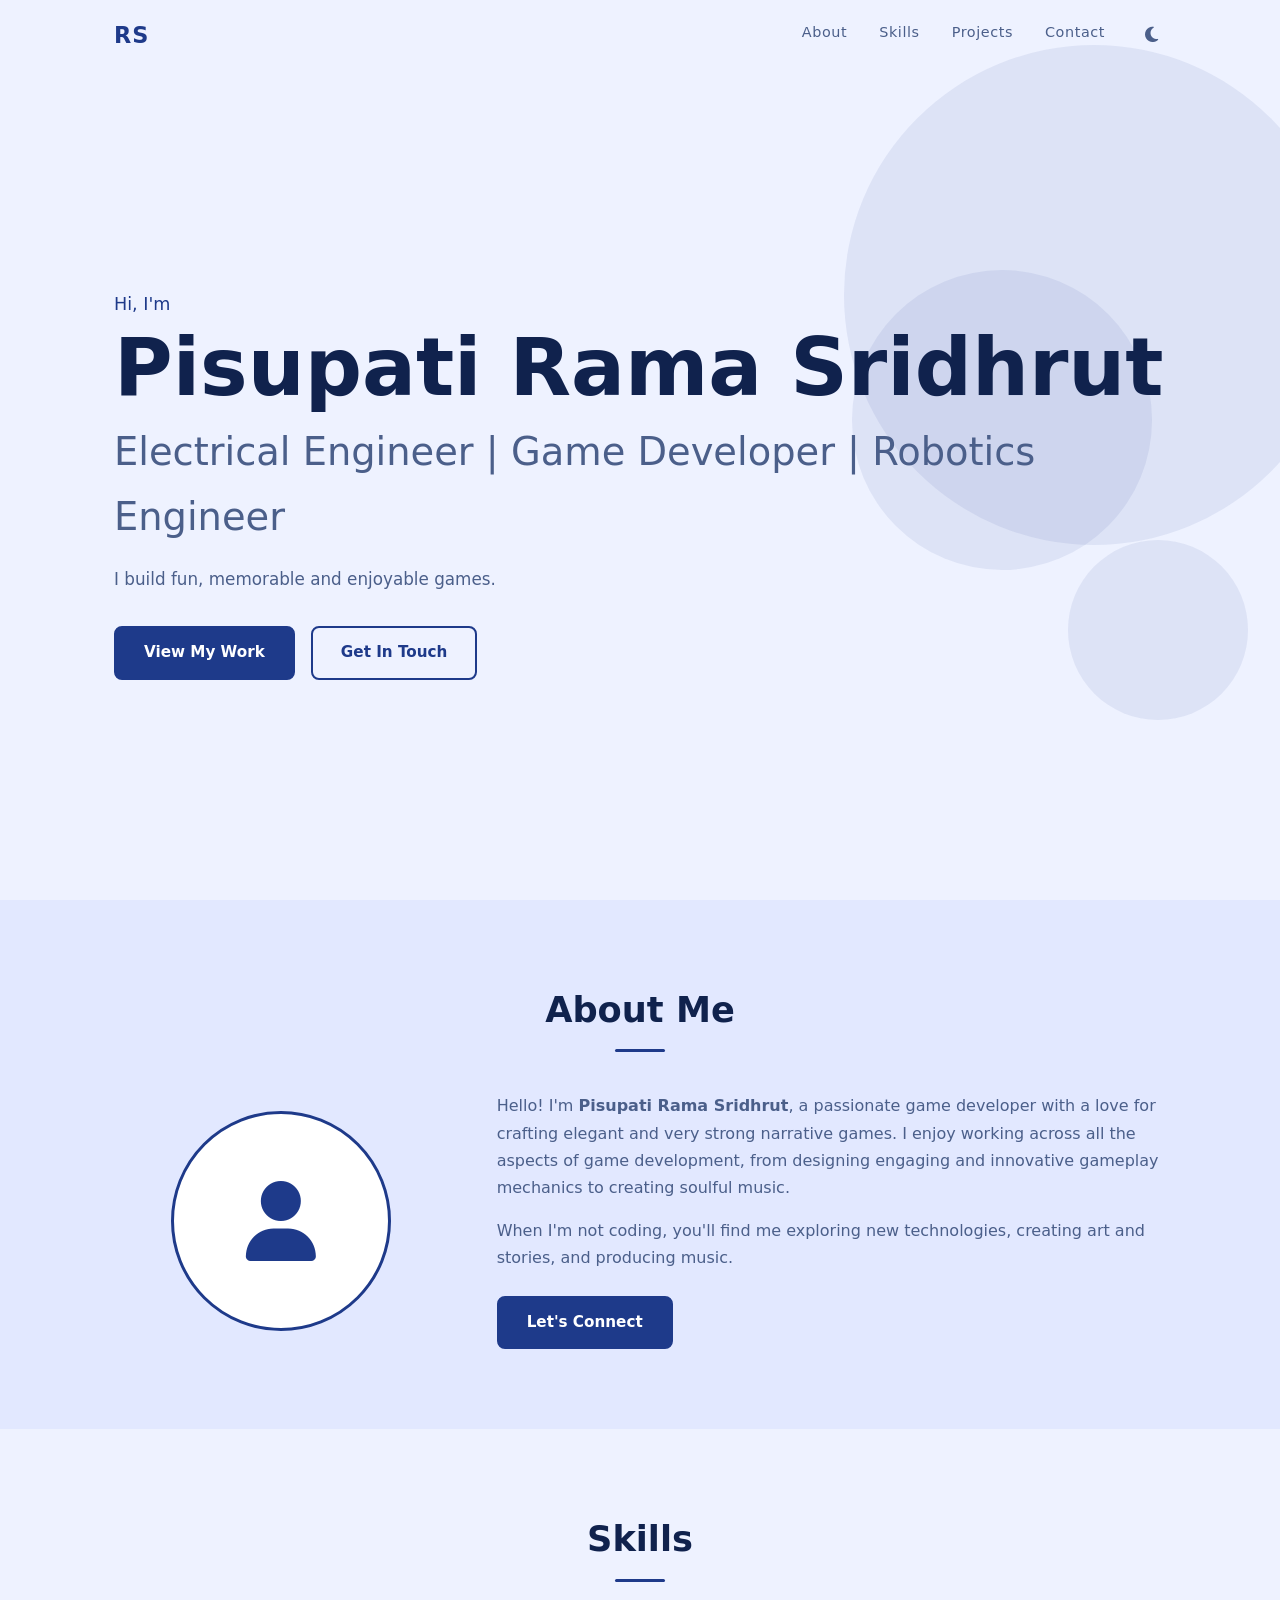
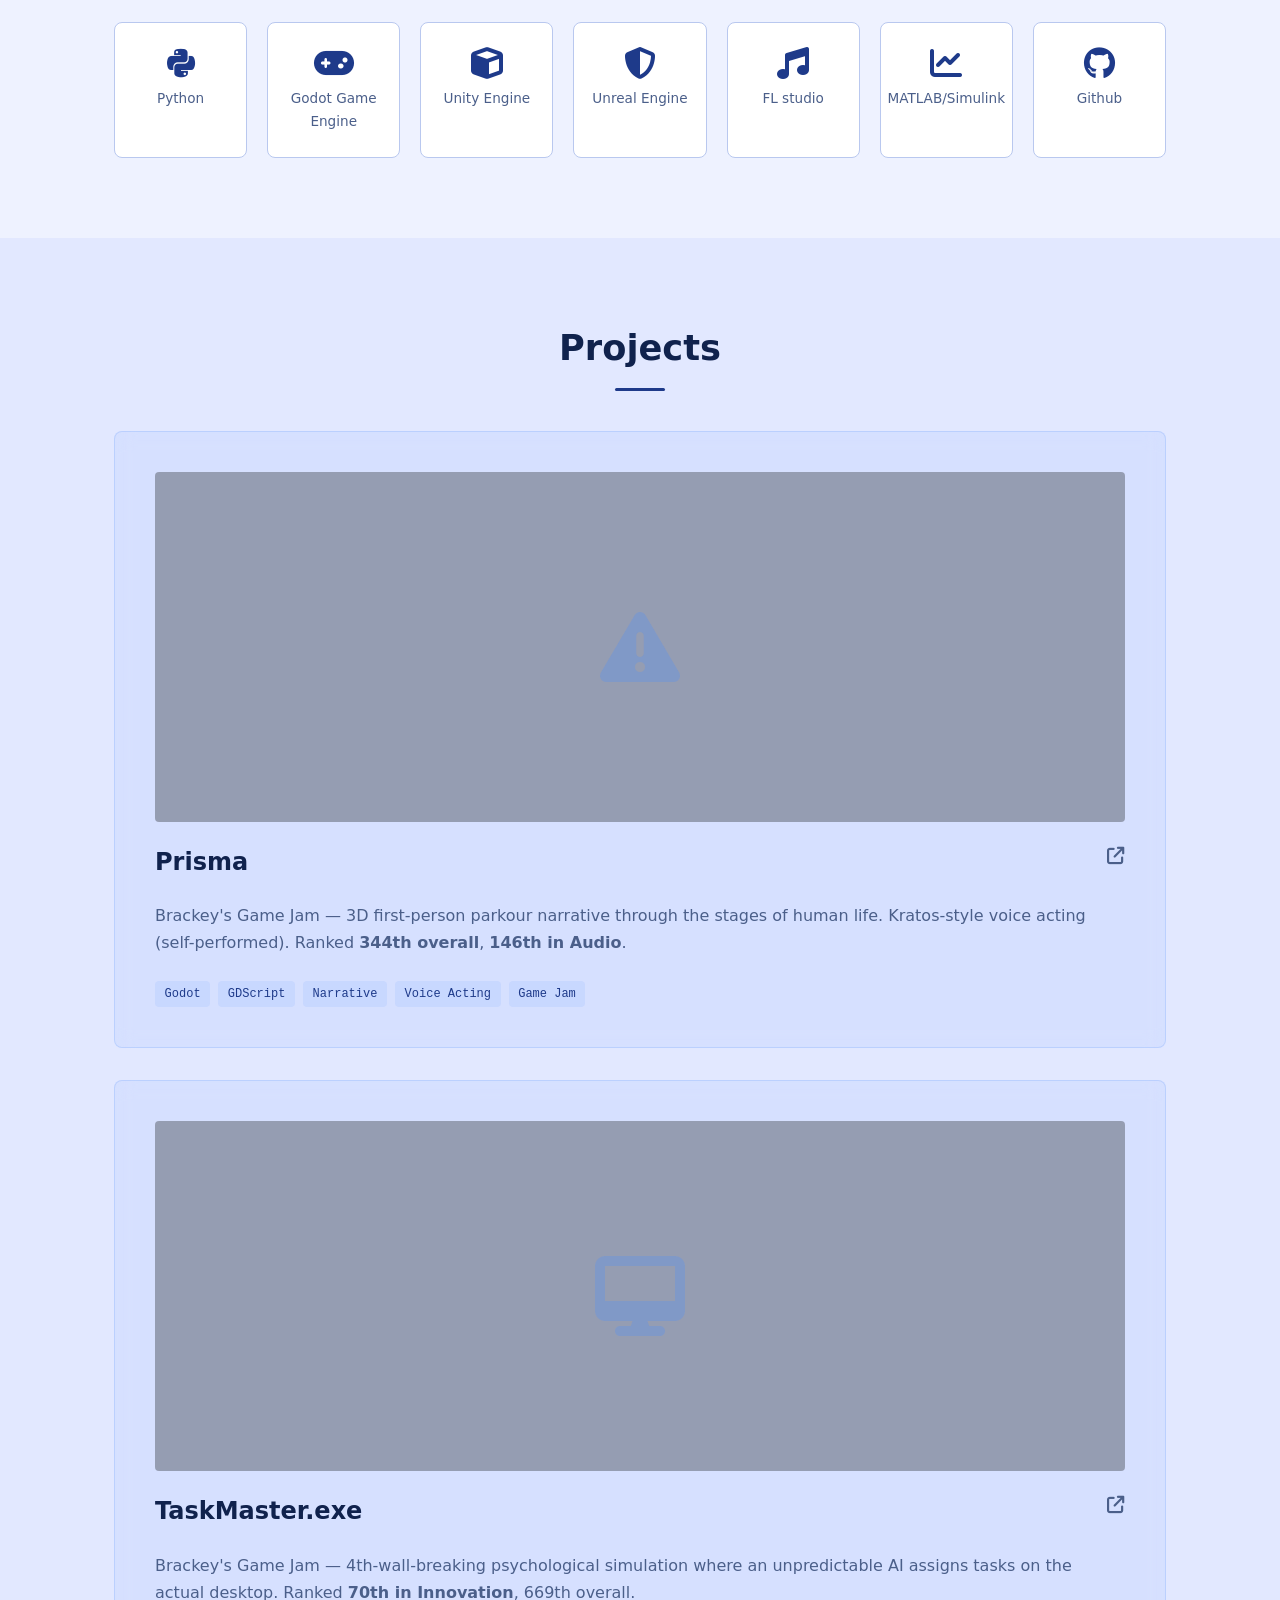
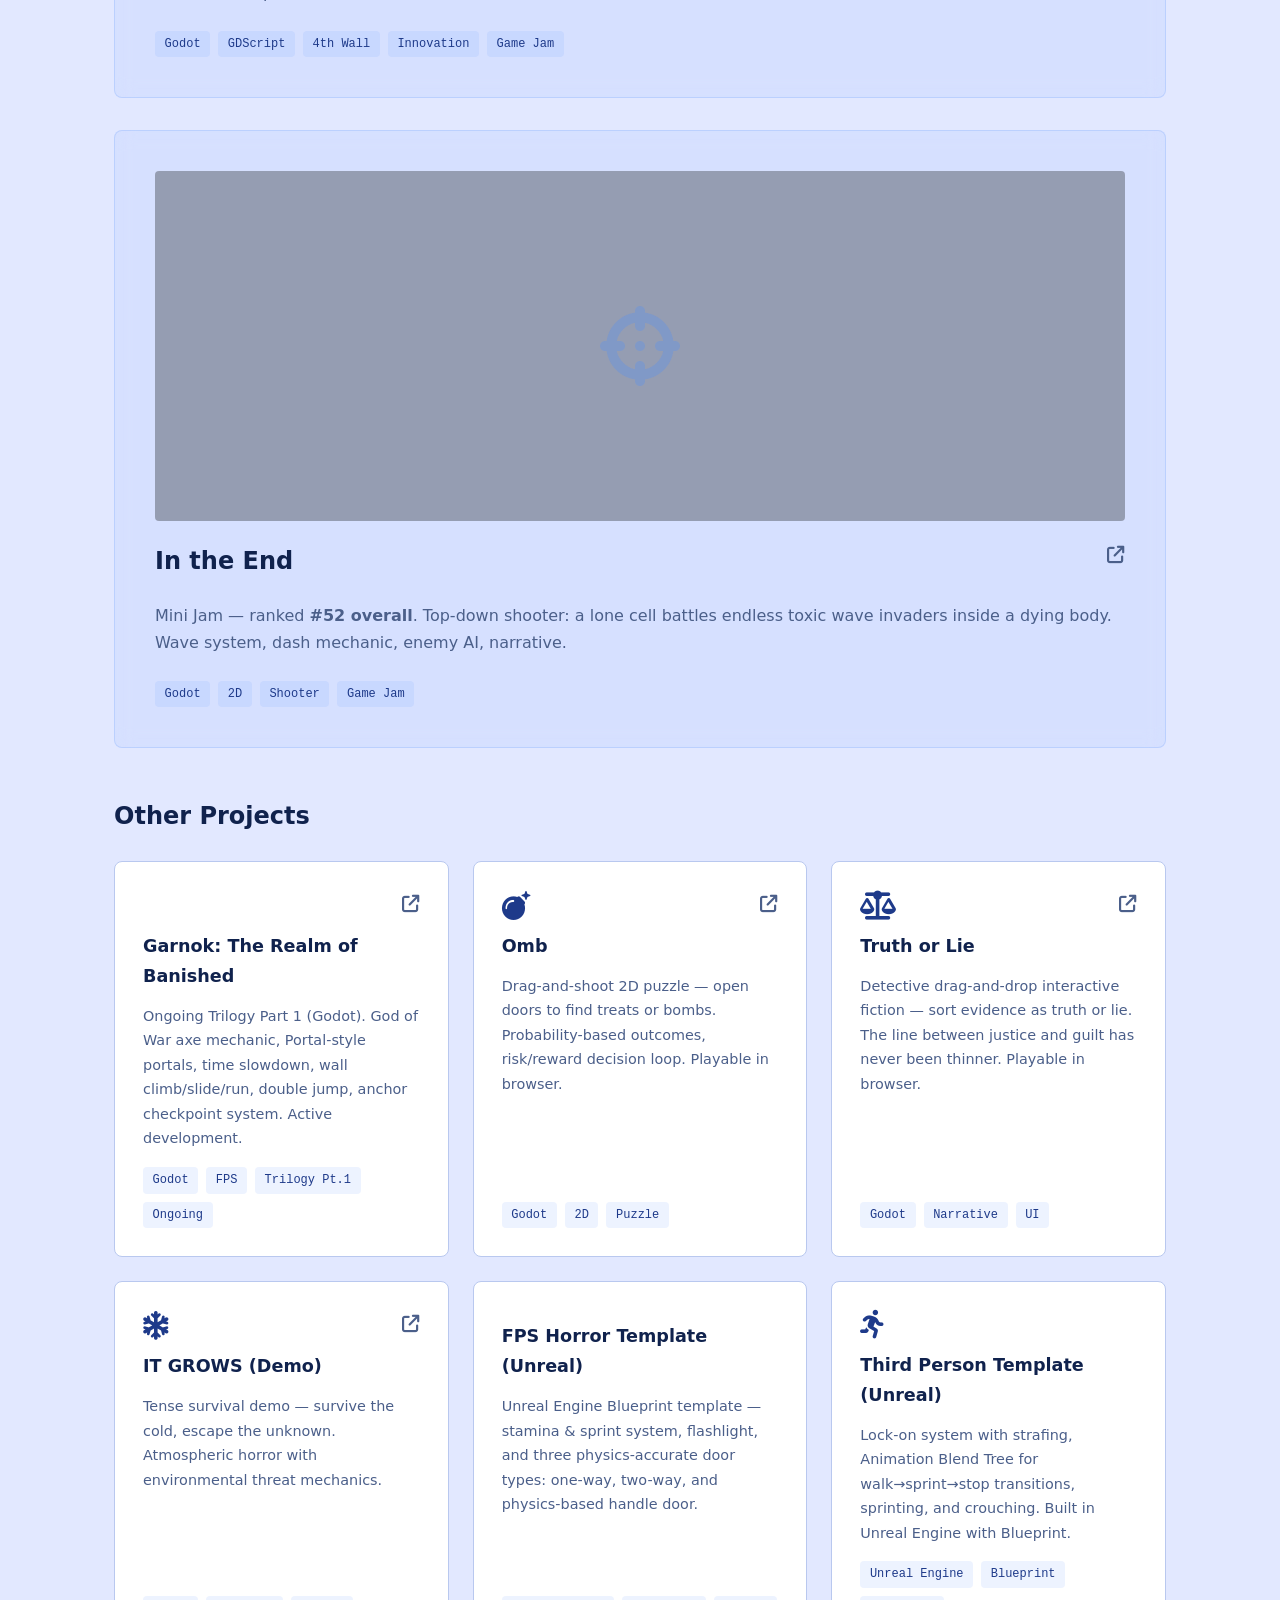
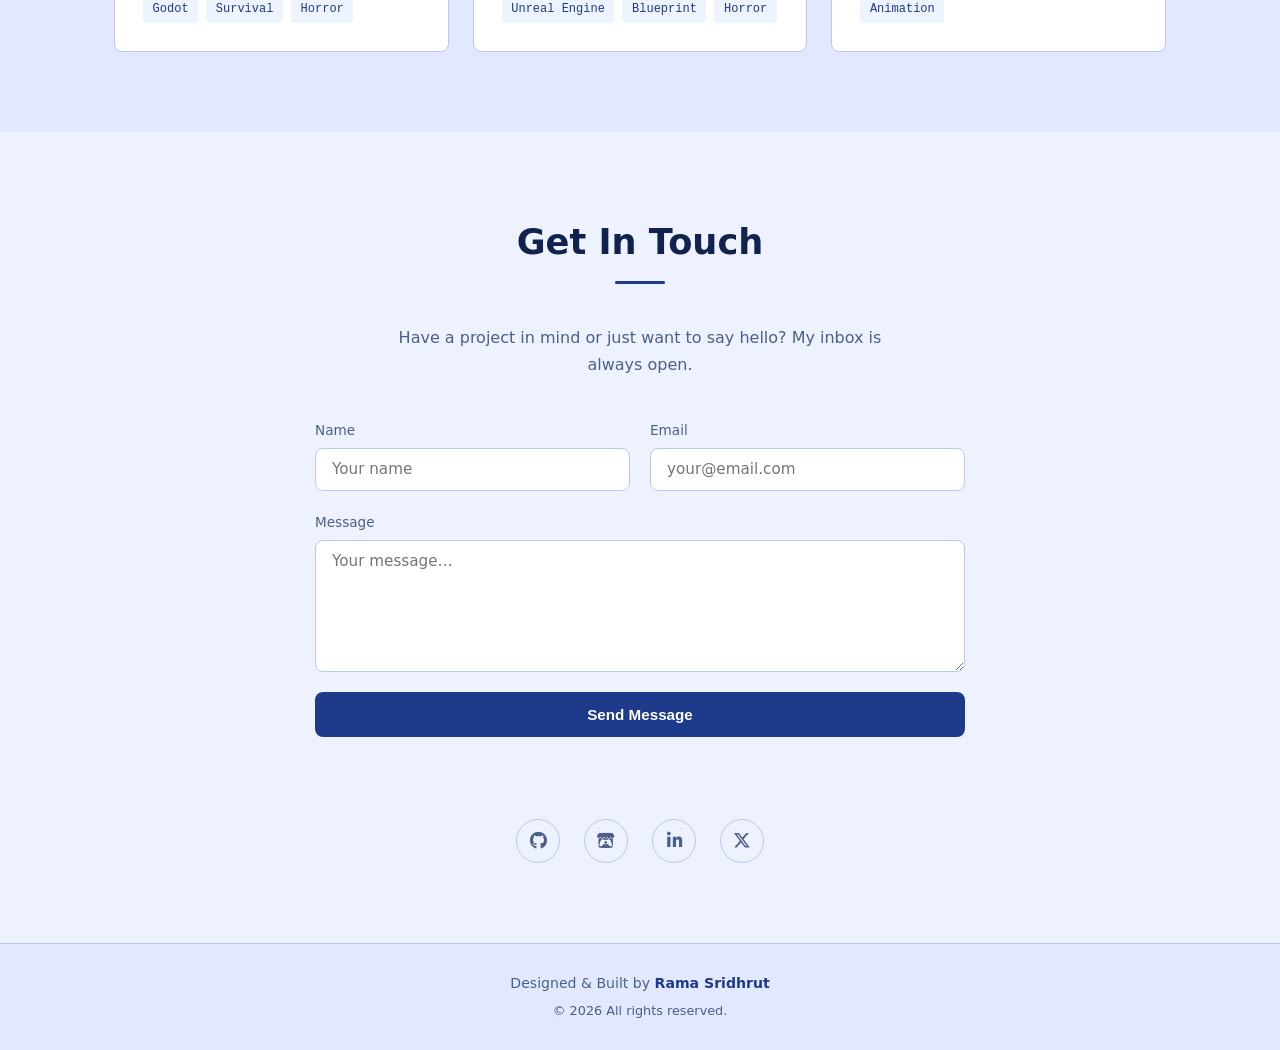
<file: Other portfolios/onepage-portfolio-single.html>
<!DOCTYPE html>
<html lang="en">
<head>
  <meta charset="UTF-8" />
  <meta name="viewport" content="width=device-width, initial-scale=1.0" />
  <title>Pisupati Rama Sridhrut – Portfolio (Single File)</title>
  <link
    rel="stylesheet"
    href="https://cdnjs.cloudflare.com/ajax/libs/font-awesome/6.5.0/css/all.min.css"
    crossorigin="anonymous"
    referrerpolicy="no-referrer"
  />
  <style>
/* Inlined style.css */
:root {
  --color-bg:         #eef2ff;
  --color-bg-alt:     #e2e8ff;
  --color-surface:    #ffffff;
  --color-primary:    #1e3a8a;
  --color-primary-dk: #172d6a;
  --color-text:       #10224d;
  --color-text-dim:   #4b5f8a;
  --color-border:     #b9c8ef;
  --color-white:      #10224d;

  --ff-sans: 'Segoe UI', system-ui, -apple-system, sans-serif;
  --ff-mono: 'Fira Code', 'Courier New', monospace;

  --radius: 8px;
  --transition: 0.3s ease;
  --max-w: 1100px;
  --nav-h: 70px;
}

/* Dark theme */
body.dark-theme {
  --color-bg:         #070f24;
  --color-bg-alt:     #0b1633;
  --color-surface:    #102046;
  --color-primary:    #3f62c9;
  --color-primary-dk: #2f4eab;
  --color-text:       #d6e1ff;
  --color-text-dim:   #9eb0de;
  --color-border:     #233b73;
  --color-white:      #ffffff;
}

/* =================================================== */
*, *::before, *::after { box-sizing: border-box; margin: 0; padding: 0; }
html { scroll-behavior: smooth; scroll-padding-top: var(--nav-h); }
body { font-family: var(--ff-sans); background-color: var(--color-bg); color: var(--color-text); line-height: 1.7; overflow-x: hidden; }
img { max-width: 100%; display: block; }
a { color: inherit; text-decoration: none; transition: color var(--transition); }
ul { list-style: none; }
.container { max-width: var(--max-w); margin-inline: auto; padding-inline: 1.5rem; }
.section { padding-block: 5rem; }
.section-title { font-size: clamp(1.6rem, 4vw, 2.2rem); font-weight: 700; color: var(--color-white); margin-bottom: 2.5rem; text-align: center; position: relative; }
.section-title::after { content: ''; display: block; width: 50px; height: 3px; background: var(--color-primary); margin: 0.6rem auto 0; border-radius: 2px; }
.btn { display: inline-block; padding: 0.75rem 1.75rem; border-radius: var(--radius); font-weight: 600; font-size: 0.95rem; cursor: pointer; transition: background var(--transition), color var(--transition), border-color var(--transition), transform var(--transition); border: 2px solid transparent; }
.btn-primary { background: var(--color-primary); color: #ffffff; border-color: var(--color-primary); }
.btn-primary:hover { background: var(--color-primary-dk); border-color: var(--color-primary-dk); transform: translateY(-2px); }
.btn-outline { background: transparent; color: var(--color-primary); border-color: var(--color-primary); }
.btn-outline:hover { background: var(--color-primary); color: #ffffff; transform: translateY(-2px); }
.navbar { position: fixed; top: 0; left: 0; right: 0; height: var(--nav-h); z-index: 1000; background: transparent; transition: background var(--transition), box-shadow var(--transition); }
.navbar.scrolled { background: rgba(10, 15, 30, 0.95); backdrop-filter: blur(10px); box-shadow: 0 1px 0 var(--color-border); }
.nav-container { max-width: var(--max-w); margin-inline: auto; padding-inline: 1.5rem; height: 100%; display: flex; align-items: center; justify-content: space-between; }
.nav-logo { font-size: 1.4rem; font-weight: 800; color: var(--color-primary); letter-spacing: 0.05em; }
.nav-links { display: flex; gap: 2rem; }
.nav-links a { font-size: 0.9rem; font-weight: 500; color: var(--color-text-dim); letter-spacing: 0.04em; }
.nav-links a:hover, .nav-links a.active { color: var(--color-primary); }
.theme-toggle { background: transparent; border: none; color: var(--color-text-dim); font-size: 1.1rem; cursor: pointer; padding: 8px; border-radius: var(--radius); transition: color var(--transition), background var(--transition); display: flex; align-items: center; justify-content: center; }
.theme-toggle:hover { color: var(--color-primary); background: rgba(37, 99, 235, 0.1); }
.theme-toggle i { transition: transform var(--transition); }
.theme-toggle:hover i { transform: rotate(20deg); }
.nav-toggle { display: none; flex-direction: column; gap: 5px; background: transparent; border: none; cursor: pointer; padding: 4px; }
.nav-toggle span { display: block; width: 24px; height: 2px; background: var(--color-text); border-radius: 2px; transition: transform var(--transition), opacity var(--transition); }
.nav-toggle.open span:nth-child(1) { transform: translateY(7px) rotate(45deg); }
.nav-toggle.open span:nth-child(2) { opacity: 0; }
.nav-toggle.open span:nth-child(3) { transform: translateY(-7px) rotate(-45deg); }
.hero { min-height: 100vh; display: flex; align-items: center; padding-top: var(--nav-h); position: relative; overflow: hidden; }
.hero-content { max-width: var(--max-w); margin-inline: auto; padding-inline: 1.5rem; position: relative; z-index: 1; }
.hero-greeting { font-size: 1.1rem; color: var(--color-primary); font-weight: 500; margin-bottom: 0.25rem; }
.hero-name { font-size: clamp(2.5rem, 8vw, 5rem); font-weight: 800; color: var(--color-white); line-height: 1.1; margin-bottom: 0.4rem; }
.hero-role { font-size: clamp(1.4rem, 4vw, 2.4rem); color: var(--color-text-dim); font-weight: 500; margin-bottom: 1rem; }
.hero-tagline { max-width: 480px; color: var(--color-text-dim); font-size: 1.05rem; margin-bottom: 2rem; }
.hero-cta { display: flex; flex-wrap: wrap; gap: 1rem; }
.hero-graphic { position: absolute; top: 0; right: 0; width: 50%; height: 100%; pointer-events: none; }
.circle { position: absolute; border-radius: 50%; opacity: 0.08; background: var(--color-primary); }
.circle-1 { width: 500px; height: 500px; top: 5%;  right: -10%; }
.circle-2 { width: 300px; height: 300px; top: 30%; right: 20%; }
.circle-3 { width: 180px; height: 180px; top: 60%; right: 5%;  }
.about { background: var(--color-bg-alt); }
.about-grid { display: grid; grid-template-columns: 1fr 2fr; gap: 3rem; align-items: center; }
.avatar-placeholder { width: 220px; height: 220px; border-radius: 50%; background: var(--color-surface); border: 3px solid var(--color-primary); display: flex; align-items: center; justify-content: center; font-size: 5rem; color: var(--color-primary); margin-inline: auto; }
.about-text p { color: var(--color-text-dim); margin-bottom: 1rem; }
.about-text .btn { margin-top: 0.5rem; }
.skills-grid { display: grid; grid-template-columns: repeat(auto-fill, minmax(130px, 1fr)); gap: 1.25rem; }
.skill-card { background: var(--color-surface); border: 1px solid var(--color-border); border-radius: var(--radius); padding: 1.5rem 1rem; display: flex; flex-direction: column; align-items: center; text-align: center; transition: border-color var(--transition), transform var(--transition); }
.skill-card:hover { border-color: var(--color-primary); transform: translateY(-4px); }
.skill-icon { font-size: 2rem; color: var(--color-primary); margin-bottom: 0.5rem; }
.skill-card span { font-size: 0.85rem; color: var(--color-text-dim); }
.projects { background: var(--color-bg-alt); }
.featured-projects { display: flex; flex-direction: column; gap: 2rem; margin-bottom: 3rem; }
.featured-project-card { background: rgba(79, 142, 247, 0.08); border: 1px solid rgba(79, 142, 247, 0.2); border-radius: var(--radius); padding: 2.5rem; display: flex; flex-direction: column; gap: 1.25rem; backdrop-filter: blur(10px); transition: all var(--transition); min-height: 600px; }
.featured-project-card:hover { background: rgba(79, 142, 247, 0.12); border-color: rgba(79, 142, 247, 0.4); transform: translateY(-3px); }
.featured-video-container { width: 100%; height: 350px; border-radius: calc(var(--radius) - 4px); overflow: hidden; background: rgba(0, 0, 0, 0.3); }
.featured-video { width: 100%; height: 100%; object-fit: cover; }
.featured-project-header { display: flex; justify-content: space-between; align-items: flex-start; gap: 1rem; }
.featured-project-header h3 { font-size: 1.5rem; color: var(--color-white); margin: 0; }
.featured-project-card > p { font-size: 1rem; color: var(--color-text-dim); margin: 0; }
.subsection-title { font-size: 1.5rem; color: var(--color-white); margin-top: 2rem; margin-bottom: 1.5rem; font-weight: 600; }
.projects-grid { display: grid; grid-template-columns: repeat(auto-fill, minmax(300px, 1fr)); gap: 1.5rem; }
.project-card { background: var(--color-surface); border: 1px solid var(--color-border); border-radius: var(--radius); padding: 1.75rem; display: flex; flex-direction: column; gap: 0.75rem; transition: border-color var(--transition), transform var(--transition); }
.project-card:hover { border-color: var(--color-primary); transform: translateY(-5px); }
.project-header { display: flex; justify-content: space-between; align-items: center; }
.project-header > i { font-size: 1.8rem; color: var(--color-primary); }
.project-links { display: flex; gap: 1rem; }
.project-links a { font-size: 1.1rem; color: var(--color-text-dim); }
.project-links a:hover { color: var(--color-primary); }
.project-card h3 { font-size: 1.1rem; color: var(--color-white); }
.project-card p { font-size: 0.9rem; color: var(--color-text-dim); flex: 1; }
.project-tags { display: flex; flex-wrap: wrap; gap: 0.5rem; margin-top: 0.25rem; }
.project-tags li { font-size: 0.75rem; font-family: var(--ff-mono); color: var(--color-primary); background: rgba(79, 142, 247, 0.1); padding: 0.2rem 0.6rem; border-radius: 4px; }
.contact-subtitle { text-align: center; color: var(--color-text-dim); max-width: 500px; margin-inline: auto; margin-bottom: 2.5rem; }
.contact-form { max-width: 650px; margin-inline: auto; display: flex; flex-direction: column; gap: 1.25rem; }
.form-row { display: grid; grid-template-columns: 1fr 1fr; gap: 1.25rem; }
.form-group { display: flex; flex-direction: column; gap: 0.4rem; }
.form-group label { font-size: 0.85rem; color: var(--color-text-dim); font-weight: 500; }
.form-group input, .form-group textarea { background: var(--color-surface); border: 1px solid var(--color-border); border-radius: var(--radius); color: var(--color-text); font-family: var(--ff-sans); font-size: 0.95rem; padding: 0.7rem 1rem; outline: none; transition: border-color var(--transition); resize: vertical; }
.form-group input:focus, .form-group textarea:focus { border-color: var(--color-primary); }
.form-group input.error, .form-group textarea.error { border-color: #e05c5c; }
.form-status { font-size: 0.9rem; margin-top: -0.25rem; min-height: 1.2em; }
.form-status.success { color: #4caf82; }
.form-status.error   { color: #e05c5c; }
.social-links { display: flex; justify-content: center; gap: 1.5rem; margin-top: 3rem; }
.social-links a { width: 44px; height: 44px; border-radius: 50%; border: 1px solid var(--color-border); display: flex; align-items: center; justify-content: center; font-size: 1.1rem; color: var(--color-text-dim); transition: border-color var(--transition), color var(--transition), transform var(--transition); }
.social-links a:hover { border-color: var(--color-primary); color: var(--color-primary); transform: translateY(-3px); }
.footer { background: var(--color-bg-alt); border-top: 1px solid var(--color-border); text-align: center; padding: 1.75rem 1.5rem; font-size: 0.88rem; color: var(--color-text-dim); }
.footer strong { color: var(--color-primary); }
.footer-copy { margin-top: 0.3rem; font-size: 0.8rem; }
@media (max-width: 768px) {
  .nav-toggle { display: flex; }
  .nav-links { position: fixed; top: var(--nav-h); left: 0; right: 0; background: rgba(10, 15, 30, 0.97); flex-direction: column; align-items: center; gap: 0; padding-block: 1rem; transform: translateY(-110%); transition: transform var(--transition); }
  .nav-links.open { transform: translateY(0); }
  .nav-links li { width: 100%; text-align: center; }
  .nav-links a { display: block; padding: 0.8rem 1rem; }
  .about-grid { grid-template-columns: 1fr; }
  .form-row { grid-template-columns: 1fr; }
}
@media (max-width: 480px) {
  .hero-cta { flex-direction: column; }
  .btn { text-align: center; }
}
</style>
</head>
<body>
  <!-- ===== NAVIGATION ===== -->
  <nav class="navbar" id="navbar">
    <div class="nav-container">
      <a class="nav-logo" href="#hero">RS</a>
      <button class="nav-toggle" id="navToggle" aria-label="Toggle navigation">
        <span></span><span></span><span></span>
      </button>
      <ul class="nav-links" id="navLinks">
        <li><a href="#about">About</a></li>
        <li><a href="#skills">Skills</a></li>
        <li><a href="#projects">Projects</a></li>
        <li><a href="#contact">Contact</a></li>
        <li>
          <button class="theme-toggle" id="themeToggle" aria-label="Toggle dark/light theme">
            <i class="fa-solid fa-moon"></i>
          </button>
        </li>
      </ul>
    </div>
  </nav>

  <!-- ===== HERO ===== -->
  <section class="hero" id="hero">
    <div class="hero-content">
      <p class="hero-greeting">Hi, I'm</p>
      <h1 class="hero-name">Pisupati Rama Sridhrut</h1>
      <h2 class="hero-role">Electrical Engineer | Game Developer | Robotics Engineer</h2>
      <p class="hero-tagline">I build fun, memorable and enjoyable games.</p>
      <div class="hero-cta">
        <a class="btn btn-primary" href="#projects">View My Work</a>
        <a class="btn btn-outline" href="#contact">Get In Touch</a>
      </div>
    </div>
    <div class="hero-graphic" aria-hidden="true">
      <div class="circle circle-1"></div>
      <div class="circle circle-2"></div>
      <div class="circle circle-3"></div>
    </div>
  </section>

  <!-- ===== ABOUT ===== -->
  <section class="section about" id="about">
    <div class="container">
      <h2 class="section-title">About Me</h2>
      <div class="about-grid">
        <div class="about-image">
          <div class="avatar-placeholder" aria-label="Profile photo placeholder">
            <i class="fa-solid fa-user"></i>
          </div>
        </div>
        <div class="about-text">
          <p>
            Hello! I'm <strong>Pisupati Rama Sridhrut</strong>, a passionate game developer with a love for crafting elegant and very strong narrative games. I enjoy working across all the aspects of game development, from designing engaging and innovative gameplay mechanics to creating soulful music.
          </p>
          <p>
            When I'm not coding, you'll find me exploring new technologies, creating art and stories, and producing music.
          </p>
          <a class="btn btn-primary" href="#contact">Let's Connect</a>
        </div>
      </div>
    </div>
  </section>

  <!-- ===== SKILLS ===== -->
  <section class="section skills" id="skills">
    <div class="container">
      <h2 class="section-title">Skills</h2>
      <div class="skills-grid">
        <div class="skill-card"><i class="fa-brands fa-python skill-icon" aria-hidden="true"></i><span>Python</span></div>
        <div class="skill-card"><i class="fa-solid fa-gamepad skill-icon" aria-hidden="true"></i><span>Godot Game Engine</span></div>
        <div class="skill-card"><i class="fa-solid fa-cube skill-icon" aria-hidden="true"></i><span>Unity Engine</span></div>
        <div class="skill-card"><i class="fa-solid fa-shield-halved skill-icon" aria-hidden="true"></i><span>Unreal Engine</span></div>
        <div class="skill-card"><i class="fa-solid fa-music skill-icon" aria-hidden="true"></i><span>FL studio</span></div>
        <div class="skill-card"><i class="fa-solid fa-chart-line skill-icon" aria-hidden="true"></i><span>MATLAB/Simulink</span></div>
        <div class="skill-card"><i class="fa-brands fa-github skill-icon" aria-hidden="true"></i><span>Github</span></div>
      </div>
    </div>
  </section>

  <!-- ===== PROJECTS ===== -->
  <section class="section projects" id="projects">
    <div class="container">
      <h2 class="section-title">Projects</h2>
      <!-- Featured: Jam games with itch links -->
      <div class="featured-projects">
        <article class="featured-project-card">
          <div class="featured-video-container" style="display:flex;align-items:center;justify-content:center;background:rgba(0,0,0,0.3);">
            <i class="fa-solid fa-triangle-exclamation" style="font-size:5rem;color:rgba(79,142,247,0.3);"></i>
          </div>
          <div class="featured-project-header">
            <h3>Prisma</h3>
            <div class="project-links">
              <a href="https://a-m-a-r-a-m.itch.io/prisma" target="_blank" rel="noopener" aria-label="Play on itch.io"><i class="fa-solid fa-arrow-up-right-from-square"></i></a>
            </div>
          </div>
          <p>Brackey's Game Jam — 3D first-person parkour narrative through the stages of human life. Kratos-style voice acting (self-performed). Ranked <strong>344th overall</strong>, <strong>146th in Audio</strong>.</p>
          <ul class="project-tags"><li>Godot</li><li>GDScript</li><li>Narrative</li><li>Voice Acting</li><li>Game Jam</li></ul>
        </article>

        <article class="featured-project-card">
          <div class="featured-video-container" style="display:flex;align-items:center;justify-content:center;background:rgba(0,0,0,0.3);">
            <i class="fa-solid fa-desktop" style="font-size:5rem;color:rgba(79,142,247,0.3);"></i>
          </div>
          <div class="featured-project-header">
            <h3>TaskMaster.exe</h3>
            <div class="project-links">
              <a href="https://a-m-a-r-a-m.itch.io/taskmasterexe" target="_blank" rel="noopener" aria-label="Play on itch.io"><i class="fa-solid fa-arrow-up-right-from-square"></i></a>
            </div>
          </div>
          <p>Brackey's Game Jam — 4th-wall-breaking psychological simulation where an unpredictable AI assigns tasks on the actual desktop. Ranked <strong>70th in Innovation</strong>, 669th overall.</p>
          <ul class="project-tags"><li>Godot</li><li>GDScript</li><li>4th Wall</li><li>Innovation</li><li>Game Jam</li></ul>
        </article>

        <article class="featured-project-card">
          <div class="featured-video-container" style="display:flex;align-items:center;justify-content:center;background:rgba(0,0,0,0.3);">
            <i class="fa-solid fa-crosshairs" style="font-size:5rem;color:rgba(79,142,247,0.3);"></i>
          </div>
          <div class="featured-project-header">
            <h3>In the End</h3>
            <div class="project-links">
              <a href="https://a-m-a-r-a-m.itch.io/in-the-end" target="_blank" rel="noopener" aria-label="Play on itch.io"><i class="fa-solid fa-arrow-up-right-from-square"></i></a>
            </div>
          </div>
          <p>Mini Jam — ranked <strong>#52 overall</strong>. Top-down shooter: a lone cell battles endless toxic wave invaders inside a dying body. Wave system, dash mechanic, enemy AI, narrative.</p>
          <ul class="project-tags"><li>Godot</li><li>2D</li><li>Shooter</li><li>Game Jam</li></ul>
        </article>
      </div>

      <h3 class="subsection-title">Other Projects</h3>
      <div class="projects-grid">

        <article class="project-card">
          <div class="project-header">
            <i class="fa-solid fa-axe" aria-hidden="true"></i>
            <div class="project-links">
              <a href="https://a-m-a-r-a-m.itch.io/" target="_blank" rel="noopener" aria-label="itch.io profile"><i class="fa-solid fa-arrow-up-right-from-square"></i></a>
            </div>
          </div>
          <h3>Garnok: The Realm of Banished</h3>
          <p>Ongoing Trilogy Part 1 (Godot). God of War axe mechanic, Portal-style portals, time slowdown, wall climb/slide/run, double jump, anchor checkpoint system. Active development.</p>
          <ul class="project-tags"><li>Godot</li><li>FPS</li><li>Trilogy Pt.1</li><li>Ongoing</li></ul>
        </article>

        <article class="project-card">
          <div class="project-header">
            <i class="fa-solid fa-bomb" aria-hidden="true"></i>
            <div class="project-links">
              <a href="https://a-m-a-r-a-m.itch.io/omb" target="_blank" rel="noopener" aria-label="Play on itch.io"><i class="fa-solid fa-arrow-up-right-from-square"></i></a>
            </div>
          </div>
          <h3>Omb</h3>
          <p>Drag-and-shoot 2D puzzle — open doors to find treats or bombs. Probability-based outcomes, risk/reward decision loop. Playable in browser.</p>
          <ul class="project-tags"><li>Godot</li><li>2D</li><li>Puzzle</li></ul>
        </article>

        <article class="project-card">
          <div class="project-header">
            <i class="fa-solid fa-scale-balanced" aria-hidden="true"></i>
            <div class="project-links">
              <a href="https://a-m-a-r-a-m.itch.io/truth-or-lie" target="_blank" rel="noopener" aria-label="Play on itch.io"><i class="fa-solid fa-arrow-up-right-from-square"></i></a>
            </div>
          </div>
          <h3>Truth or Lie</h3>
          <p>Detective drag-and-drop interactive fiction — sort evidence as truth or lie. The line between justice and guilt has never been thinner. Playable in browser.</p>
          <ul class="project-tags"><li>Godot</li><li>Narrative</li><li>UI</li></ul>
        </article>

        <article class="project-card">
          <div class="project-header">
            <i class="fa-solid fa-snowflake" aria-hidden="true"></i>
            <div class="project-links">
              <a href="https://a-m-a-r-a-m.itch.io/it-grows" target="_blank" rel="noopener" aria-label="Play on itch.io"><i class="fa-solid fa-arrow-up-right-from-square"></i></a>
            </div>
          </div>
          <h3>IT GROWS (Demo)</h3>
          <p>Tense survival demo — survive the cold, escape the unknown. Atmospheric horror with environmental threat mechanics.</p>
          <ul class="project-tags"><li>Godot</li><li>Survival</li><li>Horror</li></ul>
        </article>

        <article class="project-card">
          <div class="project-header">
            <i class="fa-solid fa-flashlight" aria-hidden="true"></i>
            <div class="project-links"></div>
          </div>
          <h3>FPS Horror Template (Unreal)</h3>
          <p>Unreal Engine Blueprint template — stamina & sprint system, flashlight, and three physics-accurate door types: one-way, two-way, and physics-based handle door.</p>
          <ul class="project-tags"><li>Unreal Engine</li><li>Blueprint</li><li>Horror</li></ul>
        </article>

        <article class="project-card">
          <div class="project-header">
            <i class="fa-solid fa-person-running" aria-hidden="true"></i>
            <div class="project-links"></div>
          </div>
          <h3>Third Person Template (Unreal)</h3>
          <p>Lock-on system with strafing, Animation Blend Tree for walk→sprint→stop transitions, sprinting, and crouching. Built in Unreal Engine with Blueprint.</p>
          <ul class="project-tags"><li>Unreal Engine</li><li>Blueprint</li><li>Animation</li></ul>
        </article>

      </div>
    </div>
  </section>

  <!-- ===== CONTACT ===== -->
  <section class="section contact" id="contact">
    <div class="container">
      <h2 class="section-title">Get In Touch</h2>
      <p class="contact-subtitle">Have a project in mind or just want to say hello? My inbox is always open.</p>
      <form class="contact-form" id="contactForm" novalidate>
        <div class="form-row">
          <div class="form-group">
            <label for="name">Name</label>
            <input type="text" id="name" name="name" placeholder="Your name" required />
          </div>
          <div class="form-group">
            <label for="email">Email</label>
            <input type="email" id="email" name="email" placeholder="your@email.com" required />
          </div>
        </div>
        <div class="form-group">
          <label for="message">Message</label>
          <textarea id="message" name="message" rows="6" placeholder="Your message…" required></textarea>
        </div>
        <button type="submit" class="btn btn-primary">Send Message</button>
        <p class="form-status" id="formStatus" aria-live="polite"></p>
      </form>
      <div class="social-links">
        <a href="https://github.com/RamaSridhrut570" target="_blank" rel="noopener noreferrer" aria-label="GitHub"><i class="fa-brands fa-github"></i></a>
        <a href="https://a-m-a-r-a-m.itch.io/" target="_blank" rel="noopener noreferrer" aria-label="itch.io"><i class="fa-brands fa-itch-io"></i></a>
        <a href="#" aria-label="LinkedIn"><i class="fa-brands fa-linkedin-in"></i></a>
        <a href="#" aria-label="Twitter"><i class="fa-brands fa-x-twitter"></i></a>
      </div>
    </div>
  </section>

  <!-- ===== FOOTER ===== -->
  <footer class="footer">
    <p>Designed &amp; Built by <strong>Rama Sridhrut</strong></p>
    <p class="footer-copy">&copy; <span id="year"></span> All rights reserved.</p>
  </footer>

  <script>
/* Inlined script.js */
// Theme Toggle: Dark/Light mode
const themeToggle = document.getElementById('themeToggle');
const html = document.documentElement;
const savedTheme = localStorage.getItem('theme');
const prefersDark = window.matchMedia('(prefers-color-scheme: dark)').matches;
const initialTheme = savedTheme || (prefersDark ? 'dark' : 'light');
if (initialTheme === 'dark') {
  html.setAttribute('data-theme', 'dark');
  document.body.classList.add('dark-theme');
  themeToggle.innerHTML = '<i class="fa-solid fa-sun"></i>';
} else {
  html.setAttribute('data-theme', 'light');
  document.body.classList.remove('dark-theme');
  themeToggle.innerHTML = '<i class="fa-solid fa-moon"></i>';
}
themeToggle.addEventListener('click', () => {
  const currentTheme = html.getAttribute('data-theme');
  const newTheme = currentTheme === 'dark' ? 'light' : 'dark';
  html.setAttribute('data-theme', newTheme);
  document.body.classList.toggle('dark-theme');
  localStorage.setItem('theme', newTheme);
  if (newTheme === 'dark') {
    themeToggle.innerHTML = '<i class="fa-solid fa-sun"></i>';
  } else {
    themeToggle.innerHTML = '<i class="fa-solid fa-moon"></i>';
  }
});

// Navbar: scroll effect + active-link highlighting
const navbar   = document.getElementById('navbar');
const navLinks = document.querySelectorAll('.nav-links a');
const sections = document.querySelectorAll('section[id]');
function onScroll() {
  navbar.classList.toggle('scrolled', window.scrollY > 20);
  const scrollMid = window.scrollY + window.innerHeight / 2;
  sections.forEach((section) => {
    const top    = section.offsetTop;
    const bottom = top + section.offsetHeight;
    if (scrollMid >= top && scrollMid < bottom) {
      navLinks.forEach((link) => link.classList.remove('active'));
      const active = document.querySelector(`.nav-links a[href="#${section.id}"]`);
      if (active) active.classList.add('active');
    }
  });
}
window.addEventListener('scroll', onScroll, { passive: true });
onScroll();

// Mobile menu toggle
const navToggle = document.getElementById('navToggle');
const navMenu   = document.getElementById('navLinks');
navToggle.addEventListener('click', () => {
  const isOpen = navMenu.classList.toggle('open');
  navToggle.classList.toggle('open', isOpen);
  navToggle.setAttribute('aria-expanded', isOpen);
});
navMenu.querySelectorAll('a').forEach((link) => {
  link.addEventListener('click', () => {
    navMenu.classList.remove('open');
    navToggle.classList.remove('open');
    navToggle.setAttribute('aria-expanded', 'false');
  });
});

// Contact form — client-side validation + feedback
const contactForm = document.getElementById('contactForm');
const formStatus  = document.getElementById('formStatus');
contactForm.addEventListener('submit', (e) => {
  e.preventDefault();
  const nameEl    = document.getElementById('name');
  const emailEl   = document.getElementById('email');
  const messageEl = document.getElementById('message');
  [nameEl, emailEl, messageEl].forEach((el) => el.classList.remove('error'));
  formStatus.textContent = '';
  formStatus.className   = 'form-status';
  let valid = true;
  if (!nameEl.value.trim()) { nameEl.classList.add('error'); valid = false; }
  const emailPattern = /^[^\s@]+@[^\s@]+\.[^\s@]+$/;
  if (!emailPattern.test(emailEl.value.trim())) { emailEl.classList.add('error'); valid = false; }
  if (!messageEl.value.trim()) { messageEl.classList.add('error'); valid = false; }
  if (!valid) { formStatus.textContent = 'Please fill in all fields correctly.'; formStatus.classList.add('error'); return; }
  formStatus.textContent = "Thanks for reaching out! I'll get back to you soon.";
  formStatus.classList.add('success');
  contactForm.reset();
});

// Footer year
const yearEl = document.getElementById('year'); if (yearEl) yearEl.textContent = new Date().getFullYear();
  </script>
</body>
</html>
</file>
